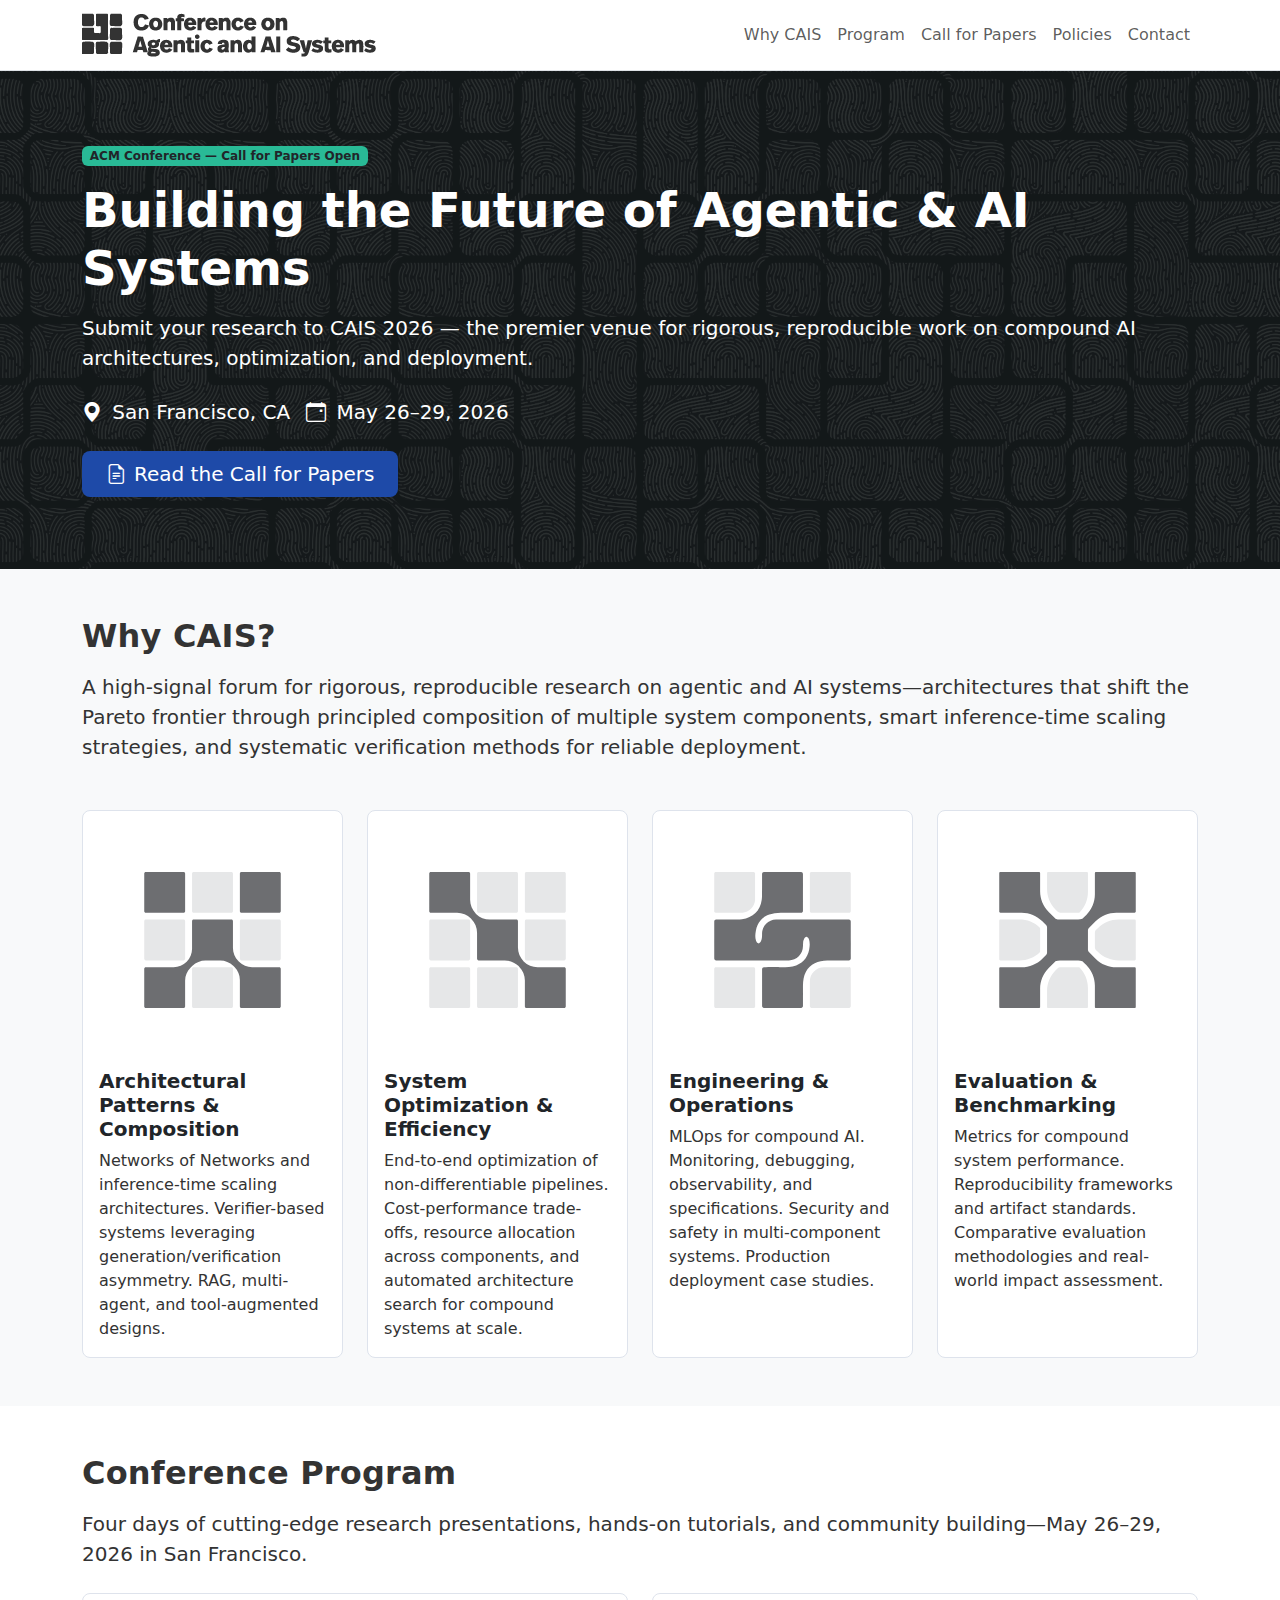
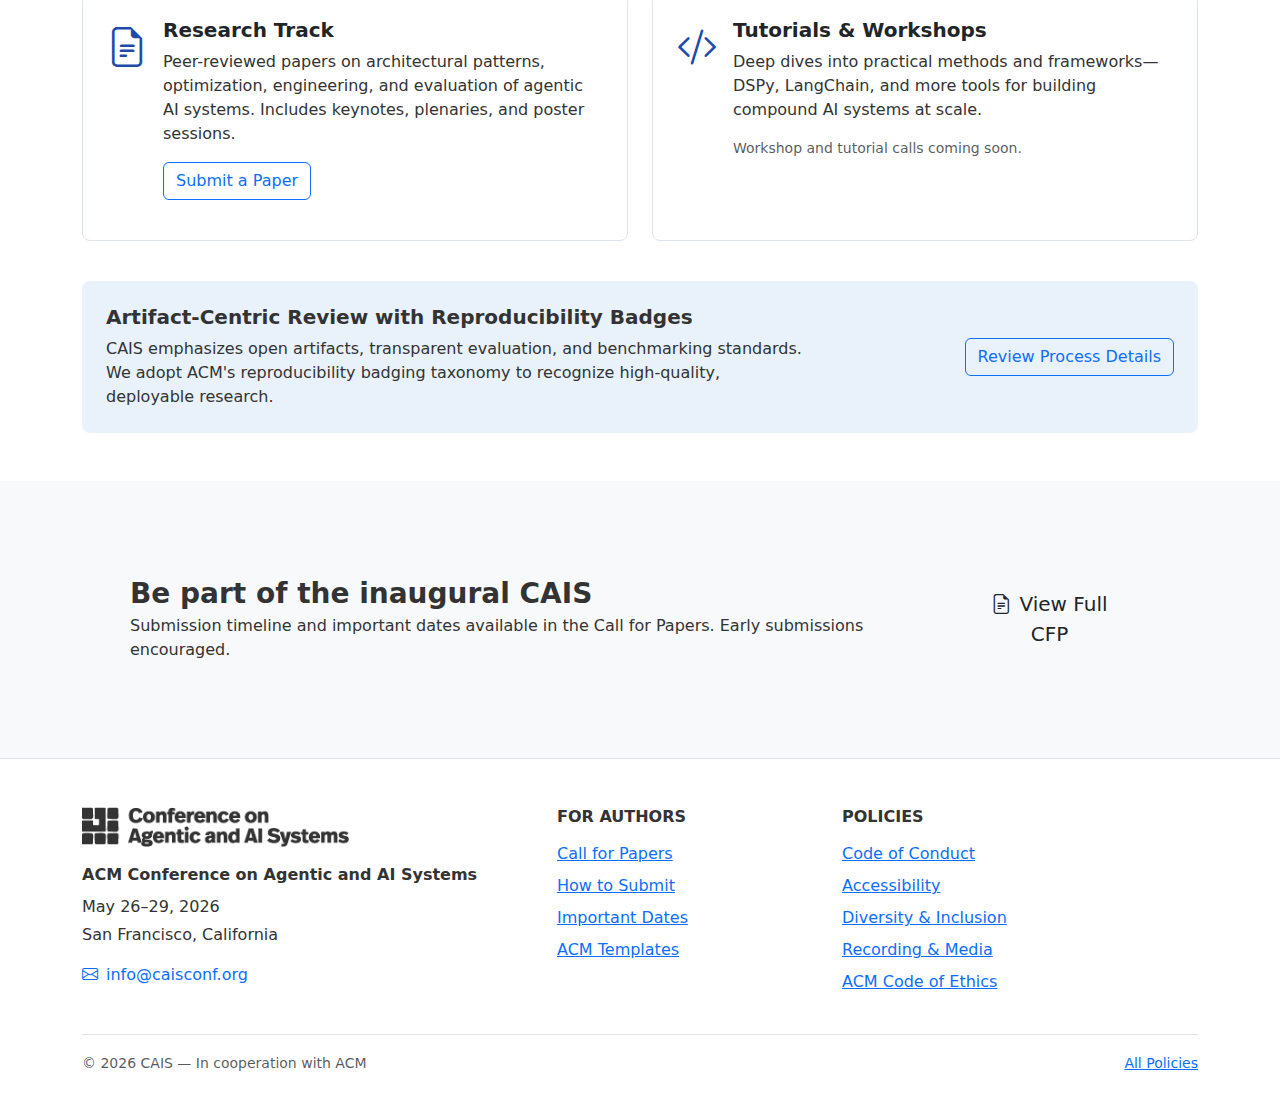
<file: index_OnlyCFP.html>
<!doctype html>
<html lang="en">
<head>
  <meta charset="utf-8" />
  <meta name="viewport" content="width=device-width, initial-scale=1" />
  <title>CAIS 2026 — ACM Conference on Agentic and AI Systems | Call for Papers</title>
  <meta name="description" content="Call for Papers now open for CAIS 2026 — the ACM Conference on Agentic and AI Systems. Submit your research on compound AI architectures, optimization, and deployment. May 26–29, 2026 in San Francisco." />
  
  <!-- Canonical URL -->
  <link rel="canonical" href="https://caisconf.org/" />

  <!-- Open Graph / Twitter -->
  <meta property="og:type" content="website" />
  <meta property="og:title" content="CAIS 2026 — Call for Papers" />
  <meta property="og:description" content="Submit your research on agentic and AI systems. May 26–29, 2026 in San Francisco." />
  <meta property="og:image" content="https://caisconf.org/assets/images/CAIS_hero1.png" />
  <meta property="og:url" content="https://caisconf.org/" />
  <meta name="twitter:card" content="summary_large_image" />

  <!-- Preconnects -->
  <link rel="preconnect" href="https://cdn.jsdelivr.net" crossorigin>

  <!-- Bootstrap 5 CSS -->
  <link href="https://cdn.jsdelivr.net/npm/bootstrap@5.3.3/dist/css/bootstrap.min.css" rel="stylesheet" integrity="sha384-QWTKZyjpPEjISv5WaRU9OFeRpok6YctnYmDr5pNlyT2bRjXh0JMhjY6hW+ALEwIH" crossorigin="anonymous" />

  <!-- Bootstrap Icons -->
  <link href="https://cdn.jsdelivr.net/npm/bootstrap-icons@1.11.3/font/bootstrap-icons.min.css" rel="stylesheet" />

  <!-- Custom Styles -->
  <link href="assets/css/styles.css" rel="stylesheet" />

  <!-- JSON-LD Structured Data -->
  <script type="application/ld+json">
  {
    "@context": "https://schema.org",
    "@type": "Event",
    "name": "CAIS 2026 — ACM Conference on Agentic and AI Systems",
    "description": "The premier venue for rigorous research on compound AI systems, optimization, and deployment.",
    "startDate": "2026-05-26",
    "endDate": "2026-05-29",
    "eventStatus": "https://schema.org/EventScheduled",
    "eventAttendanceMode": "https://schema.org/OfflineEventAttendanceMode",
    "location": {
      "@type": "Place",
      "name": "San Francisco, CA",
      "address": {
        "@type": "PostalAddress",
        "addressLocality": "San Francisco",
        "addressRegion": "CA",
        "addressCountry": "US"
      }
    },
    "organizer": {
      "@type": "Organization",
      "name": "ACM",
      "url": "https://www.acm.org"
    },
    "offers": {
      "@type": "Offer",
      "url": "https://caisconf.org/pages/cais-2026-cfp.html",
      "availability": "https://schema.org/InStock"
    }
  }
  </script>
</head>
<body>

  <!-- Skip to main content (accessibility) -->
  <a href="#main" class="visually-hidden-focusable">Skip to main content</a>

  <!-- ===== NAV ===== -->
  <nav class="navbar navbar-expand-lg bg-white border-bottom sticky-top" aria-label="Primary navigation">
    <div class="container">
      <a class="navbar-brand d-flex align-items-center" href="/" aria-label="CAIS 2026 Home">
        <img src="./assets/images/CAIS Logo Long.png" alt="CAIS 2026" class="brand-logo" loading="eager" decoding="async" style="max-height:6vh; height:auto; width:auto;" />
      </a>
      <button class="navbar-toggler" type="button" data-bs-toggle="collapse" data-bs-target="#navMain" aria-controls="navMain" aria-expanded="false" aria-label="Toggle navigation">
        <span class="navbar-toggler-icon"></span>
      </button>
      <div id="navMain" class="collapse navbar-collapse">
        <ul class="navbar-nav ms-auto mb-2 mb-lg-0 align-items-lg-center">
          <li class="nav-item"><a class="nav-link" href="#why">Why CAIS</a></li>
          <li class="nav-item"><a class="nav-link" href="#program">Program</a></li>
          <li class="nav-item"><a class="nav-link" href="./pages/cais-2026-cfp.html">Call for Papers</a></li>
          <li class="nav-item"><a class="nav-link" href="./pages/policies.html">Policies</a></li>
          <li class="nav-item"><a class="nav-link" href="#contact">Contact</a></li>
        </ul>
      </div>
    </div>
  </nav>

  <!-- ===== MAIN CONTENT ===== -->
  <main id="main">

    <!-- ===== HERO ===== -->
    <header class="hero">
      <div class="container content">
        <div class="row align-items-center">
          <div class="col-12">
            <span class="badge badge-cais text-dark fw-semibold mb-3">ACM Conference — Call for Papers Open</span>
            <h1 class="display-5 fw-bold mb-3">Building the Future of Agentic &amp; AI Systems</h1>
            <p class="lead mb-4">Submit your research to CAIS 2026 — the premier venue for rigorous, reproducible work on compound AI architectures, optimization, and deployment.</p>
            <div class="d-flex flex-wrap align-items-center gap-3 mb-4">
              <span class="fs-5"><i class="bi bi-geo-alt-fill me-1" aria-hidden="true"></i> San Francisco, CA</span>
              <span class="fs-5"><i class="bi bi-calendar-event me-1" aria-hidden="true"></i> May 26–29, 2026</span>
            </div>
            <div class="d-flex flex-wrap gap-2">
              <a href="./pages/cais-2026-cfp.html" class="btn btn-primary btn-lg px-4" style="background:var(--cais-blue); border:none;">
                <i class="bi bi-file-earmark-text me-2"></i>Read the Call for Papers
              </a>
            </div>
          </div>
        </div>
      </div>
    </header>

    <!-- ===== WHY CAIS (Pillars) ===== -->
    <section id="why" class="py-5 bg-light">
      <div class="container">
        <h2 class="section-title mb-3">Why CAIS?</h2>
        <p class="lead mb-5">A high-signal forum for rigorous, reproducible research on agentic and AI systems—architectures that shift the Pareto frontier through principled composition of multiple system components, smart inference-time scaling strategies, and systematic verification methods for reliable deployment.</p>
        <div class="row g-4">
          <div class="col-md-6 col-lg-3">
            <div class="card card-quiet p-3 h-100">
              <img src="./assets/images/Pillars_composition.svg" class="rounded mb-3" alt="Architectural Patterns & Composition" loading="lazy" />
              <h3 class="h5 fw-bold">Architectural Patterns &amp; Composition</h3>
              <p class="mb-0">Networks of Networks and inference-time scaling architectures. Verifier-based systems leveraging generation/verification asymmetry. RAG, multi-agent, and tool-augmented designs.</p>
            </div>
          </div>
          <div class="col-md-6 col-lg-3">
            <div class="card card-quiet p-3 h-100">
              <img src="./assets/images/Pillars_optimization.svg" class="rounded mb-3" alt="System Optimization & Efficiency" loading="lazy" />
              <h3 class="h5 fw-bold">System Optimization &amp; Efficiency</h3>
              <p class="mb-0">End-to-end optimization of non-differentiable pipelines. Cost-performance trade-offs, resource allocation across components, and automated architecture search for compound systems at scale.</p>
            </div>
          </div>
          <div class="col-md-6 col-lg-3">
            <div class="card card-quiet p-3 h-100">
              <img src="./assets/images/Pillars_EngOps.svg" class="rounded mb-3" alt="Engineering & Operations" loading="lazy" />
              <h3 class="h5 fw-bold">Engineering &amp; Operations</h3>
              <p class="mb-0">MLOps for compound AI. Monitoring, debugging, observability, and specifications. Security and safety in multi-component systems. Production deployment case studies.</p>
            </div>
          </div>
          <div class="col-md-6 col-lg-3">
            <div class="card card-quiet p-3 h-100">
              <img src="./assets/images/Pillars_evaluation.svg" class="rounded mb-3" alt="Evaluation & Benchmarking" loading="lazy" />
              <h3 class="h5 fw-bold">Evaluation &amp; Benchmarking</h3>
              <p class="mb-0">Metrics for compound system performance. Reproducibility frameworks and artifact standards. Comparative evaluation methodologies and real-world impact assessment.</p>
            </div>
          </div>
        </div>
      </div>
    </section>

    <!-- ===== PROGRAM PREVIEW ===== -->
    <section id="program" class="py-5">
      <div class="container">
        <h2 class="section-title mb-3">Conference Program</h2>
        <p class="lead mb-4">Four days of cutting-edge research presentations, hands-on tutorials, and community building—May 26–29, 2026 in San Francisco.</p>
        
        <div class="row g-4">
          <div class="col-md-6">
            <div class="card card-quiet p-4 h-100">
              <div class="d-flex align-items-start gap-3 mb-3">
                <div class="flex-shrink-0">
                  <i class="bi bi-file-earmark-text fs-1" style="color:var(--cais-blue);" aria-hidden="true"></i>
                </div>
                <div>
                  <h3 class="h5 fw-bold mb-2">Research Track</h3>
                  <p class="mb-3">Peer-reviewed papers on architectural patterns, optimization, engineering, and evaluation of agentic AI systems. Includes keynotes, plenaries, and poster sessions.</p>
                  <a href="./pages/cais-2026-cfp.html" class="btn btn-outline-primary">Submit a Paper</a>
                </div>
              </div>
            </div>
          </div>
          <div class="col-md-6">
            <div class="card card-quiet p-4 h-100">
              <div class="d-flex align-items-start gap-3 mb-3">
                <div class="flex-shrink-0">
                  <i class="bi bi-code-slash fs-1" style="color:var(--cais-blue);" aria-hidden="true"></i>
                </div>
                <div>
                  <h3 class="h5 fw-bold mb-2">Tutorials &amp; Workshops</h3>
                  <p class="mb-3">Deep dives into practical methods and frameworks—DSPy, LangChain, and more tools for building compound AI systems at scale.</p>
                  <p class="text-muted mb-0 small">Workshop and tutorial calls coming soon.</p>
                </div>
              </div>
            </div>
          </div>
        </div>

        <!-- Rigor & Recognition (simplified) -->
        <div class="row g-4 mt-3">
          <div class="col-12">
            <div class="highlight-box p-4">
              <div class="row align-items-center">
                <div class="col-lg-8">
                  <h3 class="h5 fw-bold mb-2">Artifact-Centric Review with Reproducibility Badges</h3>
                  <p class="mb-0">CAIS emphasizes open artifacts, transparent evaluation, and benchmarking standards. We adopt ACM's reproducibility badging taxonomy to recognize high-quality, deployable research.</p>
                </div>
                <div class="col-lg-4 text-lg-end mt-3 mt-lg-0">
                  <a href="./pages/cais-2026-cfp.html#review" class="btn btn-outline-primary">Review Process Details</a>
                </div>
              </div>
            </div>
          </div>
        </div>
      </div>
    </section>

    <!-- ===== CTA BAND ===== -->
    <section class="py-5 bg-light">
      <div class="container">
        <div class="cta-band p-4 p-lg-5 d-flex flex-column flex-lg-row align-items-lg-center justify-content-between gap-3">
          <div>
            <h2 class="h3 fw-bold mb-1">Be part of the inaugural CAIS</h2>
            <p class="mb-0">Submission timeline and important dates available in the Call for Papers. Early submissions encouraged.</p>
          </div>
          <div>
            <a class="btn btn-light btn-lg text-dark px-4" href="./pages/cais-2026-cfp.html">
              <i class="bi bi-file-earmark-text me-2"></i>View Full CFP
            </a>
          </div>
        </div>
      </div>
    </section>

  </main>

  <!-- ===== FOOTER ===== -->
  <footer id="contact" class="pt-5 pb-4 border-top">
    <div class="container">
      <div class="row g-4">
        <div class="col-md-5">
          <div class="d-flex align-items-center mb-3">
            <img src="assets/images/CAIS Logo Long.png" alt="CAIS 2026" style="max-height:40px; width:auto;" />
          </div>
          <p class="mb-2"><strong>ACM Conference on Agentic and AI Systems</strong></p>
          <p class="mb-1">May 26–29, 2026</p>
          <p class="mb-3">San Francisco, California</p>
          <p class="mb-0">
            <a href="mailto:info@caisconf.org" class="text-decoration-none">
              <i class="bi bi-envelope me-2"></i>info@caisconf.org
            </a>
          </p>
        </div>
        <div class="col-md-3">
          <h6 class="text-uppercase fw-bold mb-3">For Authors</h6>
          <ul class="list-unstyled">
            <li class="mb-2"><a href="./pages/cais-2026-cfp.html">Call for Papers</a></li>
            <li class="mb-2"><a href="./pages/cais-2026-cfp.html#submission">How to Submit</a></li>
            <li class="mb-2"><a href="./pages/cais-2026-cfp.html#dates">Important Dates</a></li>
            <li class="mb-2"><a href="https://www.acm.org/publications/proceedings-template" target="_blank" rel="noopener">ACM Templates</a></li>
          </ul>
        </div>
        <div class="col-md-4">
          <h6 class="text-uppercase fw-bold mb-3">Policies</h6>
          <ul class="list-unstyled">
            <li class="mb-2"><a href="./pages/cais-2026-code-of-conduct.html">Code of Conduct</a></li>
            <li class="mb-2"><a href="./pages/cais-2026-accessibility.html">Accessibility</a></li>
            <li class="mb-2"><a href="./pages/cais-2026-diversity-inclusion.html">Diversity &amp; Inclusion</a></li>
            <li class="mb-2"><a href="./pages/cais-2026-recording-media.html">Recording &amp; Media</a></li>
            <li class="mb-2"><a href="https://www.acm.org/code-of-ethics" target="_blank" rel="noopener">ACM Code of Ethics</a></li>
          </ul>
        </div>
      </div>
      <div class="border-top mt-4 pt-3">
        <div class="row">
          <div class="col-md-6">
            <small class="text-muted">© 2026 CAIS — In cooperation with ACM</small>
          </div>
          <div class="col-md-6 text-md-end">
            <small><a href="./pages/policies.html">All Policies</a></small>
          </div>
        </div>
      </div>
    </div>
  </footer>

  <!-- Bootstrap JS -->
  <script src="https://cdn.jsdelivr.net/npm/bootstrap@5.3.3/dist/js/bootstrap.bundle.min.js" integrity="sha384-YvpcrYf0tY3lHB60NNkmXc5s9fDVZLESaAA55NDzOxhy9GkcIdslK1eN7N6jIeHz" crossorigin="anonymous" defer></script>

  <!-- Navigation helpers -->
  <script>
    // Close mobile nav on link click
    window.addEventListener('DOMContentLoaded', function(){
      const navMain = document.getElementById('navMain');
      navMain.querySelectorAll('a.nav-link').forEach(function(link){
        link.addEventListener('click', function(){
          const bsCollapse = bootstrap.Collapse.getInstance(navMain);
          if (bsCollapse) bsCollapse.hide();
        });
      });
    });

    // Smooth scroll with reduced motion respect
    (function(){
      const links = document.querySelectorAll('a[href^="#"]');
      const prefersReduced = window.matchMedia('(prefers-reduced-motion: reduce)').matches;
      links.forEach(link => link.addEventListener('click', e => {
        const id = link.getAttribute('href');
        if(id.length > 1){
          const target = document.querySelector(id);
          if(target){
            e.preventDefault();
            target.scrollIntoView({ behavior: prefersReduced ? 'auto' : 'smooth', block: 'start' });
          }
        }
      }));
    })();
  </script>
</body>
</html>
</file>
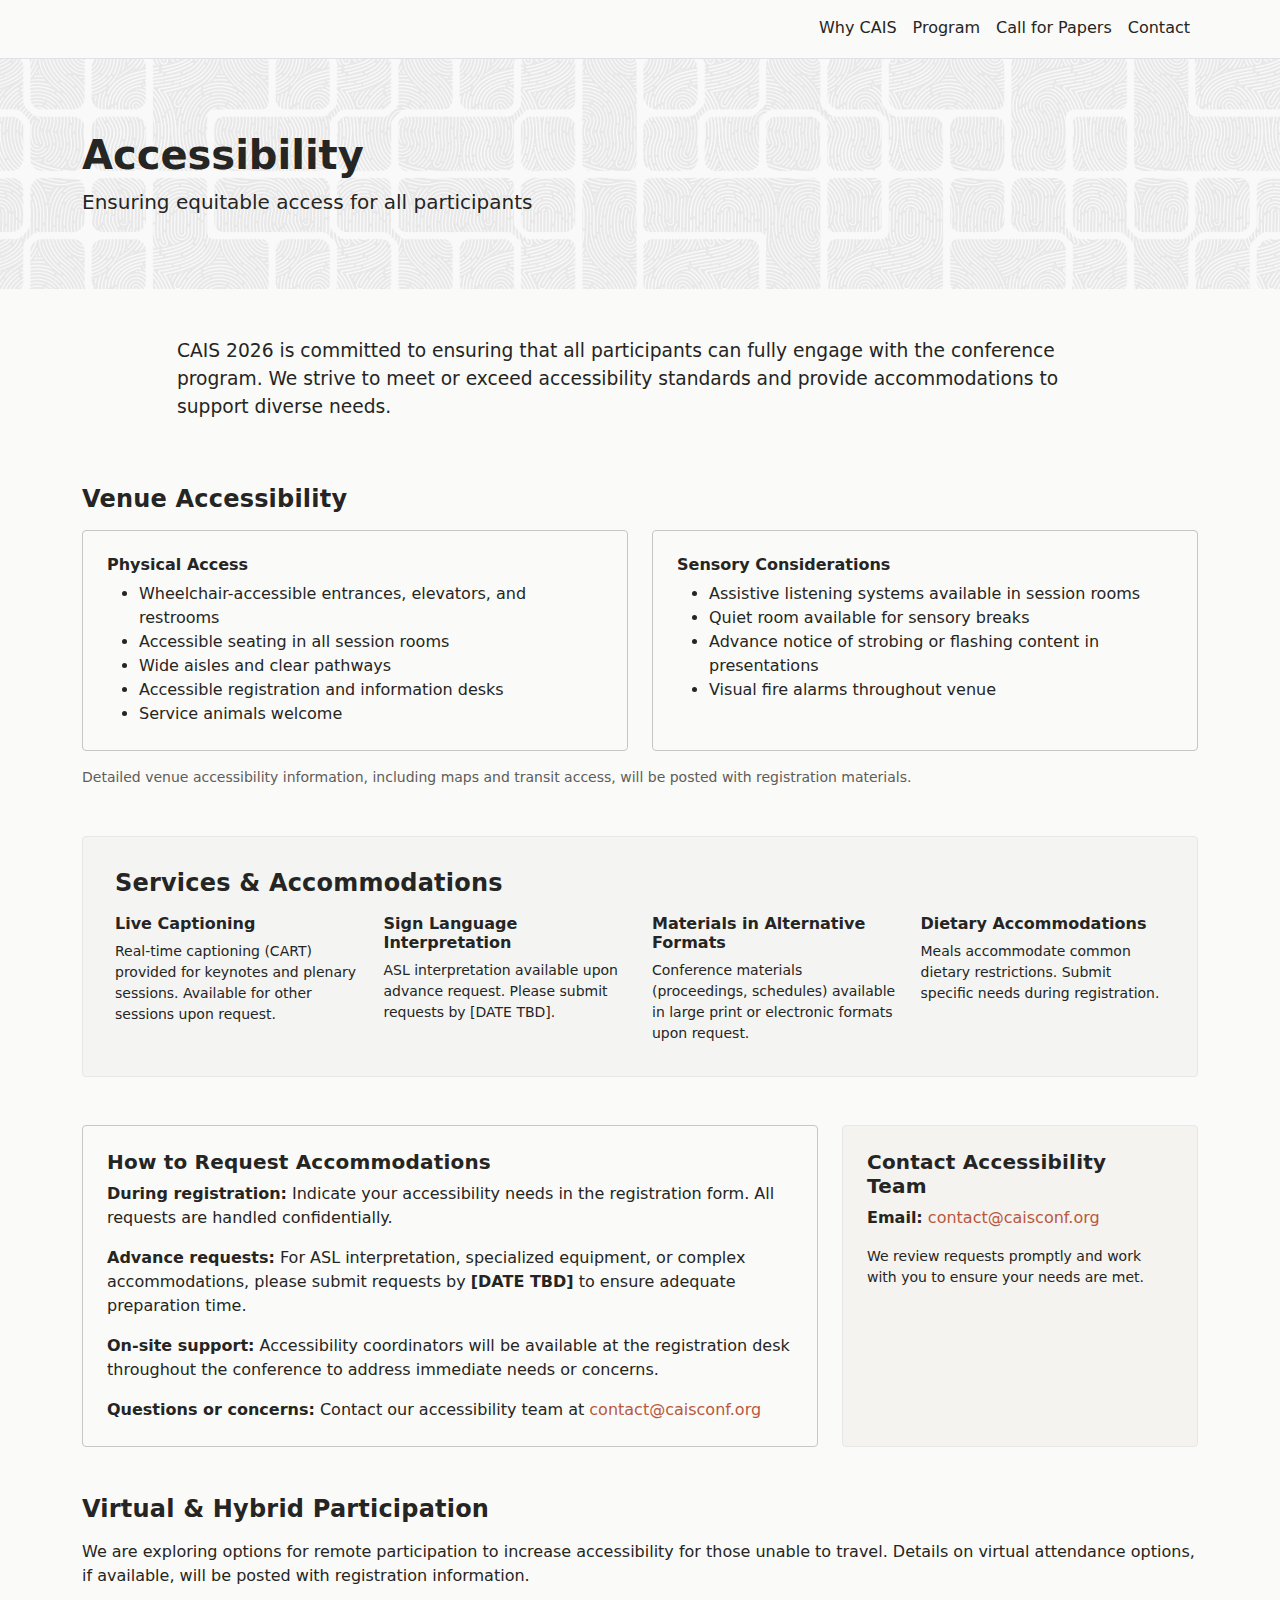
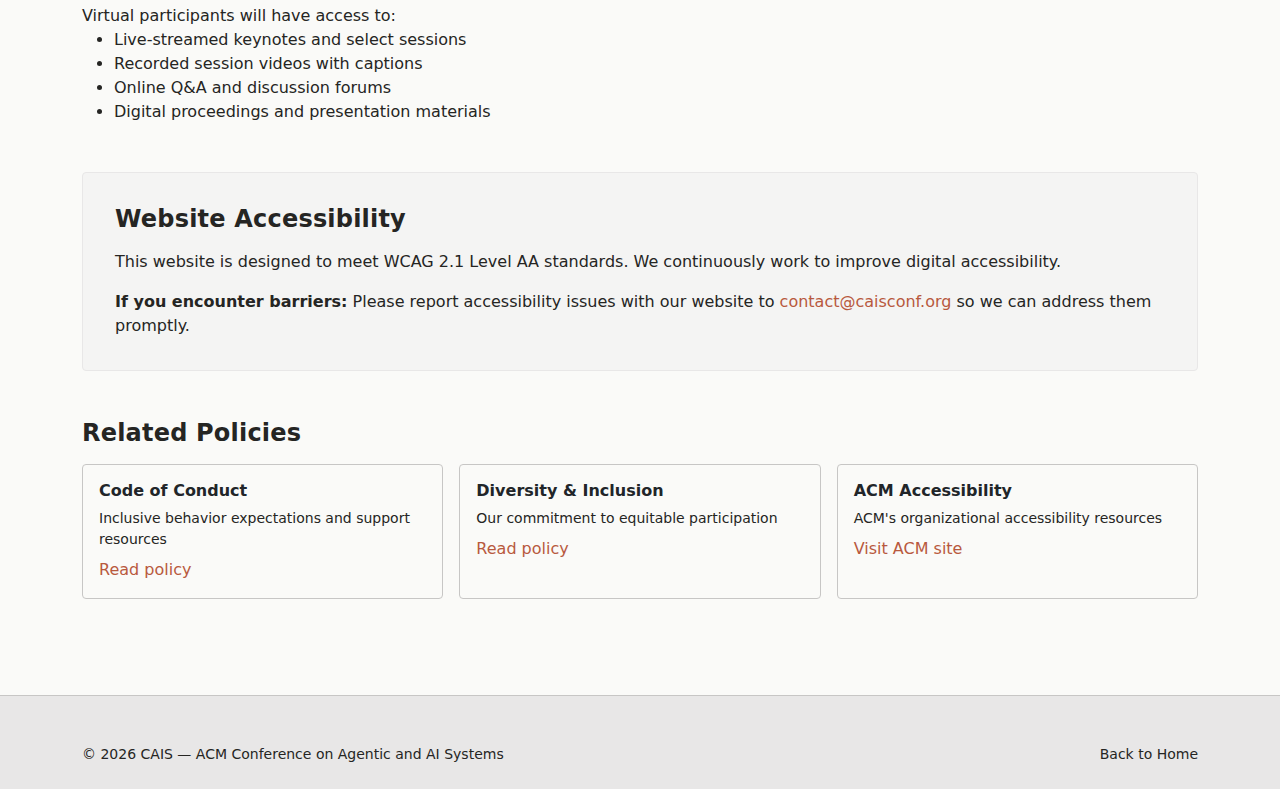
<file: pages/accessibility.html>
<!doctype html>
<html lang="en">
<head>
  <meta charset="utf-8" />
  <meta name="viewport" content="width=device-width, initial-scale=1" />
  <title>Accessibility — CAIS 2026</title>
  
  <!-- Canonical URL -->
  <link rel="canonical" href="https://caisconf.org/pages/accessibility.html" />
  
  <link href="https://cdn.jsdelivr.net/npm/bootstrap@5.3.3/dist/css/bootstrap.min.css" rel="stylesheet" />
  <link href="https://cdn.jsdelivr.net/npm/bootstrap-icons@1.11.3/font/bootstrap-icons.min.css" rel="stylesheet" />
  
  <style>
    /* ============================================
       CAIS 2026 - Design System
       Color Palette: Terracotta + Olive + Warm Monochrome
       ============================================ */

    :root {
      /* Terracotta System (Primary Accent - 20-25% max) */
      --terracotta-deep: #B8593E;
      --terracotta-medium: #C4735A;
      --terracotta-light: #D89380;

      /* Olive System (CMPND Connection - 10-15%) */
      --olive-moss: #6B7F5A;
      --olive-clay: #956C58;
      --olive-sage: #8A9E78;

      /* Warm Monochrome Foundation (60-70%) */
      --seasalt: #FAFAF8;
      --eerie-black: #252523;
      --davys-gray: #5E5D59;
      --silver: #C7C6C5;
      --platinum: #e8e7e7;
    }

    body { 
      color: var(--eerie-black);
      background-color: var(--seasalt);
      font-synthesis-weight: none;
    }

    h1, h2, h3, h4, h5, h6, p { 
      color: var(--eerie-black);
    }

    /* Hero Section */
    .coc-hero {
      position: relative;
      background: url('../assets/images/hero ultralight gradient.png') center/cover no-repeat;
      color: var(--eerie-black);
      padding: 4.5rem 0;
    }

    .coc-hero h1, .coc-hero p {
      color: var(--eerie-black);
    }

    /* Navigation */
    .navbar {
      background-color: var(--seasalt) !important;
      border-bottom: 1px solid var(--platinum);
    }

    .navbar-brand {
      padding-top: 0.5rem;
      padding-bottom: 0.5rem;
    }

    .nav-link {
      color: var(--eerie-black) !important;
      font-weight: 500;
      border-bottom: 2px solid transparent;
      transition: border-color 200ms linear;
    }

    .nav-link:hover {
      color: var(--eerie-black) !important;
      border-bottom: 2px solid var(--terracotta-deep);
    }

    .nav-link.active {
      color: var(--eerie-black) !important;
      border-bottom: 2px solid var(--terracotta-deep);
    }

    /* Component Styles */
    .section-title { 
      font-weight: 700; 
      letter-spacing: .2px; 
      margin-top: 0;
      color: var(--eerie-black);
    }

    .card, .card-quiet, .info-card {
      border: 1px solid var(--silver);
      border-radius: 4px;
      padding: 1.5rem;
      background: var(--seasalt);
      transition: border-color 200ms linear;
      height: 100%;
    }

    .card:hover, .card-quiet:hover, .info-card:hover {
      border-color: var(--olive-moss);
    }

    .highlight-box {
      background: rgba(149, 108, 88, 0.05);
      padding: 1.5rem;
      border-radius: 4px;
      height: 100%;
      border: 1px solid var(--platinum);
    }

    .quick-links-callout {
      background: rgba(149, 108, 88, 0.05);
      border-radius: 4px;
      padding: 1.5rem;
      border: 1px solid var(--platinum);
    }

    .banded {
      background: rgba(232, 231, 231, 0.3);
      padding: 2rem;
      border-radius: 4px;
      border: 1px solid var(--platinum);
    }

    /* Buttons */
    .btn-primary {
      background: transparent;
      border: 2px solid var(--terracotta-deep);
      color: var(--terracotta-deep);
      border-radius: 4px;
      font-weight: 600;
      transition: background-color 200ms linear, color 200ms linear;
    }

    .btn-primary:hover {
      background: var(--terracotta-deep);
      border-color: var(--terracotta-deep);
      color: var(--seasalt);
    }

    .btn-outline-primary {
      background: transparent;
      border: 2px solid var(--terracotta-deep);
      color: var(--terracotta-deep);
      border-radius: 4px;
      font-weight: 600;
      transition: background-color 200ms linear, color 200ms linear;
    }

    .btn-outline-primary:hover {
      background: var(--terracotta-deep);
      border-color: var(--terracotta-deep);
      color: var(--seasalt);
    }

    /* Links */
    a {
      color: var(--terracotta-deep);
      text-decoration: none;
      transition: color 200ms linear;
    }

    a:hover {
      color: var(--terracotta-medium);
      text-decoration: underline;
    }

    a:focus, button:focus, .btn:focus {
      outline: 2px solid var(--terracotta-deep);
      outline-offset: 2px;
    }

    /* Utility Classes */
    .border-primary {
      border-color: var(--terracotta-deep) !important;
    }

    .bg-primary {
      background-color: var(--terracotta-deep) !important;
    }

    .bg-light {
      background-color: var(--platinum) !important;
    }

    .text-primary {
      color: var(--terracotta-deep) !important;
    }

    .text-muted {
      color: var(--davys-gray) !important;
    }

    /* Footer */
    footer {
      background-color: var(--platinum);
      color: var(--eerie-black);
      border-top: 1px solid var(--silver);
    }

    footer a {
      color: var(--eerie-black);
      text-decoration: none;
    }

    footer a:hover {
      color: var(--olive-moss);
      text-decoration: underline;
    }

    /* Additional Styles */
    .intro-text { 
      font-size: 14pt; 
    }

    /* Accessibility */
    .visually-hidden-focusable:not(:focus):not(:focus-within) {
      position: absolute !important;
      width: 1px !important;
      height: 1px !important;
      padding: 0 !important;
      margin: -1px !important;
      overflow: hidden !important;
      clip: rect(0,0,0,0) !important;
      white-space: nowrap !important;
      border: 0 !important;
    }

    .visually-hidden-focusable:focus,
    .visually-hidden-focusable:focus-within {
      position: static !important;
      width: auto !important;
      height: auto !important;
      overflow: visible !important;
      clip: auto !important;
      white-space: normal !important;
    }

    /* Print Styles */
    @media print {
      .navbar, footer, .btn {
        display: none;
      }
      
      body {
        color: #000;
      }
      
      a {
        text-decoration: none;
        color: #000;
      }
      
      a[href^="http"]:after {
        content: " (" attr(href) ")";
        font-size: 90%;
      }
    }
  </style>
</head>
<body>
  <!-- Skip to main content -->
  <a href="#main" class="visually-hidden-focusable">Skip to main content</a>

  <nav class="navbar navbar-expand-lg bg-white border-bottom sticky-top" aria-label="Primary navigation">
    <div class="container">
      <a class="navbar-brand d-flex align-items-center" href="../index.html" aria-label="CAIS 2026 Home">
        <img src="../assets/images/CAIS Logo Long.svg" 
             alt="CAIS 2026" 
             class="brand-logo" 
             loading="eager" 
             decoding="async" 
             style="max-height:6vh; height:auto; width:auto;" />
      </a>
      <button class="navbar-toggler" type="button" data-bs-toggle="collapse" data-bs-target="#navMain" aria-controls="navMain" aria-expanded="false" aria-label="Toggle navigation">
        <span class="navbar-toggler-icon"></span>
      </button>
      <div id="navMain" class="collapse navbar-collapse">
        <ul class="navbar-nav ms-auto">
          <li class="nav-item"><a class="nav-link" href="../index.html#why">Why CAIS</a></li>
          <li class="nav-item"><a class="nav-link" href="../index.html#program">Program</a></li>
          <li class="nav-item"><a class="nav-link" href="./cfp.html">Call for Papers</a></li>
          <li class="nav-item"><a class="nav-link" href="mailto:contact@caisconf.org">Contact</a></li>
        </ul>
      </div>
    </div>
  </nav>

  <header class="coc-hero">
    <div class="container">
      <h1 class="display-6 fw-bold">Accessibility</h1>
      <p class="lead mb-0">Ensuring equitable access for all participants</p>
    </div>
  </header>

  <main id="main" class="container py-5">
    <!-- Intro -->
    <div class="row mb-5">
      <div class="col-lg-10 mx-auto">
        <p class="intro-text">CAIS 2026 is committed to ensuring that all participants can fully engage with the conference program. We strive to meet or exceed accessibility standards and provide accommodations to support diverse needs.</p>
      </div>
    </div>

    <!-- Venue Accessibility -->
    <section class="mb-5">
      <h2 class="section-title h4 mb-3">Venue Accessibility</h2>
      <div class="row g-4">
        <div class="col-md-6">
          <div class="info-card">
            <h3 class="h6 fw-bold">Physical Access</h3>
            <ul class="mb-0">
              <li>Wheelchair-accessible entrances, elevators, and restrooms</li>
              <li>Accessible seating in all session rooms</li>
              <li>Wide aisles and clear pathways</li>
              <li>Accessible registration and information desks</li>
              <li>Service animals welcome</li>
            </ul>
          </div>
        </div>
        <div class="col-md-6">
          <div class="info-card">
            <h3 class="h6 fw-bold">Sensory Considerations</h3>
            <ul class="mb-0">
              <li>Assistive listening systems available in session rooms</li>
              <li>Quiet room available for sensory breaks</li>
              <li>Advance notice of strobing or flashing content in presentations</li>
              <li>Visual fire alarms throughout venue</li>
            </ul>
          </div>
        </div>
      </div>
      <p class="mt-3 text-muted small">Detailed venue accessibility information, including maps and transit access, will be posted with registration materials.</p>
    </section>

    <!-- Services & Accommodations -->
    <section class="banded mb-5">
      <h2 class="section-title h4 mb-3">Services &amp; Accommodations</h2>
      <div class="row g-4">
        <div class="col-md-6 col-lg-3">
          <h3 class="h6 fw-bold">Live Captioning</h3>
          <p class="mb-0 small">Real-time captioning (CART) provided for keynotes and plenary sessions. Available for other sessions upon request.</p>
        </div>
        <div class="col-md-6 col-lg-3">
          <h3 class="h6 fw-bold">Sign Language Interpretation</h3>
          <p class="mb-0 small">ASL interpretation available upon advance request. Please submit requests by [DATE TBD].</p>
        </div>
        <div class="col-md-6 col-lg-3">
          <h3 class="h6 fw-bold">Materials in Alternative Formats</h3>
          <p class="mb-0 small">Conference materials (proceedings, schedules) available in large print or electronic formats upon request.</p>
        </div>
        <div class="col-md-6 col-lg-3">
          <h3 class="h6 fw-bold">Dietary Accommodations</h3>
          <p class="mb-0 small">Meals accommodate common dietary restrictions. Submit specific needs during registration.</p>
        </div>
      </div>
    </section>

    <!-- Requesting Accommodations -->
    <section class="mb-5">
      <div class="row g-4">
        <div class="col-lg-8">
          <div class="info-card">
            <h2 class="section-title h5">How to Request Accommodations</h2>
            <p><strong>During registration:</strong> Indicate your accessibility needs in the registration form. All requests are handled confidentially.</p>
            <p><strong>Advance requests:</strong> For ASL interpretation, specialized equipment, or complex accommodations, please submit requests by <strong>[DATE TBD]</strong> to ensure adequate preparation time.</p>
            <p><strong>On-site support:</strong> Accessibility coordinators will be available at the registration desk throughout the conference to address immediate needs or concerns.</p>
            <p class="mb-0"><strong>Questions or concerns:</strong> Contact our accessibility team at <a href="mailto:contact@caisconf.org">contact@caisconf.org</a></p>
          </div>
        </div>
        <div class="col-lg-4">
          <div class="highlight-box">
            <h2 class="section-title h5">Contact Accessibility Team</h2>
            <p><strong>Email:</strong> <a href="mailto:contact@caisconf.org">contact@caisconf.org</a></p>
            <p class="mb-0 small">We review requests promptly and work with you to ensure your needs are met.</p>
          </div>
        </div>
      </div>
    </section>

    <!-- Virtual/Hybrid Participation -->
    <section class="mb-5">
      <h2 class="section-title h4 mb-3">Virtual &amp; Hybrid Participation</h2>
      <p>We are exploring options for remote participation to increase accessibility for those unable to travel. Details on virtual attendance options, if available, will be posted with registration information.</p>
      <p class="mb-0">Virtual participants will have access to:</p>
      <ul>
        <li>Live-streamed keynotes and select sessions</li>
        <li>Recorded session videos with captions</li>
        <li>Online Q&A and discussion forums</li>
        <li>Digital proceedings and presentation materials</li>
      </ul>
    </section>

    <!-- Website Accessibility -->
    <section class="banded mb-5">
      <h2 class="section-title h4 mb-3">Website Accessibility</h2>
      <p>This website is designed to meet WCAG 2.1 Level AA standards. We continuously work to improve digital accessibility.</p>
      <p class="mb-0"><strong>If you encounter barriers:</strong> Please report accessibility issues with our website to <a href="mailto:contact@caisconf.org">contact@caisconf.org</a> so we can address them promptly.</p>
    </section>

    <!-- Related Policies -->
    <section class="mb-5">
      <h2 class="section-title h4 mb-3">Related Policies</h2>
      <div class="row g-3">
        <div class="col-md-4">
          <div class="card card-quiet p-3">
            <h3 class="h6 fw-bold mb-2">Code of Conduct</h3>
            <p class="mb-2 small">Inclusive behavior expectations and support resources</p>
            <a href="./codeofconduct.html" class="stretched-link">Read policy</a>
          </div>
        </div>
        <div class="col-md-4">
          <div class="card card-quiet p-3">
            <h3 class="h6 fw-bold mb-2">Diversity & Inclusion</h3>
            <p class="mb-2 small">Our commitment to equitable participation</p>
            <a href="./inclusion.html" class="stretched-link">Read policy</a>
          </div>
        </div>
        <div class="col-md-4">
          <div class="card card-quiet p-3">
            <h3 class="h6 fw-bold mb-2">ACM Accessibility</h3>
            <p class="mb-2 small">ACM's organizational accessibility resources</p>
            <a href="https://www.acm.org/accessibility" class="stretched-link" target="_blank" rel="noopener">Visit ACM site</a>
          </div>
        </div>
      </div>
    </section>
  </main>

  <footer class="pt-5 pb-4">
    <div class="container d-flex justify-content-between align-items-center">
      <small>© 2026 CAIS — ACM Conference on Agentic and AI Systems</small>
      <a class="small" href="../index.html">Back to Home</a>
    </div>
  </footer>

  <script src="https://cdn.jsdelivr.net/npm/bootstrap@5.3.3/dist/js/bootstrap.bundle.min.js" defer></script>
</body>
</html>
</file>
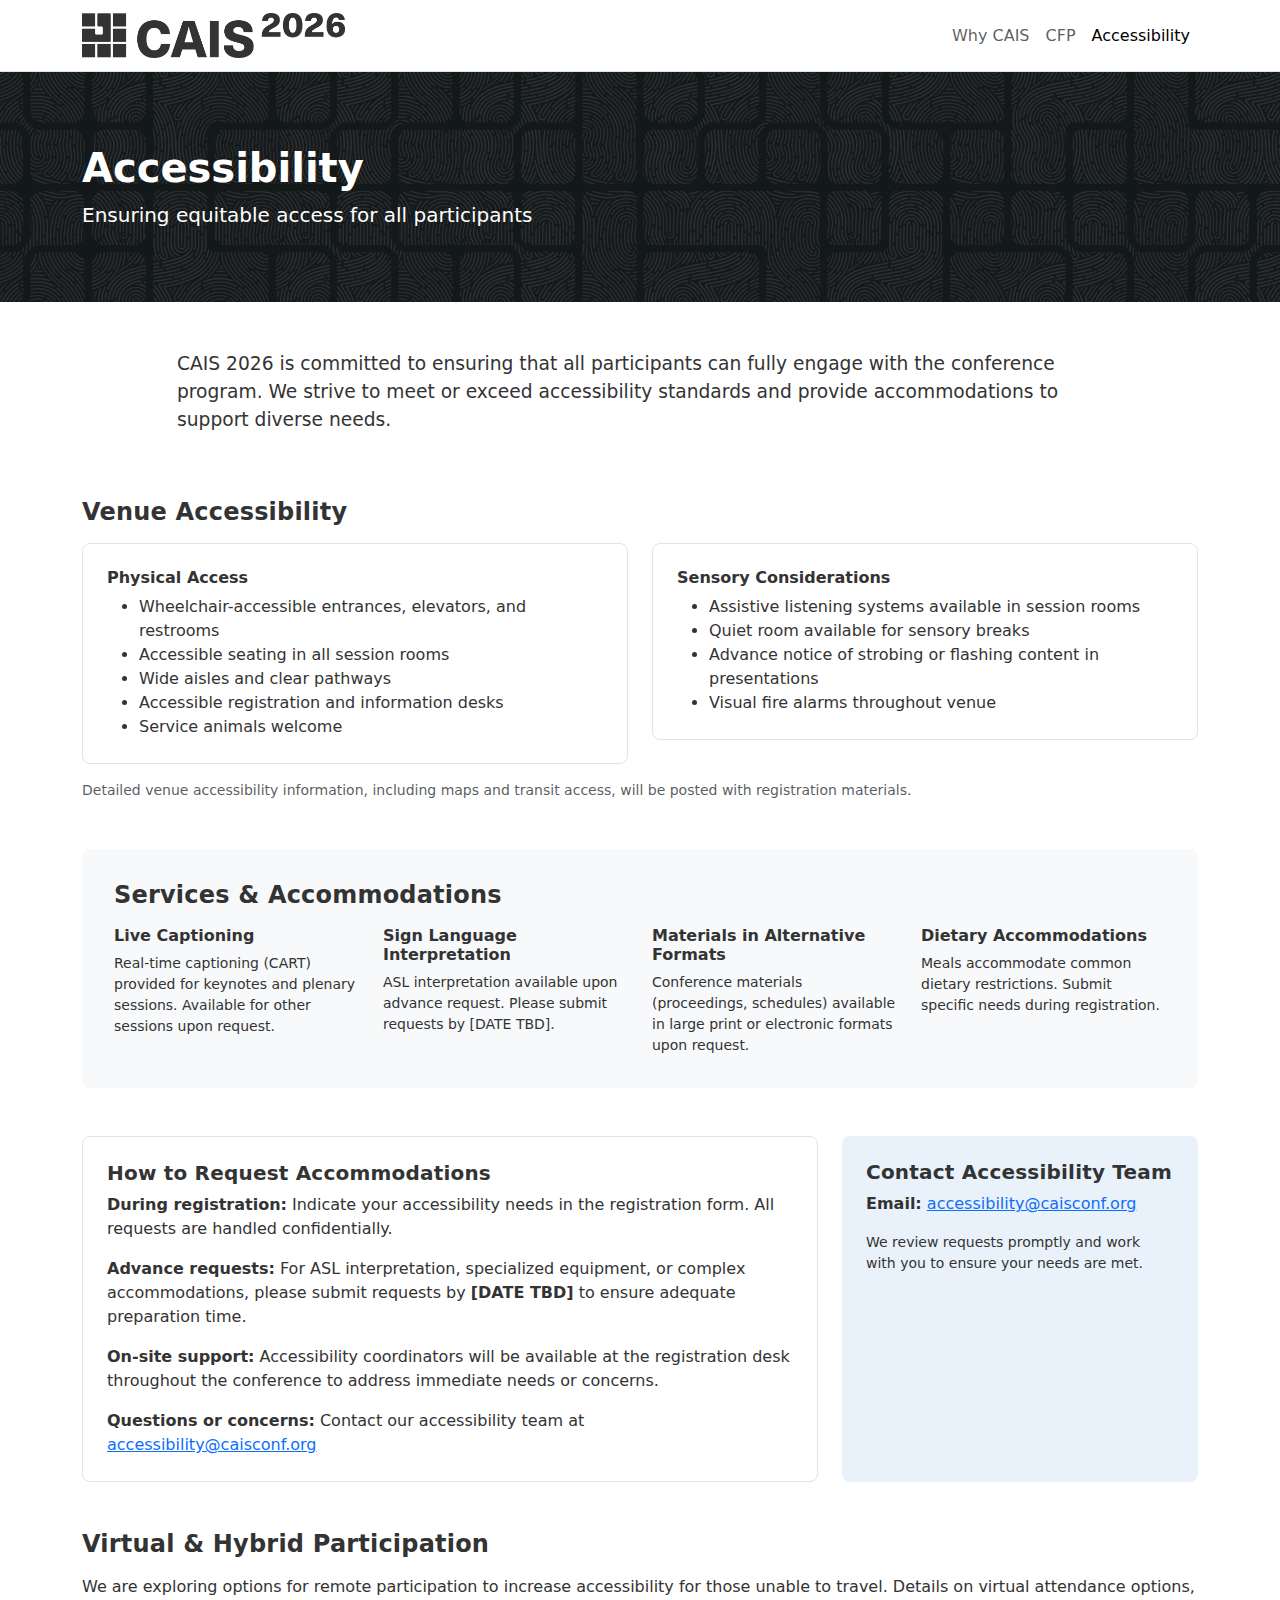
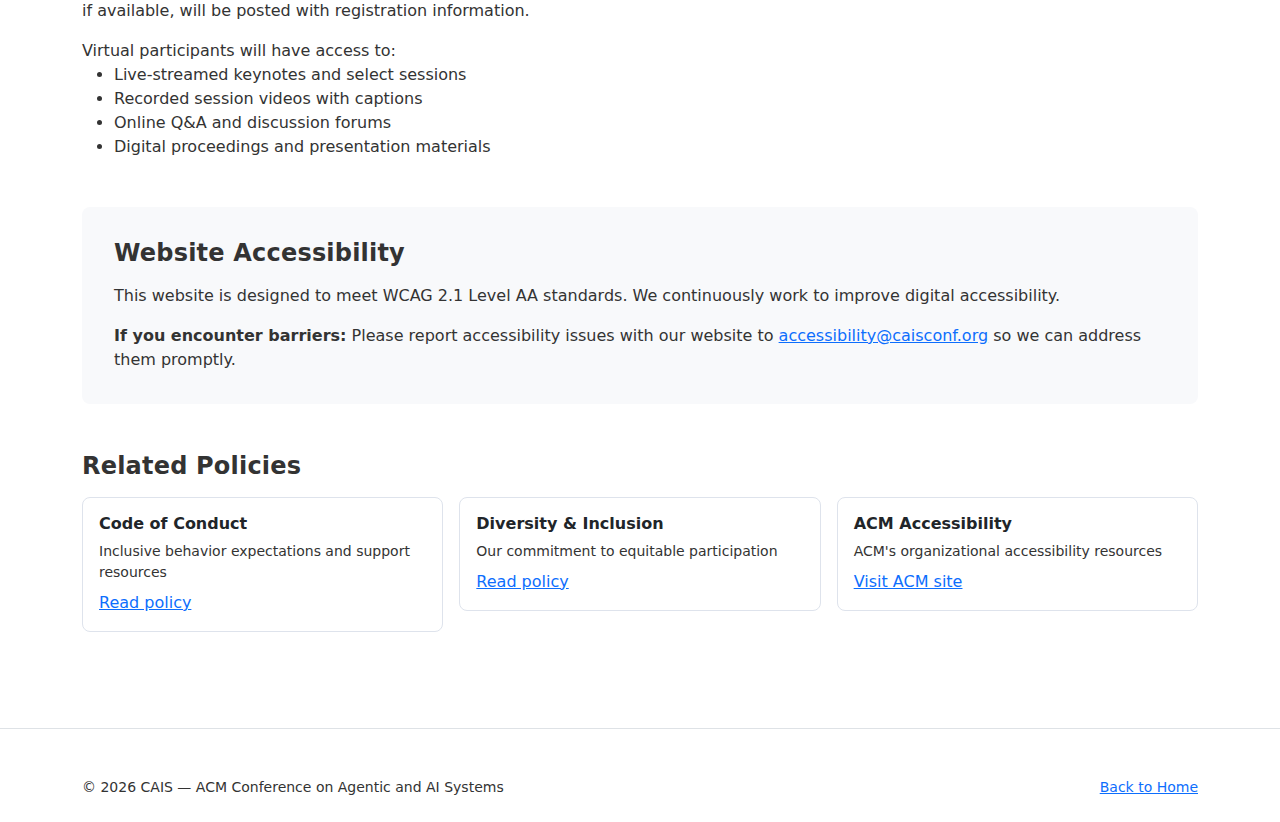
<file: pages/cais-2026-accessibility.html>
<!doctype html>
<html lang="en">
<head>
  <meta charset="utf-8" />
  <meta name="viewport" content="width=device-width, initial-scale=1" />
  <title>Accessibility — CAIS 2026</title>
  <link href="https://cdn.jsdelivr.net/npm/bootstrap@5.3.3/dist/css/bootstrap.min.css" rel="stylesheet" />
  <link href="https://cdn.jsdelivr.net/npm/bootstrap-icons@1.11.3/font/bootstrap-icons.min.css" rel="stylesheet" />
  <!-- Custom Styles -->
  <link href="../assets/css/styles.css" rel="stylesheet" />
  <style>
    .intro-text { font-size: 14pt; }
  </style>
</head>
<body>
  <nav class="navbar navbar-expand-lg bg-white border-bottom sticky-top" aria-label="Primary">
    <div class="container">
      <a class="navbar-brand" href="../index.html">
        <img src="../assets/images/cais LOGO wordmark lockup _ short w 2026.png" alt="CAIS 2026 Wordmark" style="max-height:45px; height:auto; width:auto;" />
      </a>
      <button class="navbar-toggler" type="button" data-bs-toggle="collapse" data-bs-target="#navMain"><span class="navbar-toggler-icon"></span></button>
      <div id="navMain" class="collapse navbar-collapse">
        <ul class="navbar-nav ms-auto">
          <li class="nav-item"><a class="nav-link" href="../index.html#why">Why CAIS</a></li>
          <li class="nav-item"><a class="nav-link" href="./cfp.html">CFP</a></li>
          <li class="nav-item"><a class="nav-link active" aria-current="page" href="#">Accessibility</a></li>
        </ul>
      </div>
    </div>
  </nav>

  <header class="coc-hero">
    <div class="container">
      <h1 class="display-6 fw-bold">Accessibility</h1>
      <p class="lead mb-0">Ensuring equitable access for all participants</p>
    </div>
  </header>

  <main class="container py-5">
    <!-- Intro -->
    <div class="row mb-5">
      <div class="col-lg-10 mx-auto">
        <p class="intro-text">CAIS 2026 is committed to ensuring that all participants can fully engage with the conference program. We strive to meet or exceed accessibility standards and provide accommodations to support diverse needs.</p>
      </div>
    </div>

    <!-- Venue Accessibility -->
    <section class="mb-5">
      <h2 class="section-title h4 mb-3">Venue Accessibility</h2>
      <div class="row g-4">
        <div class="col-md-6">
          <div class="info-card">
            <h3 class="h6 fw-bold">Physical Access</h3>
            <ul class="mb-0">
              <li>Wheelchair-accessible entrances, elevators, and restrooms</li>
              <li>Accessible seating in all session rooms</li>
              <li>Wide aisles and clear pathways</li>
              <li>Accessible registration and information desks</li>
              <li>Service animals welcome</li>
            </ul>
          </div>
        </div>
        <div class="col-md-6">
          <div class="info-card">
            <h3 class="h6 fw-bold">Sensory Considerations</h3>
            <ul class="mb-0">
              <li>Assistive listening systems available in session rooms</li>
              <li>Quiet room available for sensory breaks</li>
              <li>Advance notice of strobing or flashing content in presentations</li>
              <li>Visual fire alarms throughout venue</li>
            </ul>
          </div>
        </div>
      </div>
      <p class="mt-3 text-muted small">Detailed venue accessibility information, including maps and transit access, will be posted with registration materials.</p>
    </section>

    <!-- Services & Accommodations -->
    <section class="banded mb-5">
      <h2 class="section-title h4 mb-3">Services &amp; Accommodations</h2>
      <div class="row g-4">
        <div class="col-md-6 col-lg-3">
          <h3 class="h6 fw-bold">Live Captioning</h3>
          <p class="mb-0 small">Real-time captioning (CART) provided for keynotes and plenary sessions. Available for other sessions upon request.</p>
        </div>
        <div class="col-md-6 col-lg-3">
          <h3 class="h6 fw-bold">Sign Language Interpretation</h3>
          <p class="mb-0 small">ASL interpretation available upon advance request. Please submit requests by [DATE TBD].</p>
        </div>
        <div class="col-md-6 col-lg-3">
          <h3 class="h6 fw-bold">Materials in Alternative Formats</h3>
          <p class="mb-0 small">Conference materials (proceedings, schedules) available in large print or electronic formats upon request.</p>
        </div>
        <div class="col-md-6 col-lg-3">
          <h3 class="h6 fw-bold">Dietary Accommodations</h3>
          <p class="mb-0 small">Meals accommodate common dietary restrictions. Submit specific needs during registration.</p>
        </div>
      </div>
    </section>

    <!-- Requesting Accommodations -->
    <section class="mb-5">
      <div class="row g-4">
        <div class="col-lg-8">
          <div class="info-card">
            <h2 class="section-title h5">How to Request Accommodations</h2>
            <p><strong>During registration:</strong> Indicate your accessibility needs in the registration form. All requests are handled confidentially.</p>
            <p><strong>Advance requests:</strong> For ASL interpretation, specialized equipment, or complex accommodations, please submit requests by <strong>[DATE TBD]</strong> to ensure adequate preparation time.</p>
            <p><strong>On-site support:</strong> Accessibility coordinators will be available at the registration desk throughout the conference to address immediate needs or concerns.</p>
            <p class="mb-0"><strong>Questions or concerns:</strong> Contact our accessibility team at <a href="mailto:accessibility@caisconf.org">accessibility@caisconf.org</a></p>
          </div>
        </div>
        <div class="col-lg-4">
          <div class="highlight-box">
            <h2 class="section-title h5">Contact Accessibility Team</h2>
            <p><strong>Email:</strong> <a href="mailto:accessibility@caisconf.org">accessibility@caisconf.org</a></p>
            <p class="mb-0 small">We review requests promptly and work with you to ensure your needs are met.</p>
          </div>
        </div>
      </div>
    </section>

    <!-- Virtual/Hybrid Participation -->
    <section class="mb-5">
      <h2 class="section-title h4 mb-3">Virtual &amp; Hybrid Participation</h2>
      <p>We are exploring options for remote participation to increase accessibility for those unable to travel. Details on virtual attendance options, if available, will be posted with registration information.</p>
      <p class="mb-0">Virtual participants will have access to:</p>
      <ul>
        <li>Live-streamed keynotes and select sessions</li>
        <li>Recorded session videos with captions</li>
        <li>Online Q&A and discussion forums</li>
        <li>Digital proceedings and presentation materials</li>
      </ul>
    </section>

    <!-- Website Accessibility -->
    <section class="banded mb-5">
      <h2 class="section-title h4 mb-3">Website Accessibility</h2>
      <p>This website is designed to meet WCAG 2.1 Level AA standards. We continuously work to improve digital accessibility.</p>
      <p class="mb-0"><strong>If you encounter barriers:</strong> Please report accessibility issues with our website to <a href="mailto:accessibility@caisconf.org">accessibility@caisconf.org</a> so we can address them promptly.</p>
    </section>

    <!-- Related Policies -->
    <section class="mb-5">
      <h2 class="section-title h4 mb-3">Related Policies</h2>
      <div class="row g-3">
        <div class="col-md-4">
          <div class="card card-quiet p-3">
            <h3 class="h6 fw-bold mb-2">Code of Conduct</h3>
            <p class="mb-2 small">Inclusive behavior expectations and support resources</p>
            <a href="./code-of-conduct.html" class="stretched-link">Read policy</a>
          </div>
        </div>
        <div class="col-md-4">
          <div class="card card-quiet p-3">
            <h3 class="h6 fw-bold mb-2">Diversity & Inclusion</h3>
            <p class="mb-2 small">Our commitment to equitable participation</p>
            <a href="./diversity-inclusion.html" class="stretched-link">Read policy</a>
          </div>
        </div>
        <div class="col-md-4">
          <div class="card card-quiet p-3">
            <h3 class="h6 fw-bold mb-2">ACM Accessibility</h3>
            <p class="mb-2 small">ACM's organizational accessibility resources</p>
            <a href="https://www.acm.org/accessibility" class="stretched-link">Visit ACM site</a>
          </div>
        </div>
      </div>
    </section>
  </main>

  <footer class="pt-5 pb-4 border-top">
    <div class="container d-flex justify-content-between align-items-center">
      <small>© 2026 CAIS — ACM Conference on Agentic and AI Systems</small>
      <a class="small" href="../index.html">Back to Home</a>
    </div>
  </footer>

  <script src="https://cdn.jsdelivr.net/npm/bootstrap@5.3.3/dist/js/bootstrap.bundle.min.js" defer></script>
</body>
</html>
</file>
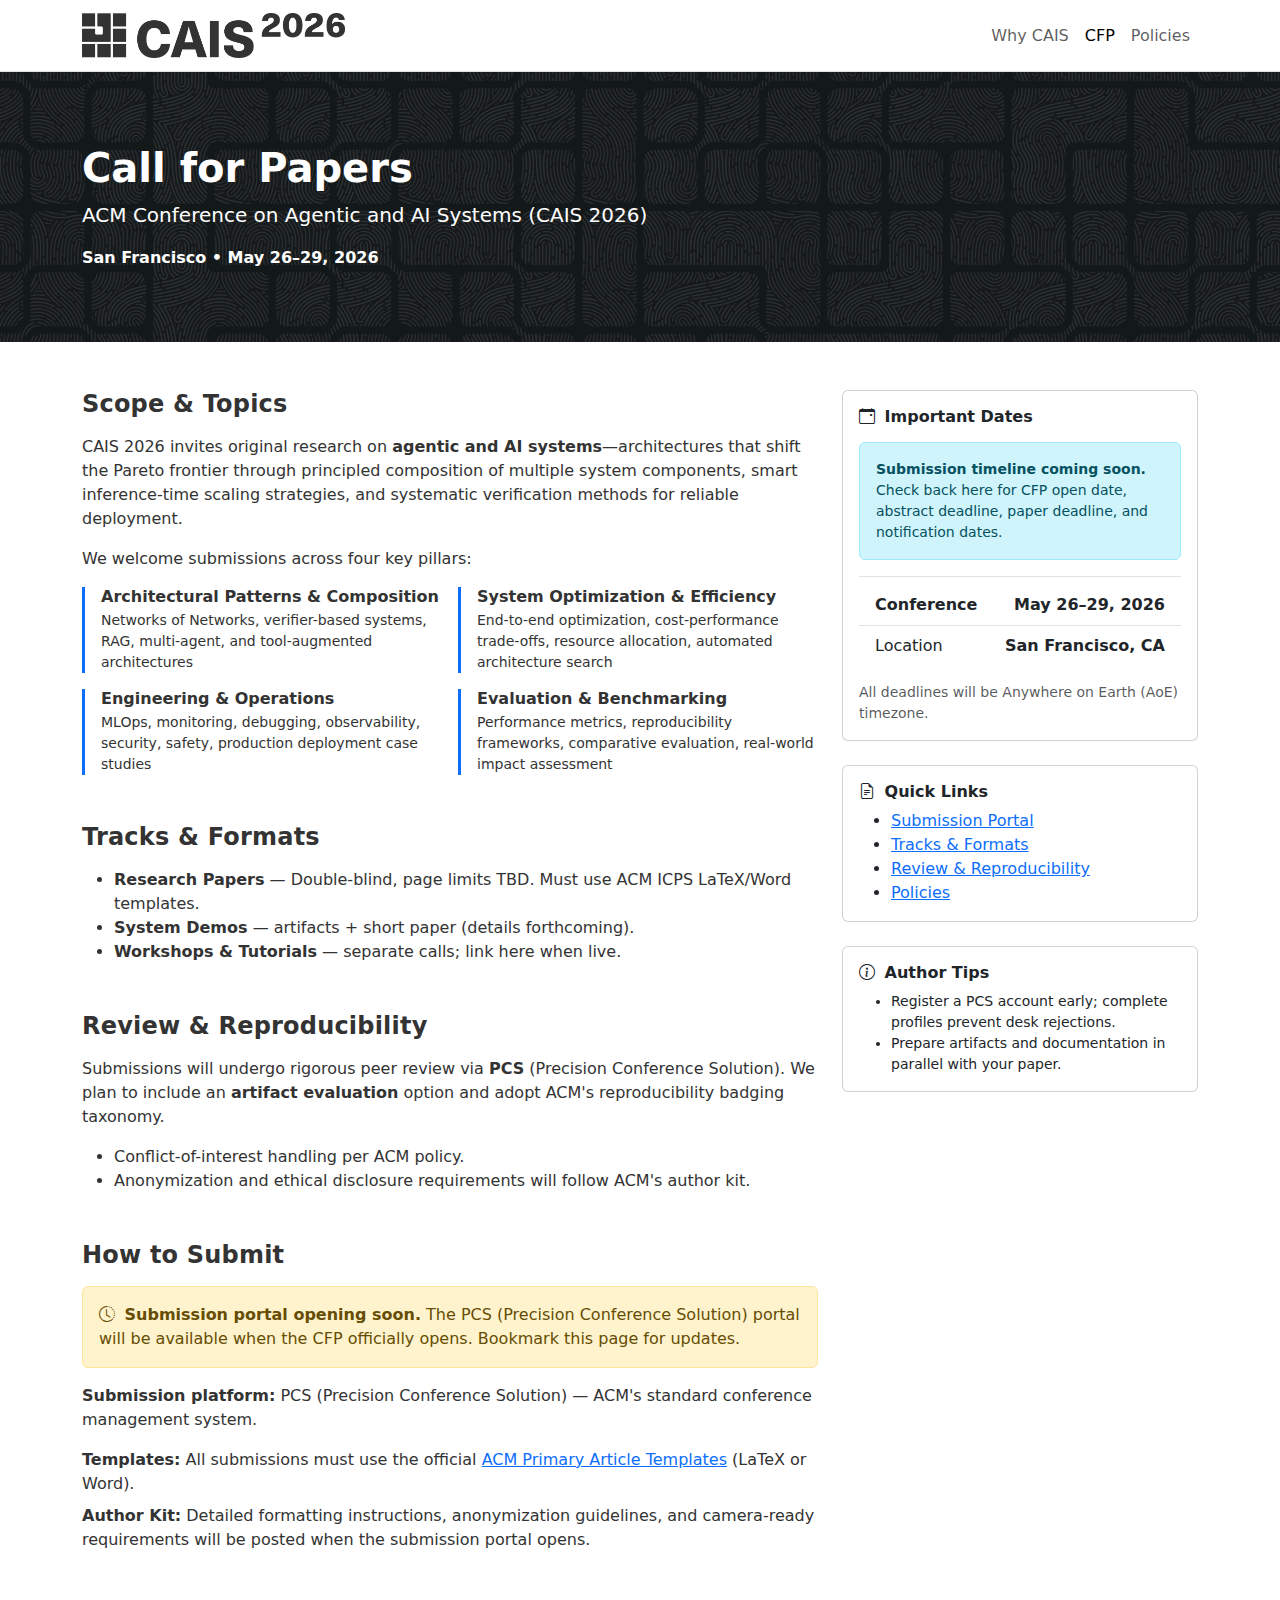
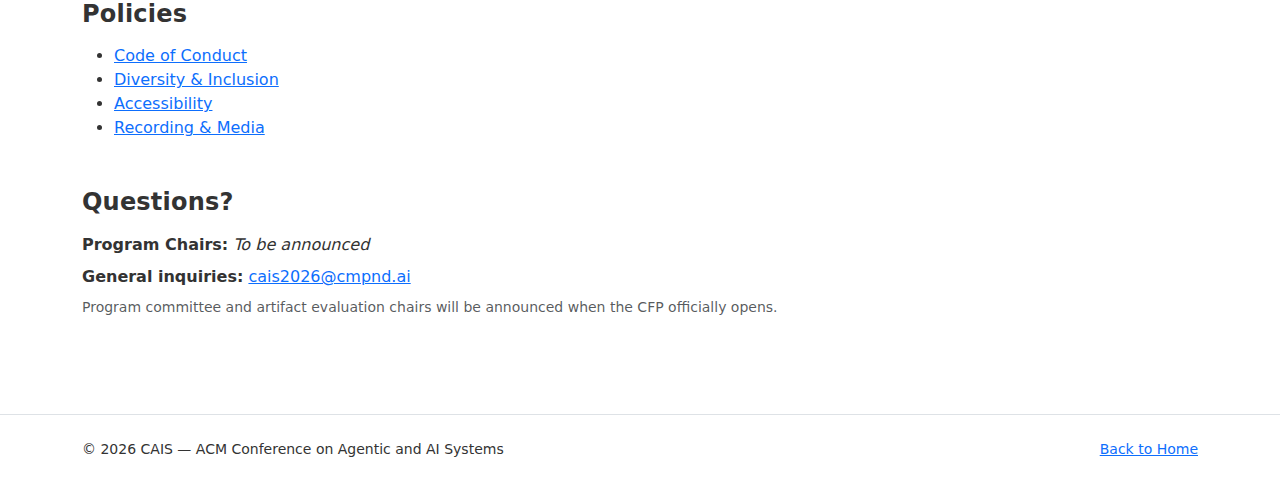
<file: pages/cais-2026-cfp.html>
<!doctype html>
<html lang="en">
<head>
  <meta charset="utf-8" />
  <meta name="viewport" content="width=device-width, initial-scale=1" />
  <title>Call for Papers — CAIS 2026</title>
  <meta name="description" content="Call for Papers for CAIS 2026 — ACM Conference on Agentic and AI Systems." />
  
  <!-- Canonical URL -->
  <link rel="canonical" href="https://caisconf.org/pages/cais-2026-cfp.html" />
  
  <link href="https://cdn.jsdelivr.net/npm/bootstrap@5.3.3/dist/css/bootstrap.min.css" rel="stylesheet" />
  <link href="https://cdn.jsdelivr.net/npm/bootstrap-icons@1.11.3/font/bootstrap-icons.min.css" rel="stylesheet" />
  <!-- Custom Styles -->
  <link href="../assets/css/styles.css" rel="stylesheet" />
</head>
<body>
  <nav class="navbar navbar-expand-lg bg-white border-bottom sticky-top" aria-label="Primary">
    <div class="container">
      <a class="navbar-brand" href="../index.html">
        <img src="../assets/images/cais LOGO wordmark lockup _ short w 2026.png" alt="CAIS 2026 Wordmark" style="max-height:45px; height:auto; width:auto;" />
      </a>
      <button class="navbar-toggler" type="button" data-bs-toggle="collapse" data-bs-target="#navMain"><span class="navbar-toggler-icon"></span></button>
      <div id="navMain" class="collapse navbar-collapse">
        <ul class="navbar-nav ms-auto">
          <li class="nav-item"><a class="nav-link" href="../index.html#why">Why CAIS</a></li>
          <li class="nav-item"><a class="nav-link active" aria-current="page" href="#">CFP</a></li>
          <li class="nav-item"><a class="nav-link" href="./cais-2026-code-of-conduct.html">Policies</a></li>
        </ul>
      </div>
    </div>
  </nav>

  <header class="cfp-hero">
    <div class="container">
      <h1 class="display-6 fw-bold">Call for Papers</h1>
      <p class="lead mb-3">ACM Conference on Agentic and AI Systems (CAIS 2026)</p>
      <p class="mb-0"><strong>San Francisco • May 26–29, 2026</strong></p>
    </div>
  </header>

  <main class="py-5">
    <div class="container">
      <div class="row g-4">
        <div class="col-lg-8">
          <section id="scope" class="anchor mb-5">
            <h2 class="section-title h4 mb-3">Scope &amp; Topics</h2>
            <p class="mb-3">CAIS 2026 invites original research on <strong>agentic and AI systems</strong>—architectures that shift the Pareto frontier through principled composition of multiple system components, smart inference-time scaling strategies, and systematic verification methods for reliable deployment.</p>
            <p class="mb-3">We welcome submissions across four key pillars:</p>
            <div class="row g-3 mb-3">
              <div class="col-md-6">
                <div class="border-start border-3 border-primary ps-3">
                  <h3 class="h6 fw-bold mb-1">Architectural Patterns &amp; Composition</h3>
                  <p class="small mb-0">Networks of Networks, verifier-based systems, RAG, multi-agent, and tool-augmented architectures</p>
                </div>
              </div>
              <div class="col-md-6">
                <div class="border-start border-3 border-primary ps-3">
                  <h3 class="h6 fw-bold mb-1">System Optimization &amp; Efficiency</h3>
                  <p class="small mb-0">End-to-end optimization, cost-performance trade-offs, resource allocation, automated architecture search</p>
                </div>
              </div>
              <div class="col-md-6">
                <div class="border-start border-3 border-primary ps-3">
                  <h3 class="h6 fw-bold mb-1">Engineering &amp; Operations</h3>
                  <p class="small mb-0">MLOps, monitoring, debugging, observability, security, safety, production deployment case studies</p>
                </div>
              </div>
              <div class="col-md-6">
                <div class="border-start border-3 border-primary ps-3">
                  <h3 class="h6 fw-bold mb-1">Evaluation &amp; Benchmarking</h3>
                  <p class="small mb-0">Performance metrics, reproducibility frameworks, comparative evaluation, real-world impact assessment</p>
                </div>
              </div>
            </div>
          </section>

          <section id="tracks" class="anchor mb-5">
            <h2 class="section-title h4 mb-3">Tracks &amp; Formats</h2>
            <ul>
              <li><strong>Research Papers</strong> — Double-blind, page limits TBD. Must use ACM ICPS LaTeX/Word templates.</li>
              <li><strong>System Demos</strong> — artifacts + short paper (details forthcoming).</li>
              <li><strong>Workshops &amp; Tutorials</strong> — separate calls; link here when live.</li>
            </ul>
          </section>

          <section id="review" class="anchor mb-5">
            <h2 class="section-title h4 mb-3">Review &amp; Reproducibility</h2>
            <p>Submissions will undergo rigorous peer review via <strong>PCS</strong> (Precision Conference Solution). We plan to include an <strong>artifact evaluation</strong> option and adopt ACM's reproducibility badging taxonomy.</p>
            <ul>
              <li>Conflict-of-interest handling per ACM policy.</li>
              <li>Anonymization and ethical disclosure requirements will follow ACM's author kit.</li>
            </ul>
          </section>

          <section id="submission" class="anchor mb-5">
            <h2 class="section-title h4 mb-3">How to Submit</h2>
            <div class="alert alert-warning mb-3">
              <strong><i class="bi bi-clock-history me-1"></i> Submission portal opening soon.</strong> The PCS (Precision Conference Solution) portal will be available when the CFP officially opens. Bookmark this page for updates.
            </div>
            <p><strong>Submission platform:</strong> PCS (Precision Conference Solution) — ACM's standard conference management system.</p>
            <div class="mt-3">
              <p class="mb-2"><strong>Templates:</strong> All submissions must use the official <a href="https://www.acm.org/publications/proceedings-template" target="_blank">ACM Primary Article Templates</a> (LaTeX or Word).</p>
              <p class="mb-0"><strong>Author Kit:</strong> Detailed formatting instructions, anonymization guidelines, and camera-ready requirements will be posted when the submission portal opens.</p>
            </div>
          </section>

          <section id="policies" class="anchor mb-5">
            <h2 class="section-title h4 mb-3">Policies</h2>
            <ul>
              <li><a href="./cais-2026-code-of-conduct.html">Code of Conduct</a></li>
              <li><a href="./cais-2026-diversity-inclusion.html">Diversity &amp; Inclusion</a></li>
              <li><a href="./cais-2026-accessibility.html">Accessibility</a></li>
              <li><a href="./cais-2026-recording-media.html">Recording &amp; Media</a></li>
            </ul>
          </section>

          <section id="contact" class="anchor mb-5">
            <h2 class="section-title h4 mb-3">Questions?</h2>
            <p class="mb-2"><strong>Program Chairs:</strong> <em>To be announced</em></p>
            <p class="mb-2"><strong>General inquiries:</strong> <a href="mailto:cais2026@cmpnd.ai">cais2026@cmpnd.ai</a></p>
            <p class="mb-0 small text-muted">Program committee and artifact evaluation chairs will be announced when the CFP officially opens.</p>
          </section>
        </div>

        <div class="col-lg-4">
          <aside>
            <div class="card dates-card mb-4">
              <div class="card-body">
                <h3 class="h6 fw-bold mb-3"><i class="bi bi-calendar-event me-1"></i> Important Dates</h3>
                <div class="alert alert-info mb-3 small">
                  <strong>Submission timeline coming soon.</strong> Check back here for CFP open date, abstract deadline, paper deadline, and notification dates.
                </div>
                <ul class="list-group list-group-flush">
                  <li class="list-group-item d-flex justify-content-between align-items-center border-top pt-3">
                    <span><strong>Conference</strong></span>
                    <span class="fw-bold">May 26–29, 2026</span>
                  </li>
                  <li class="list-group-item d-flex justify-content-between align-items-center">
                    <span>Location</span>
                    <span class="fw-semibold">San Francisco, CA</span>
                  </li>
                </ul>
                <p class="mt-3 mb-0 text-muted small">All deadlines will be Anywhere on Earth (AoE) timezone.</p>
              </div>
            </div>

            <div class="card mb-4">
              <div class="card-body">
                <h3 class="h6 fw-bold mb-2"><i class="bi bi-file-earmark-text me-1"></i> Quick Links</h3>
                <ul class="mb-0">
                  <li><a href="#submission">Submission Portal</a></li>
                  <li><a href="#tracks">Tracks &amp; Formats</a></li>
                  <li><a href="#review">Review &amp; Reproducibility</a></li>
                  <li><a href="#policies">Policies</a></li>
                </ul>
              </div>
            </div>

            <div class="card">
              <div class="card-body">
                <h3 class="h6 fw-bold mb-2"><i class="bi bi-info-circle me-1"></i> Author Tips</h3>
                <ul class="small mb-0">
                  <li>Register a PCS account early; complete profiles prevent desk rejections.</li>
                  <li>Prepare artifacts and documentation in parallel with your paper.</li>
                </ul>
              </div>
            </div>
          </aside>
        </div>
      </div>
    </div>
  </main>

  <footer class="py-4 border-top">
    <div class="container d-flex justify-content-between align-items-center">
      <small>© 2026 CAIS — ACM Conference on Agentic and AI Systems</small>
      <a class="small" href="../index.html">Back to Home</a>
    </div>
  </footer>

  <script src="https://cdn.jsdelivr.net/npm/bootstrap@5.3.3/dist/js/bootstrap.bundle.min.js" defer></script>
</body>
</html>
</file>
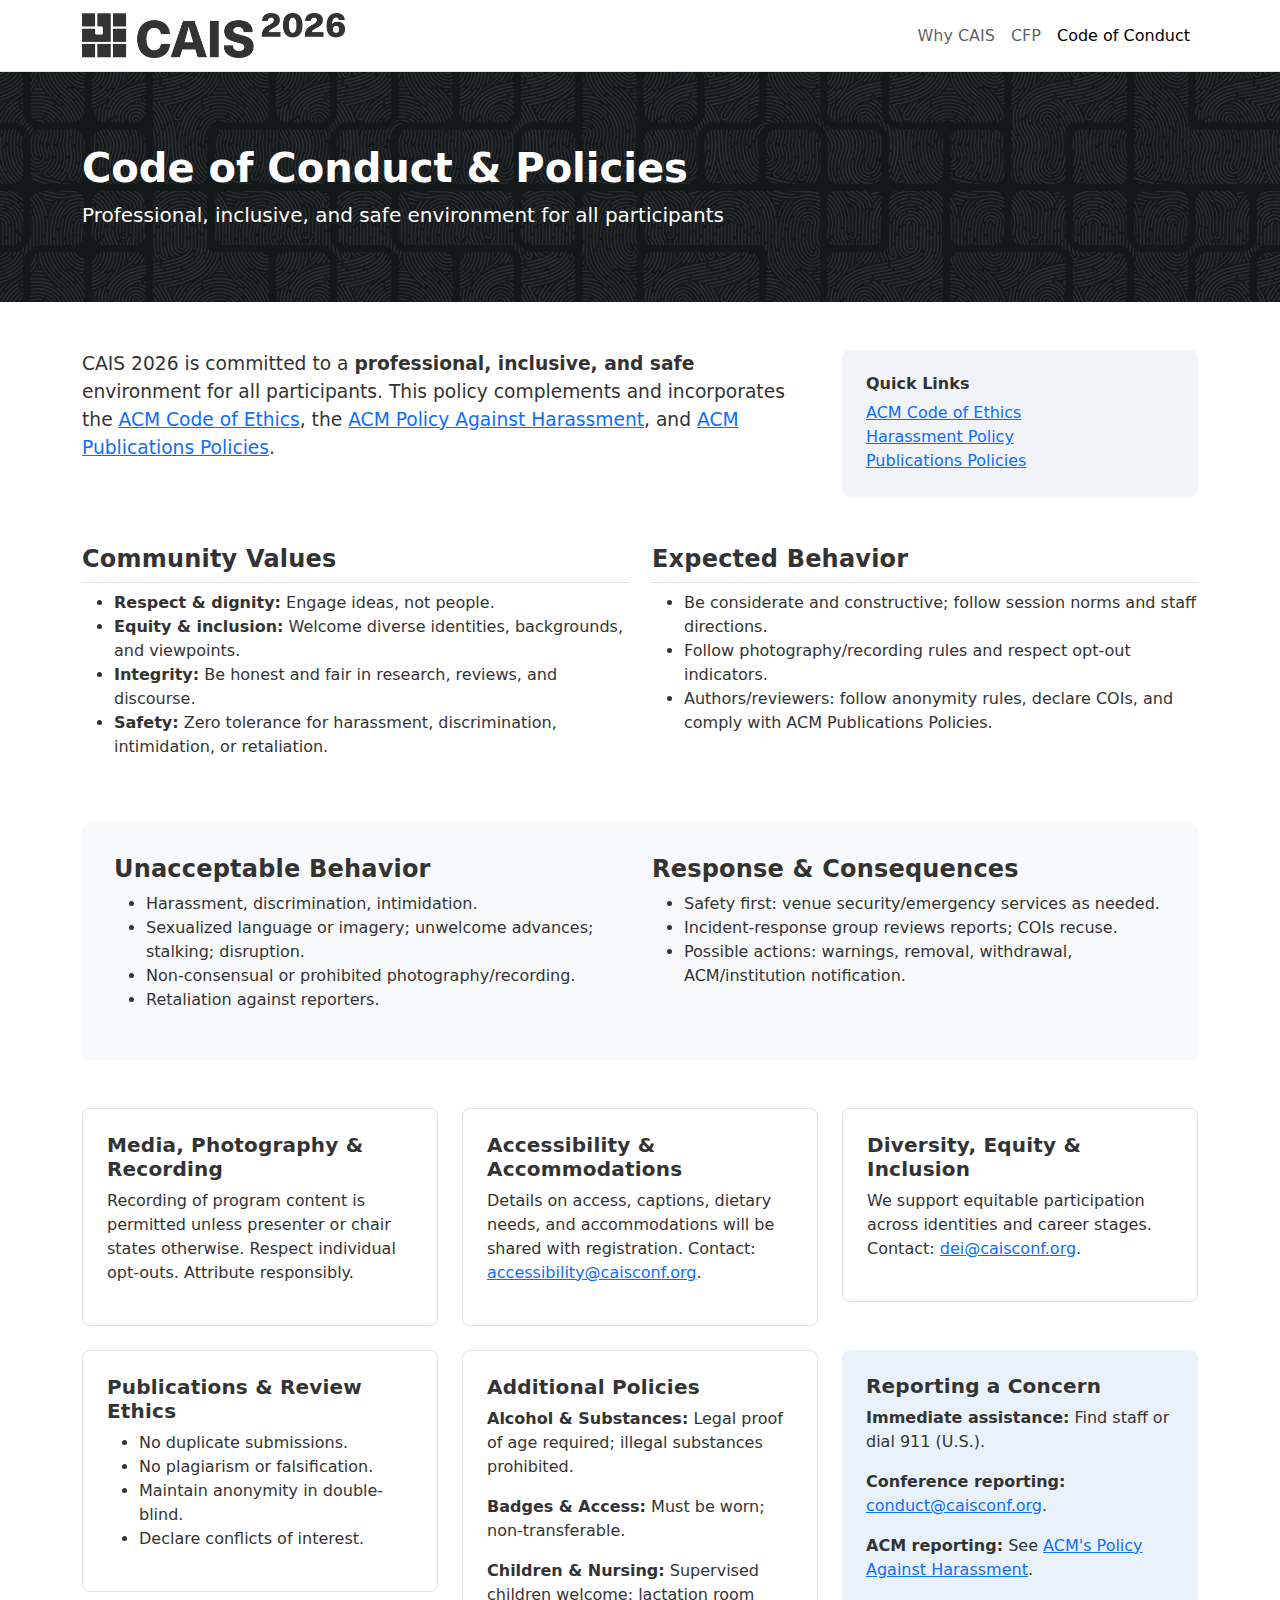
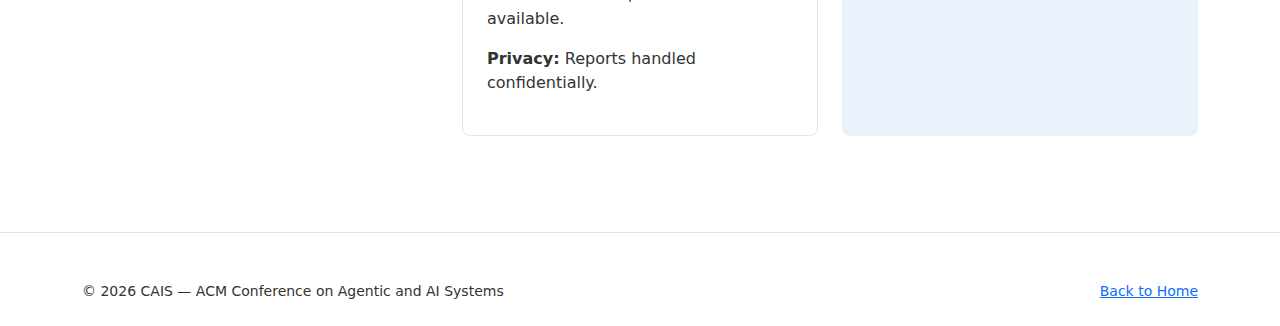
<file: pages/cais-2026-code-of-conduct.html>
<!doctype html>
<html lang="en">
<head>
  <meta charset="utf-8" />
  <meta name="viewport" content="width=device-width, initial-scale=1" />
  <title>Code of Conduct — CAIS 2026</title>
  <link href="https://cdn.jsdelivr.net/npm/bootstrap@5.3.3/dist/css/bootstrap.min.css" rel="stylesheet" />
  <link href="https://cdn.jsdelivr.net/npm/bootstrap-icons@1.11.3/font/bootstrap-icons.min.css" rel="stylesheet" />
  <!-- Custom Styles -->
  <link href="../assets/css/styles.css" rel="stylesheet" />
  <style>
    .intro-text { font-size: 14pt; }
  </style>
</head>
<body>
  <nav class="navbar navbar-expand-lg bg-white border-bottom sticky-top" aria-label="Primary">
    <div class="container">
      <a class="navbar-brand" href="../index.html">
        <img src="../assets/images/cais LOGO wordmark lockup _ short w 2026.png" alt="CAIS 2026 Wordmark" style="max-height:45px; height:auto; width:auto;" />
      </a>
      <button class="navbar-toggler" type="button" data-bs-toggle="collapse" data-bs-target="#navMain"><span class="navbar-toggler-icon"></span></button>
      <div id="navMain" class="collapse navbar-collapse">
        <ul class="navbar-nav ms-auto">
          <li class="nav-item"><a class="nav-link" href="../index.html#why">Why CAIS</a></li>
          <li class="nav-item"><a class="nav-link" href="./cfp.html">CFP</a></li>
          <li class="nav-item"><a class="nav-link active" aria-current="page" href="#">Code of Conduct</a></li>
        </ul>
      </div>
    </div>
  </nav>

  <header class="coc-hero">
    <div class="container">
      <h1 class="display-6 fw-bold">Code of Conduct &amp; Policies</h1>
      <p class="lead mb-0">Professional, inclusive, and safe environment for all participants</p>
    </div>
  </header>

  <main class="container py-5">
    <!-- Intro with Quick Links callout -->
    <div class="row mb-5 g-4 align-items-start">
      <div class="col-lg-8">
        <p class="intro-text">CAIS 2026 is committed to a <strong>professional, inclusive, and safe</strong> environment for all participants. This policy complements and incorporates the <a href="https://www.acm.org/code-of-ethics">ACM Code of Ethics</a>, the <a href="https://www.acm.org/about-acm/policy-against-harassment">ACM Policy Against Harassment</a>, and <a href="https://www.acm.org/publications/policies">ACM Publications Policies</a>.</p>
      </div>
      <div class="col-lg-4">
        <div class="quick-links-callout">
          <h2 class="h6 fw-bold">Quick Links</h2>
          <ul class="list-unstyled mb-0">
            <li><a href="https://www.acm.org/code-of-ethics">ACM Code of Ethics</a></li>
            <li><a href="https://www.acm.org/about-acm/policy-against-harassment">Harassment Policy</a></li>
            <li><a href="https://www.acm.org/publications/policies">Publications Policies</a></li>
          </ul>
        </div>
      </div>
    </div>

    <!-- Core Principles -->
    <section class="mb-5">
      <div class="row g-4">
        <div class="col-md-6">
          <div>
            <h2 class="section-title h4 border-bottom pb-2">Community Values</h2>
            <ul>
              <li><strong>Respect &amp; dignity:</strong> Engage ideas, not people.</li>
              <li><strong>Equity &amp; inclusion:</strong> Welcome diverse identities, backgrounds, and viewpoints.</li>
              <li><strong>Integrity:</strong> Be honest and fair in research, reviews, and discourse.</li>
              <li><strong>Safety:</strong> Zero tolerance for harassment, discrimination, intimidation, or retaliation.</li>
            </ul>
          </div>
        </div>
        <div class="col-md-6">
          <div>
            <h2 class="section-title h4 border-bottom pb-2">Expected Behavior</h2>
            <ul>
              <li>Be considerate and constructive; follow session norms and staff directions.</li>
              <li>Follow photography/recording rules and respect opt-out indicators.</li>
              <li>Authors/reviewers: follow anonymity rules, declare COIs, and comply with ACM Publications Policies.</li>
            </ul>
          </div>
        </div>
      </div>
    </section>

    <!-- Unacceptable Behavior + Consequences -->
    <section class="banded mb-5">
      <div class="row g-4">
        <div class="col-md-6">
          <h2 class="section-title h4">Unacceptable Behavior</h2>
          <ul>
            <li>Harassment, discrimination, intimidation.</li>
            <li>Sexualized language or imagery; unwelcome advances; stalking; disruption.</li>
            <li>Non-consensual or prohibited photography/recording.</li>
            <li>Retaliation against reporters.</li>
          </ul>
        </div>
        <div class="col-md-6">
          <h2 class="section-title h4">Response &amp; Consequences</h2>
          <ul>
            <li>Safety first: venue security/emergency services as needed.</li>
            <li>Incident-response group reviews reports; COIs recuse.</li>
            <li>Possible actions: warnings, removal, withdrawal, ACM/institution notification.</li>
          </ul>
        </div>
      </div>
    </section>

    <!-- Supporting Policies + Reporting -->
    <section class="mb-5">
      <div class="row g-4">
        <div class="col-md-6 col-lg-4">
          <div class="info-card">
            <h2 class="section-title h5">Media, Photography &amp; Recording</h2>
            <p>Recording of program content is permitted unless presenter or chair states otherwise. Respect individual opt-outs. Attribute responsibly.</p>
          </div>
        </div>
        <div class="col-md-6 col-lg-4">
          <div class="info-card">
            <h2 class="section-title h5">Accessibility &amp; Accommodations</h2>
            <p>Details on access, captions, dietary needs, and accommodations will be shared with registration. Contact: <a href="mailto:accessibility@caisconf.org">accessibility@caisconf.org</a>.</p>
          </div>
        </div>
        <div class="col-md-6 col-lg-4">
          <div class="info-card">
            <h2 class="section-title h5">Diversity, Equity &amp; Inclusion</h2>
            <p>We support equitable participation across identities and career stages. Contact: <a href="mailto:dei@caisconf.org">dei@caisconf.org</a>.</p>
          </div>
        </div>
        <div class="col-md-6 col-lg-4">
          <div class="info-card">
            <h2 class="section-title h5">Publications &amp; Review Ethics</h2>
            <ul>
              <li>No duplicate submissions.</li>
              <li>No plagiarism or falsification.</li>
              <li>Maintain anonymity in double-blind.</li>
              <li>Declare conflicts of interest.</li>
            </ul>
          </div>
        </div>
        <div class="col-md-6 col-lg-4">
          <div class="info-card">
            <h2 class="section-title h5">Additional Policies</h2>
            <p><strong>Alcohol &amp; Substances:</strong> Legal proof of age required; illegal substances prohibited.</p>
            <p><strong>Badges &amp; Access:</strong> Must be worn; non-transferable.</p>
            <p><strong>Children &amp; Nursing:</strong> Supervised children welcome; lactation room available.</p>
            <p><strong>Privacy:</strong> Reports handled confidentially.</p>
          </div>
        </div>
        <div class="col-md-6 col-lg-4">
          <div class="highlight-box">
            <h2 class="section-title h5">Reporting a Concern</h2>
            <p><strong>Immediate assistance:</strong> Find staff or dial 911 (U.S.).</p>
            <p><strong>Conference reporting:</strong> <a href="mailto:conduct@caisconf.org">conduct@caisconf.org</a>.</p>
            <p><strong>ACM reporting:</strong> See <a href="https://www.acm.org/about-acm/policy-against-harassment">ACM's Policy Against Harassment</a>.</p>
          </div>
        </div>
      </div>
    </section>
  </main>

  <footer class="pt-5 pb-4 border-top">
    <div class="container d-flex justify-content-between align-items-center">
      <small>© 2026 CAIS — ACM Conference on Agentic and AI Systems</small>
      <a class="small" href="../index.html">Back to Home</a>
    </div>
  </footer>

  <script src="https://cdn.jsdelivr.net/npm/bootstrap@5.3.3/dist/js/bootstrap.bundle.min.js" defer></script>
</body>
</html>
</file>
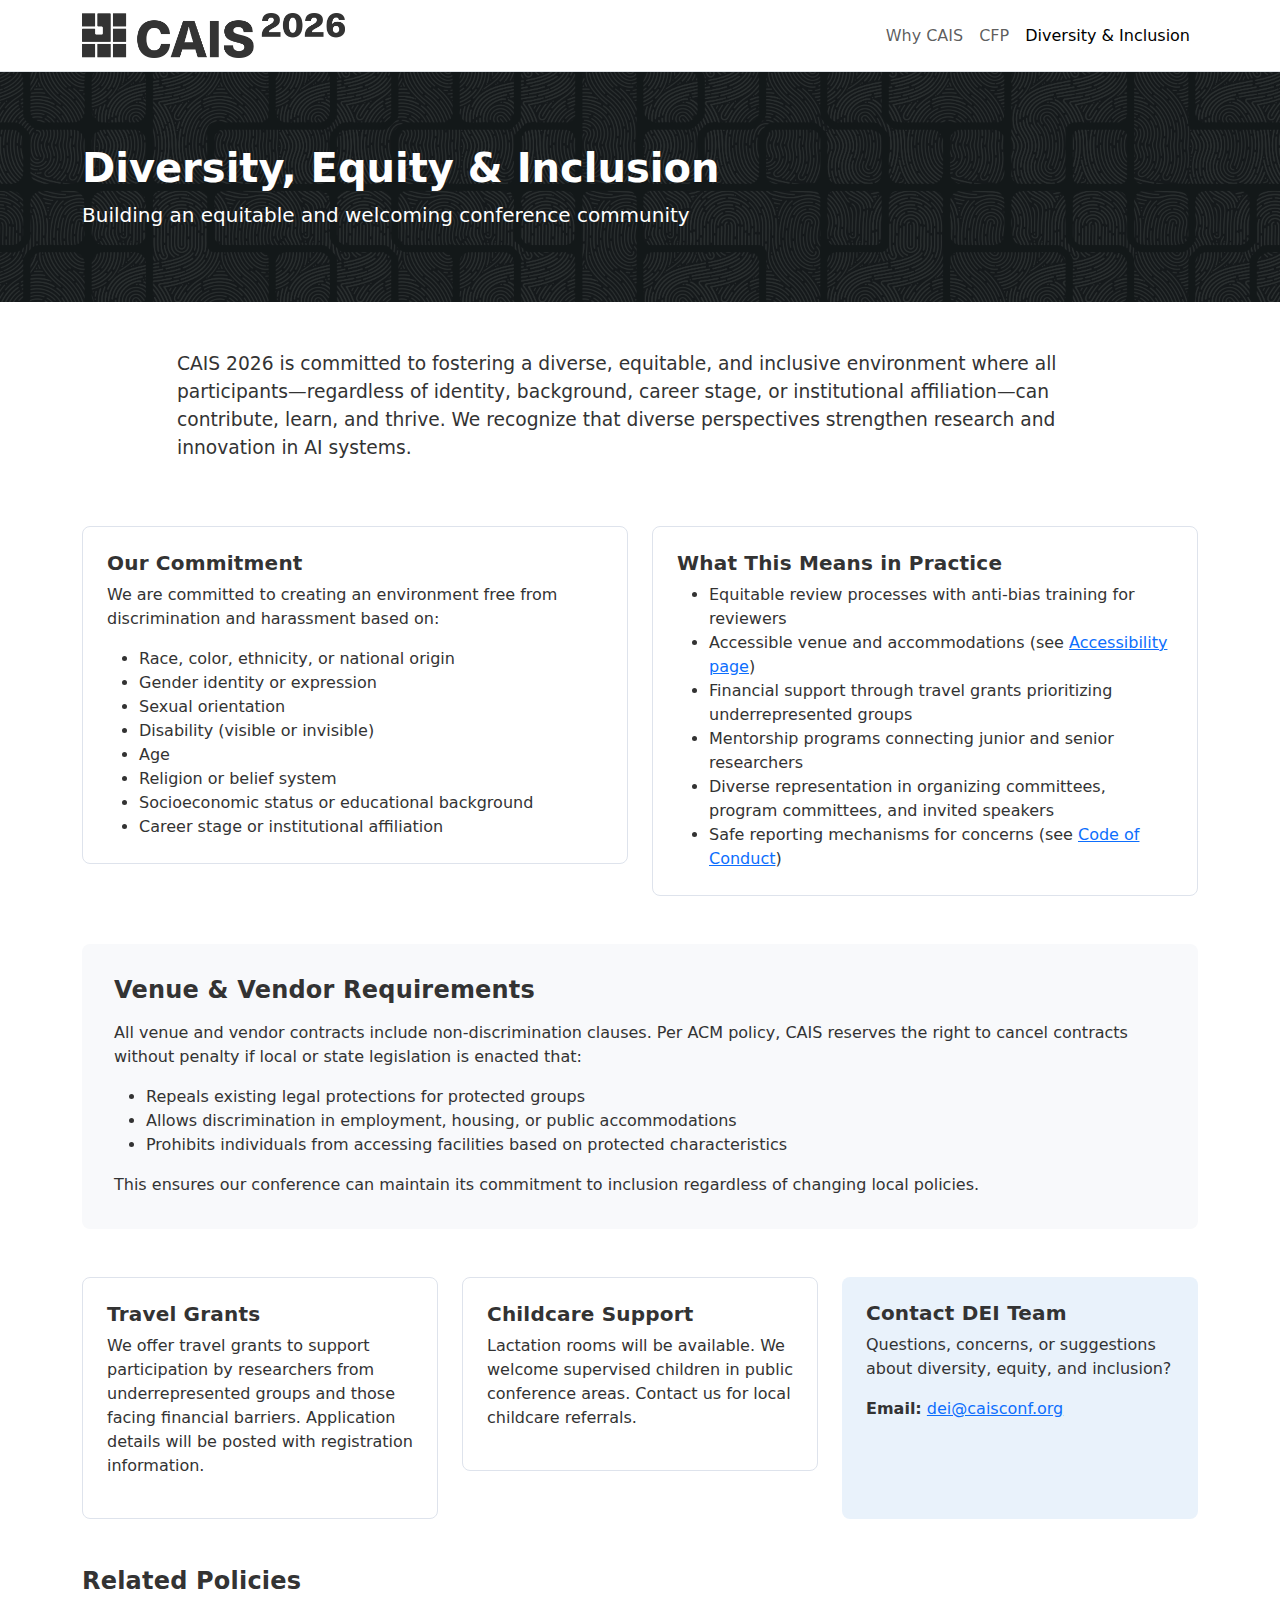
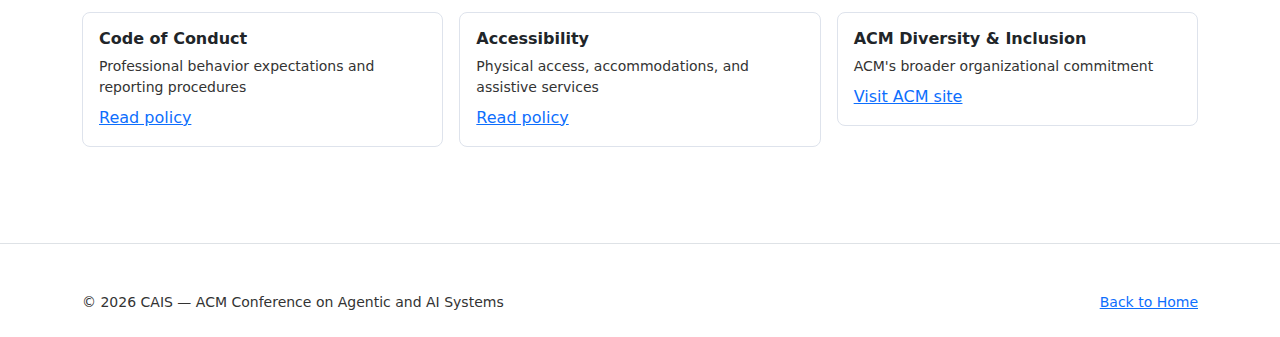
<file: pages/cais-2026-diversity-inclusion.html>
<!doctype html>
<html lang="en">
<head>
  <meta charset="utf-8" />
  <meta name="viewport" content="width=device-width, initial-scale=1" />
  <title>Diversity & Inclusion — CAIS 2026</title>
  <link href="https://cdn.jsdelivr.net/npm/bootstrap@5.3.3/dist/css/bootstrap.min.css" rel="stylesheet" />
  <link href="https://cdn.jsdelivr.net/npm/bootstrap-icons@1.11.3/font/bootstrap-icons.min.css" rel="stylesheet" />
  <!-- Custom Styles -->
  <link href="../assets/css/styles.css" rel="stylesheet" />
  <style>
    .intro-text { font-size: 14pt; }
  </style>
</head>
<body>
  <nav class="navbar navbar-expand-lg bg-white border-bottom sticky-top" aria-label="Primary">
    <div class="container">
      <a class="navbar-brand" href="../index.html">
        <img src="../assets/images/cais LOGO wordmark lockup _ short w 2026.png" alt="CAIS 2026 Wordmark" style="max-height:45px; height:auto; width:auto;" />
      </a>
      <button class="navbar-toggler" type="button" data-bs-toggle="collapse" data-bs-target="#navMain"><span class="navbar-toggler-icon"></span></button>
      <div id="navMain" class="collapse navbar-collapse">
        <ul class="navbar-nav ms-auto">
          <li class="nav-item"><a class="nav-link" href="../index.html#why">Why CAIS</a></li>
          <li class="nav-item"><a class="nav-link" href="./cfp.html">CFP</a></li>
          <li class="nav-item"><a class="nav-link active" aria-current="page" href="#">Diversity & Inclusion</a></li>
        </ul>
      </div>
    </div>
  </nav>

  <header class="coc-hero">
    <div class="container">
      <h1 class="display-6 fw-bold">Diversity, Equity &amp; Inclusion</h1>
      <p class="lead mb-0">Building an equitable and welcoming conference community</p>
    </div>
  </header>

  <main class="container py-5">
    <!-- Intro -->
    <div class="row mb-5">
      <div class="col-lg-10 mx-auto">
        <p class="intro-text">CAIS 2026 is committed to fostering a diverse, equitable, and inclusive environment where all participants—regardless of identity, background, career stage, or institutional affiliation—can contribute, learn, and thrive. We recognize that diverse perspectives strengthen research and innovation in AI systems.</p>
      </div>
    </div>

    <!-- Core Commitments -->
    <section class="mb-5">
      <div class="row g-4">
        <div class="col-md-6">
          <div class="info-card">
            <h2 class="section-title h5">Our Commitment</h2>
            <p>We are committed to creating an environment free from discrimination and harassment based on:</p>
            <ul class="mb-0">
              <li>Race, color, ethnicity, or national origin</li>
              <li>Gender identity or expression</li>
              <li>Sexual orientation</li>
              <li>Disability (visible or invisible)</li>
              <li>Age</li>
              <li>Religion or belief system</li>
              <li>Socioeconomic status or educational background</li>
              <li>Career stage or institutional affiliation</li>
            </ul>
          </div>
        </div>
        <div class="col-md-6">
          <div class="info-card">
            <h2 class="section-title h5">What This Means in Practice</h2>
            <ul class="mb-0">
              <li>Equitable review processes with anti-bias training for reviewers</li>
              <li>Accessible venue and accommodations (see <a href="./accessibility.html">Accessibility page</a>)</li>
              <li>Financial support through travel grants prioritizing underrepresented groups</li>
              <li>Mentorship programs connecting junior and senior researchers</li>
              <li>Diverse representation in organizing committees, program committees, and invited speakers</li>
              <li>Safe reporting mechanisms for concerns (see <a href="./code-of-conduct.html">Code of Conduct</a>)</li>
            </ul>
          </div>
        </div>
      </div>
    </section>

    <!-- Venue & Vendor Requirements -->
    <section class="banded mb-5">
      <h2 class="section-title h4 mb-3">Venue &amp; Vendor Requirements</h2>
      <p>All venue and vendor contracts include non-discrimination clauses. Per ACM policy, CAIS reserves the right to cancel contracts without penalty if local or state legislation is enacted that:</p>
      <ul>
        <li>Repeals existing legal protections for protected groups</li>
        <li>Allows discrimination in employment, housing, or public accommodations</li>
        <li>Prohibits individuals from accessing facilities based on protected characteristics</li>
      </ul>
      <p class="mb-0">This ensures our conference can maintain its commitment to inclusion regardless of changing local policies.</p>
    </section>

    <!-- Support & Resources -->
    <section class="mb-5">
      <div class="row g-4">
        <div class="col-md-6 col-lg-4">
          <div class="info-card">
            <h2 class="section-title h5">Travel Grants</h2>
            <p>We offer travel grants to support participation by researchers from underrepresented groups and those facing financial barriers. Application details will be posted with registration information.</p>
          </div>
        </div>
        <div class="col-md-6 col-lg-4">
          <div class="info-card">
            <h2 class="section-title h5">Childcare Support</h2>
            <p>Lactation rooms will be available. We welcome supervised children in public conference areas. Contact us for local childcare referrals.</p>
          </div>
        </div>
        <div class="col-md-6 col-lg-4">
          <div class="highlight-box">
            <h2 class="section-title h5">Contact DEI Team</h2>
            <p>Questions, concerns, or suggestions about diversity, equity, and inclusion?</p>
            <p class="mb-0"><strong>Email:</strong> <a href="mailto:dei@caisconf.org">dei@caisconf.org</a></p>
          </div>
        </div>
      </div>
    </section>

    <!-- Related Policies -->
    <section class="mb-5">
      <h2 class="section-title h4 mb-3">Related Policies</h2>
      <div class="row g-3">
        <div class="col-md-4">
          <div class="card card-quiet p-3">
            <h3 class="h6 fw-bold mb-2">Code of Conduct</h3>
            <p class="mb-2 small">Professional behavior expectations and reporting procedures</p>
            <a href="./code-of-conduct.html" class="stretched-link">Read policy</a>
          </div>
        </div>
        <div class="col-md-4">
          <div class="card card-quiet p-3">
            <h3 class="h6 fw-bold mb-2">Accessibility</h3>
            <p class="mb-2 small">Physical access, accommodations, and assistive services</p>
            <a href="./accessibility.html" class="stretched-link">Read policy</a>
          </div>
        </div>
        <div class="col-md-4">
          <div class="card card-quiet p-3">
            <h3 class="h6 fw-bold mb-2">ACM Diversity & Inclusion</h3>
            <p class="mb-2 small">ACM's broader organizational commitment</p>
            <a href="https://www.acm.org/diversity-inclusion" class="stretched-link">Visit ACM site</a>
          </div>
        </div>
      </div>
    </section>
  </main>

  <footer class="pt-5 pb-4 border-top">
    <div class="container d-flex justify-content-between align-items-center">
      <small>© 2026 CAIS — ACM Conference on Agentic and AI Systems</small>
      <a class="small" href="../index.html">Back to Home</a>
    </div>
  </footer>

  <script src="https://cdn.jsdelivr.net/npm/bootstrap@5.3.3/dist/js/bootstrap.bundle.min.js" defer></script>
</body>
</html>
</file>
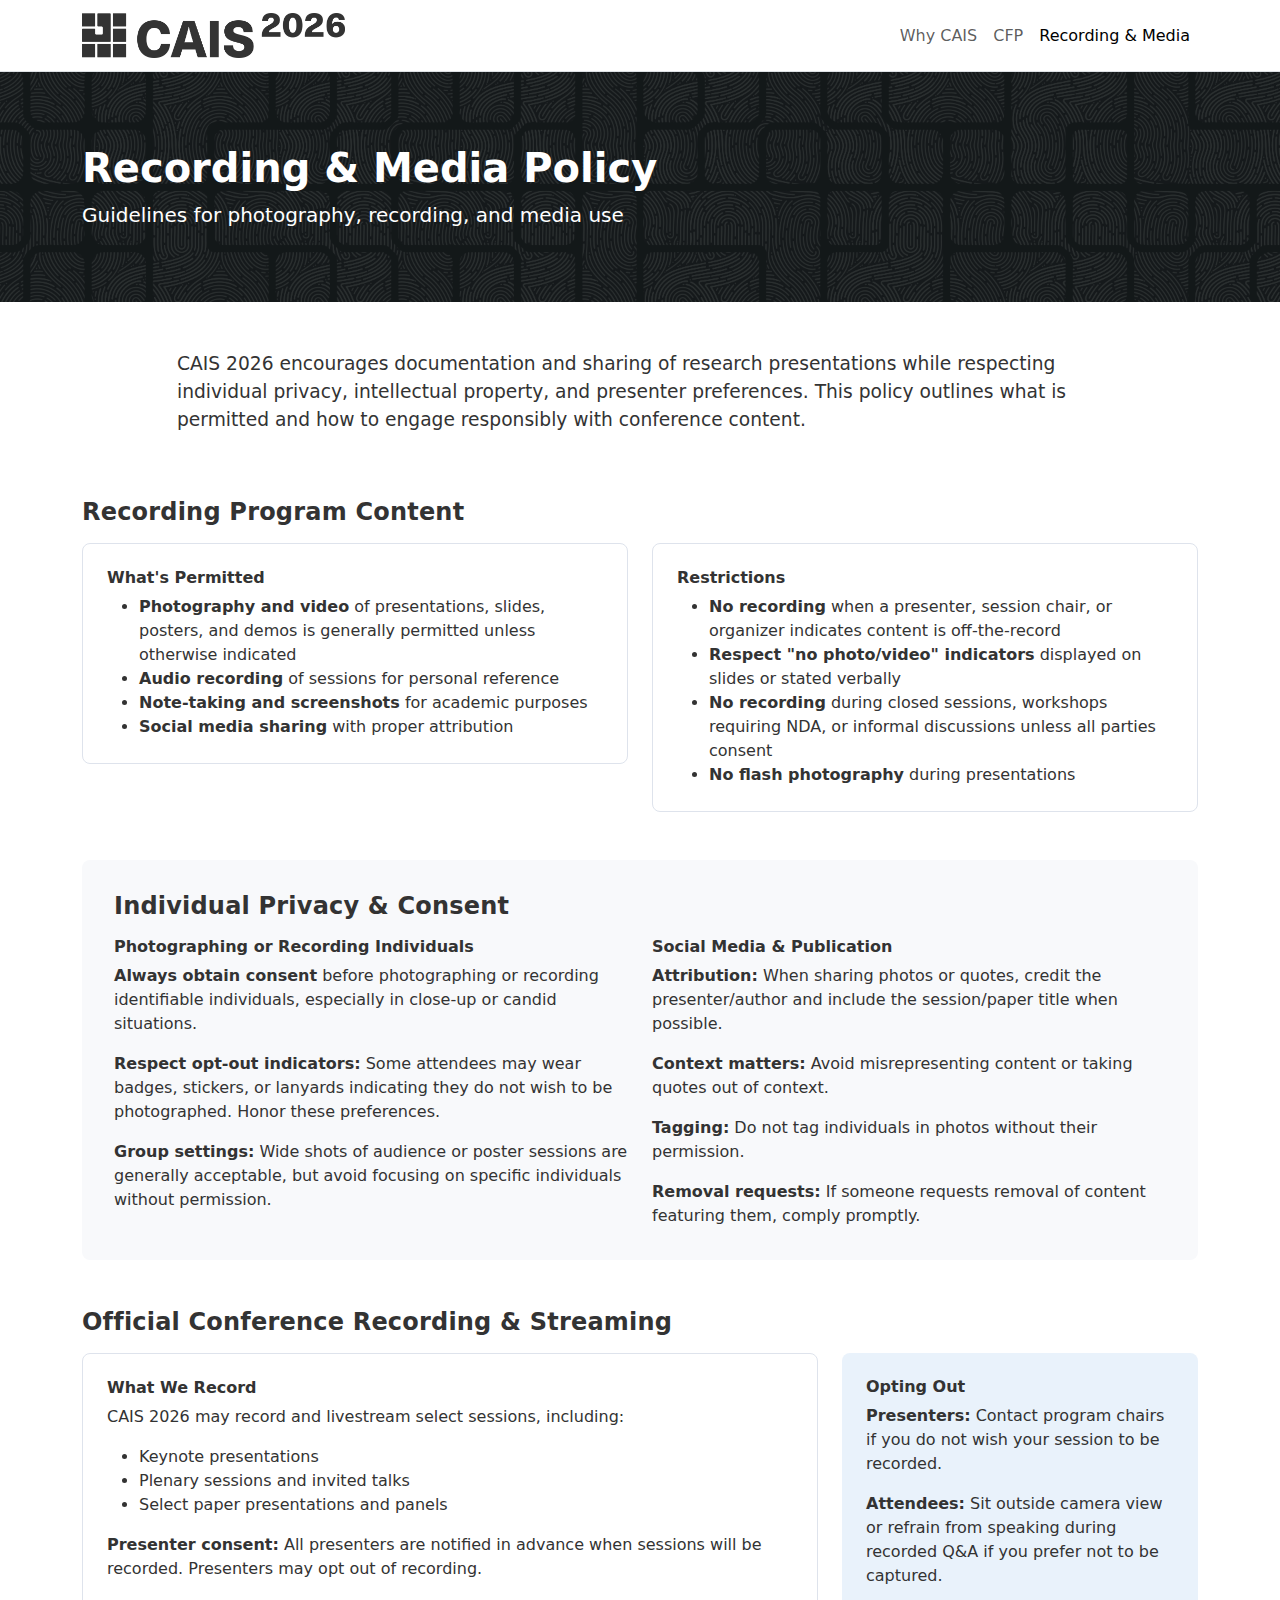
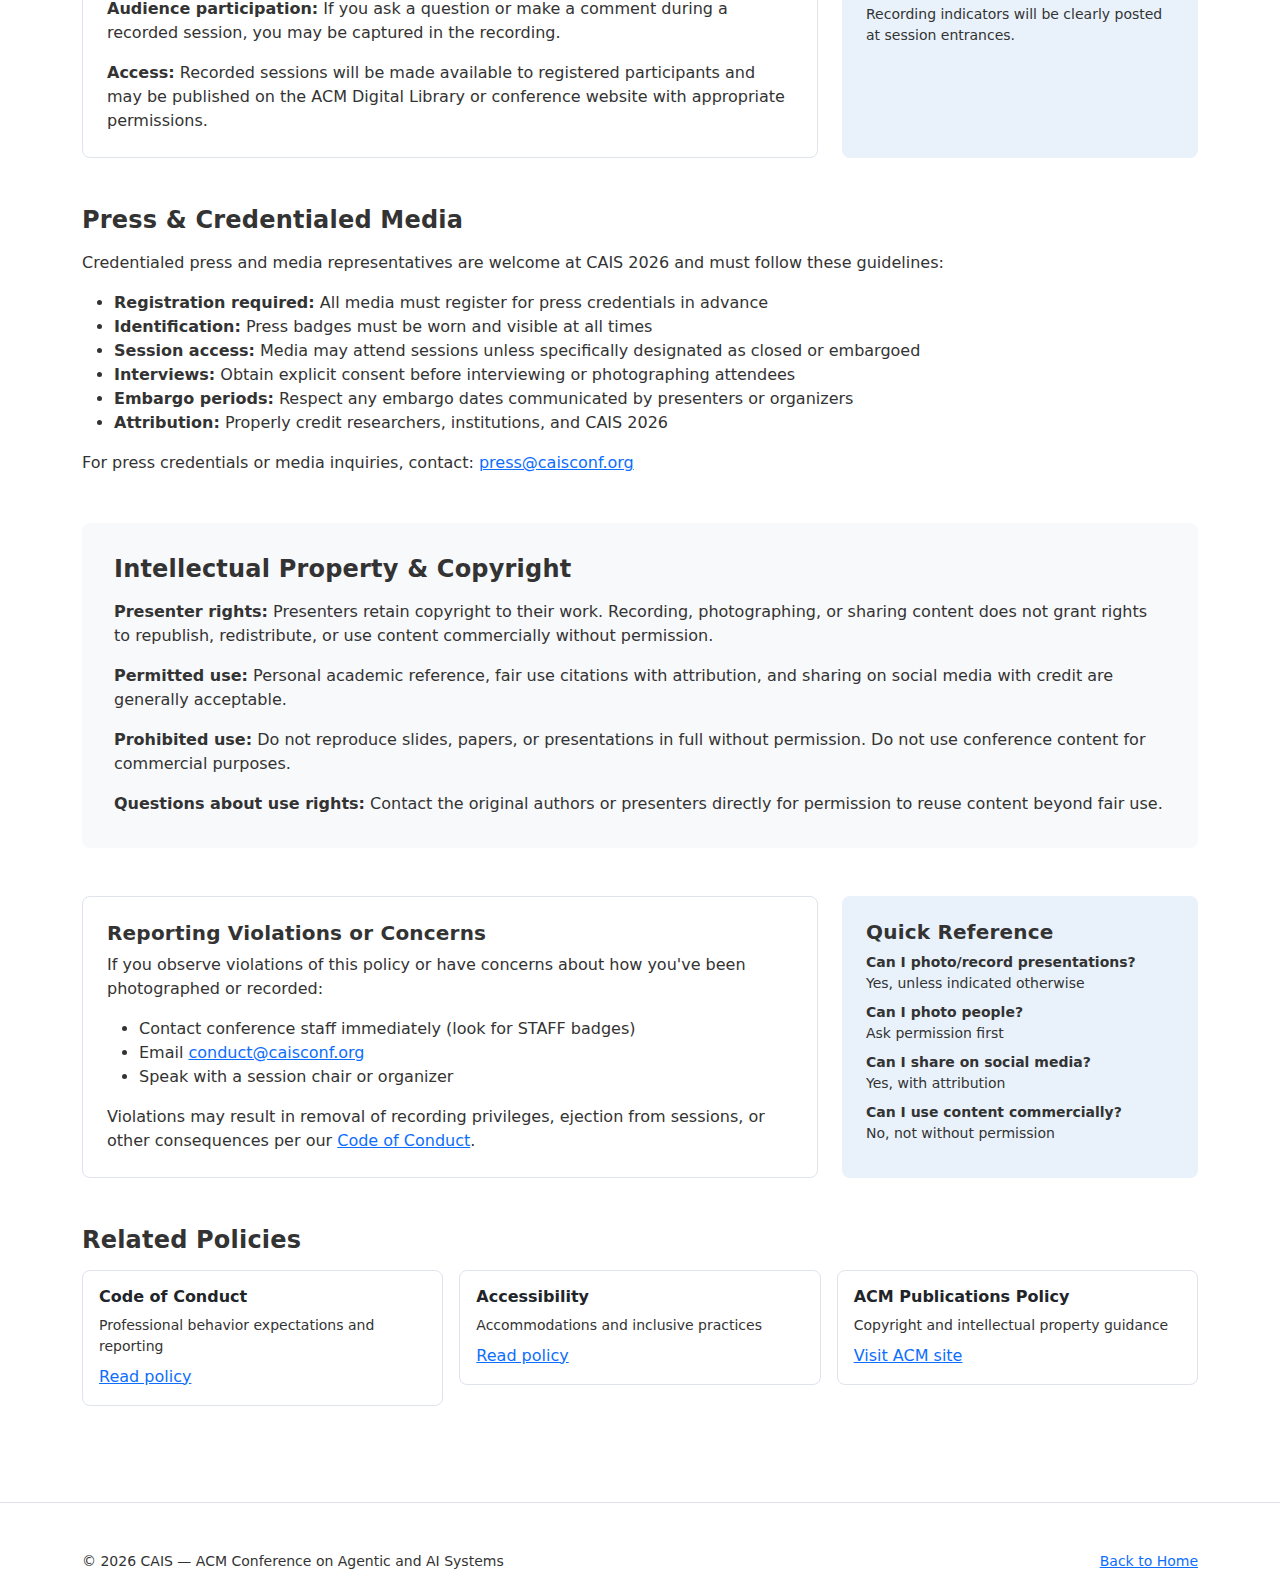
<file: pages/cais-2026-recording-media.html>
<!doctype html>
<html lang="en">
<head>
  <meta charset="utf-8" />
  <meta name="viewport" content="width=device-width, initial-scale=1" />
  <title>Recording & Media Policy — CAIS 2026</title>
  <link href="https://cdn.jsdelivr.net/npm/bootstrap@5.3.3/dist/css/bootstrap.min.css" rel="stylesheet" />
  <link href="https://cdn.jsdelivr.net/npm/bootstrap-icons@1.11.3/font/bootstrap-icons.min.css" rel="stylesheet" />
  <!-- Custom Styles -->
  <link href="../assets/css/styles.css" rel="stylesheet" />
  <style>
    .intro-text { font-size: 14pt; }
  </style>
</head>
<body>
  <nav class="navbar navbar-expand-lg bg-white border-bottom sticky-top" aria-label="Primary">
    <div class="container">
      <a class="navbar-brand" href="../index.html">
        <img src="../assets/images/cais LOGO wordmark lockup _ short w 2026.png" alt="CAIS 2026 Wordmark" style="max-height:45px; height:auto; width:auto;" />
      </a>
      <button class="navbar-toggler" type="button" data-bs-toggle="collapse" data-bs-target="#navMain"><span class="navbar-toggler-icon"></span></button>
      <div id="navMain" class="collapse navbar-collapse">
        <ul class="navbar-nav ms-auto">
          <li class="nav-item"><a class="nav-link" href="../index.html#why">Why CAIS</a></li>
          <li class="nav-item"><a class="nav-link" href="./cais-2026-cfp.html">CFP</a></li>
          <li class="nav-item"><a class="nav-link active" aria-current="page" href="#">Recording & Media</a></li>
        </ul>
      </div>
    </div>
  </nav>

  <header class="coc-hero">
    <div class="container">
      <h1 class="display-6 fw-bold">Recording &amp; Media Policy</h1>
      <p class="lead mb-0">Guidelines for photography, recording, and media use</p>
    </div>
  </header>

  <main class="container py-5">
    <!-- Intro -->
    <div class="row mb-5">
      <div class="col-lg-10 mx-auto">
        <p class="intro-text">CAIS 2026 encourages documentation and sharing of research presentations while respecting individual privacy, intellectual property, and presenter preferences. This policy outlines what is permitted and how to engage responsibly with conference content.</p>
      </div>
    </div>

    <!-- Program Content Recording -->
    <section class="mb-5">
      <h2 class="section-title h4 mb-3">Recording Program Content</h2>
      <div class="row g-4">
        <div class="col-md-6">
          <div class="info-card">
            <h3 class="h6 fw-bold">What's Permitted</h3>
            <ul class="mb-0">
              <li><strong>Photography and video</strong> of presentations, slides, posters, and demos is generally permitted unless otherwise indicated</li>
              <li><strong>Audio recording</strong> of sessions for personal reference</li>
              <li><strong>Note-taking and screenshots</strong> for academic purposes</li>
              <li><strong>Social media sharing</strong> with proper attribution</li>
            </ul>
          </div>
        </div>
        <div class="col-md-6">
          <div class="info-card">
            <h3 class="h6 fw-bold">Restrictions</h3>
            <ul class="mb-0">
              <li><strong>No recording</strong> when a presenter, session chair, or organizer indicates content is off-the-record</li>
              <li><strong>Respect "no photo/video" indicators</strong> displayed on slides or stated verbally</li>
              <li><strong>No recording</strong> during closed sessions, workshops requiring NDA, or informal discussions unless all parties consent</li>
              <li><strong>No flash photography</strong> during presentations</li>
            </ul>
          </div>
        </div>
      </div>
    </section>

    <!-- Individual Privacy -->
    <section class="banded mb-5">
      <h2 class="section-title h4 mb-3">Individual Privacy &amp; Consent</h2>
      <div class="row g-4">
        <div class="col-md-6">
          <h3 class="h6 fw-bold">Photographing or Recording Individuals</h3>
          <p><strong>Always obtain consent</strong> before photographing or recording identifiable individuals, especially in close-up or candid situations.</p>
          <p><strong>Respect opt-out indicators:</strong> Some attendees may wear badges, stickers, or lanyards indicating they do not wish to be photographed. Honor these preferences.</p>
          <p class="mb-0"><strong>Group settings:</strong> Wide shots of audience or poster sessions are generally acceptable, but avoid focusing on specific individuals without permission.</p>
        </div>
        <div class="col-md-6">
          <h3 class="h6 fw-bold">Social Media &amp; Publication</h3>
          <p><strong>Attribution:</strong> When sharing photos or quotes, credit the presenter/author and include the session/paper title when possible.</p>
          <p><strong>Context matters:</strong> Avoid misrepresenting content or taking quotes out of context.</p>
          <p><strong>Tagging:</strong> Do not tag individuals in photos without their permission.</p>
          <p class="mb-0"><strong>Removal requests:</strong> If someone requests removal of content featuring them, comply promptly.</p>
        </div>
      </div>
    </section>

    <!-- Official Conference Recording -->
    <section class="mb-5">
      <h2 class="section-title h4 mb-3">Official Conference Recording &amp; Streaming</h2>
      <div class="row g-4">
        <div class="col-lg-8">
          <div class="info-card">
            <h3 class="h6 fw-bold">What We Record</h3>
            <p>CAIS 2026 may record and livestream select sessions, including:</p>
            <ul>
              <li>Keynote presentations</li>
              <li>Plenary sessions and invited talks</li>
              <li>Select paper presentations and panels</li>
            </ul>
            <p><strong>Presenter consent:</strong> All presenters are notified in advance when sessions will be recorded. Presenters may opt out of recording.</p>
            <p><strong>Audience participation:</strong> If you ask a question or make a comment during a recorded session, you may be captured in the recording.</p>
            <p class="mb-0"><strong>Access:</strong> Recorded sessions will be made available to registered participants and may be published on the ACM Digital Library or conference website with appropriate permissions.</p>
          </div>
        </div>
        <div class="col-lg-4">
          <div class="highlight-box">
            <h3 class="h6 fw-bold">Opting Out</h3>
            <p><strong>Presenters:</strong> Contact program chairs if you do not wish your session to be recorded.</p>
            <p><strong>Attendees:</strong> Sit outside camera view or refrain from speaking during recorded Q&A if you prefer not to be captured.</p>
            <p class="mb-0 small">Recording indicators will be clearly posted at session entrances.</p>
          </div>
        </div>
      </div>
    </section>

    <!-- Press & Media -->
    <section class="mb-5">
      <h2 class="section-title h4 mb-3">Press &amp; Credentialed Media</h2>
      <p>Credentialed press and media representatives are welcome at CAIS 2026 and must follow these guidelines:</p>
      <ul>
        <li><strong>Registration required:</strong> All media must register for press credentials in advance</li>
        <li><strong>Identification:</strong> Press badges must be worn and visible at all times</li>
        <li><strong>Session access:</strong> Media may attend sessions unless specifically designated as closed or embargoed</li>
        <li><strong>Interviews:</strong> Obtain explicit consent before interviewing or photographing attendees</li>
        <li><strong>Embargo periods:</strong> Respect any embargo dates communicated by presenters or organizers</li>
        <li><strong>Attribution:</strong> Properly credit researchers, institutions, and CAIS 2026</li>
      </ul>
      <p class="mb-0">For press credentials or media inquiries, contact: <a href="mailto:press@caisconf.org">press@caisconf.org</a></p>
    </section>

    <!-- Intellectual Property -->
    <section class="banded mb-5">
      <h2 class="section-title h4 mb-3">Intellectual Property &amp; Copyright</h2>
      <p><strong>Presenter rights:</strong> Presenters retain copyright to their work. Recording, photographing, or sharing content does not grant rights to republish, redistribute, or use content commercially without permission.</p>
      <p><strong>Permitted use:</strong> Personal academic reference, fair use citations with attribution, and sharing on social media with credit are generally acceptable.</p>
      <p><strong>Prohibited use:</strong> Do not reproduce slides, papers, or presentations in full without permission. Do not use conference content for commercial purposes.</p>
      <p class="mb-0"><strong>Questions about use rights:</strong> Contact the original authors or presenters directly for permission to reuse content beyond fair use.</p>
    </section>

    <!-- Reporting Issues -->
    <section class="mb-5">
      <div class="row g-4">
        <div class="col-lg-8">
          <div class="info-card">
            <h2 class="section-title h5">Reporting Violations or Concerns</h2>
            <p>If you observe violations of this policy or have concerns about how you've been photographed or recorded:</p>
            <ul>
              <li>Contact conference staff immediately (look for STAFF badges)</li>
              <li>Email <a href="mailto:conduct@caisconf.org">conduct@caisconf.org</a></li>
              <li>Speak with a session chair or organizer</li>
            </ul>
            <p class="mb-0">Violations may result in removal of recording privileges, ejection from sessions, or other consequences per our <a href="./cais-2026-code-of-conduct.html">Code of Conduct</a>.</p>
          </div>
        </div>
        <div class="col-lg-4">
          <div class="highlight-box">
            <h2 class="section-title h5">Quick Reference</h2>
            <p class="small mb-2"><strong>Can I photo/record presentations?</strong><br>Yes, unless indicated otherwise</p>
            <p class="small mb-2"><strong>Can I photo people?</strong><br>Ask permission first</p>
            <p class="small mb-2"><strong>Can I share on social media?</strong><br>Yes, with attribution</p>
            <p class="small mb-0"><strong>Can I use content commercially?</strong><br>No, not without permission</p>
          </div>
        </div>
      </div>
    </section>

    <!-- Related Policies -->
    <section class="mb-5">
      <h2 class="section-title h4 mb-3">Related Policies</h2>
      <div class="row g-3">
        <div class="col-md-4">
          <div class="card card-quiet p-3">
            <h3 class="h6 fw-bold mb-2">Code of Conduct</h3>
            <p class="mb-2 small">Professional behavior expectations and reporting</p>
            <a href="./cais-2026-code-of-conduct.html" class="stretched-link">Read policy</a>
          </div>
        </div>
        <div class="col-md-4">
          <div class="card card-quiet p-3">
            <h3 class="h6 fw-bold mb-2">Accessibility</h3>
            <p class="mb-2 small">Accommodations and inclusive practices</p>
            <a href="./cais-2026-accessibility.html" class="stretched-link">Read policy</a>
          </div>
        </div>
        <div class="col-md-4">
          <div class="card card-quiet p-3">
            <h3 class="h6 fw-bold mb-2">ACM Publications Policy</h3>
            <p class="mb-2 small">Copyright and intellectual property guidance</p>
            <a href="https://www.acm.org/publications/policies" class="stretched-link">Visit ACM site</a>
          </div>
        </div>
      </div>
    </section>
  </main>

  <footer class="pt-5 pb-4 border-top">
    <div class="container d-flex justify-content-between align-items-center">
      <small>© 2026 CAIS — ACM Conference on Agentic and AI Systems</small>
      <a class="small" href="../index.html">Back to Home</a>
    </div>
  </footer>

  <script src="https://cdn.jsdelivr.net/npm/bootstrap@5.3.3/dist/js/bootstrap.bundle.min.js" defer></script>
</body>
</html>
</file>
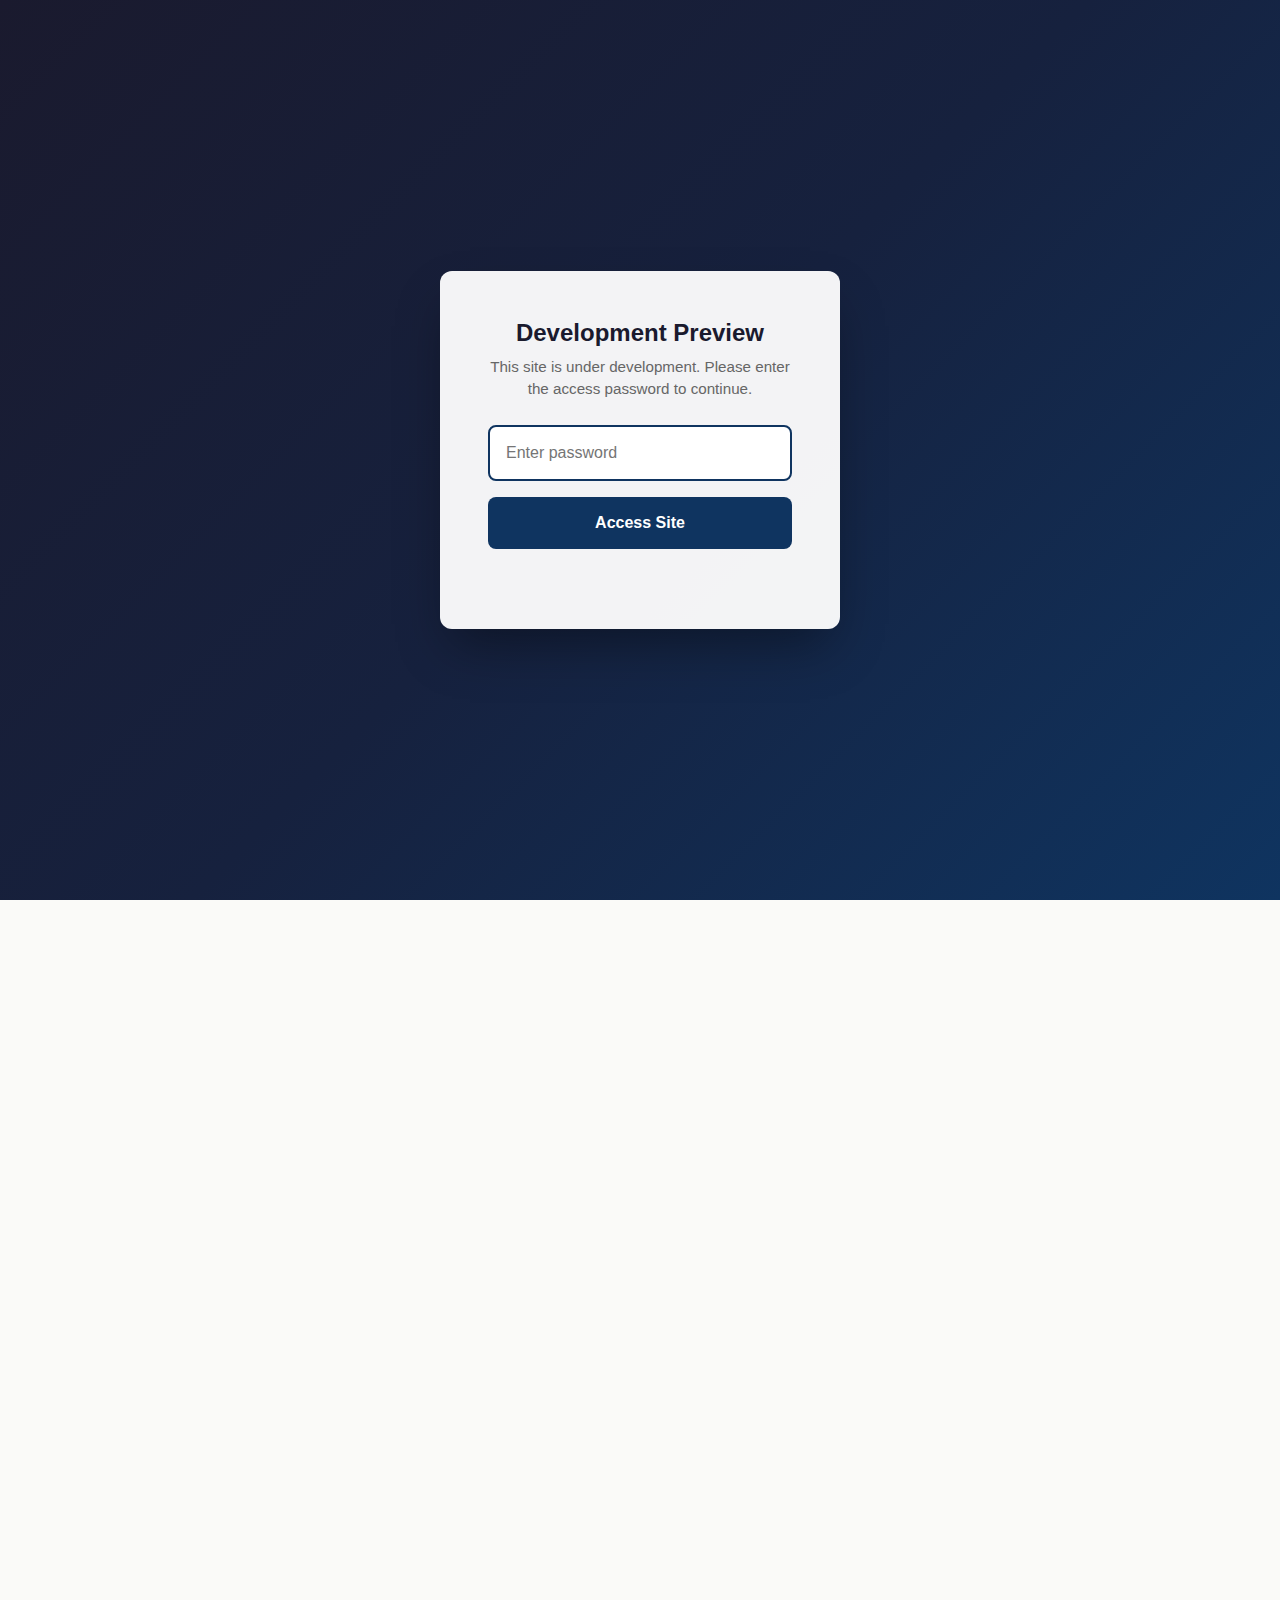
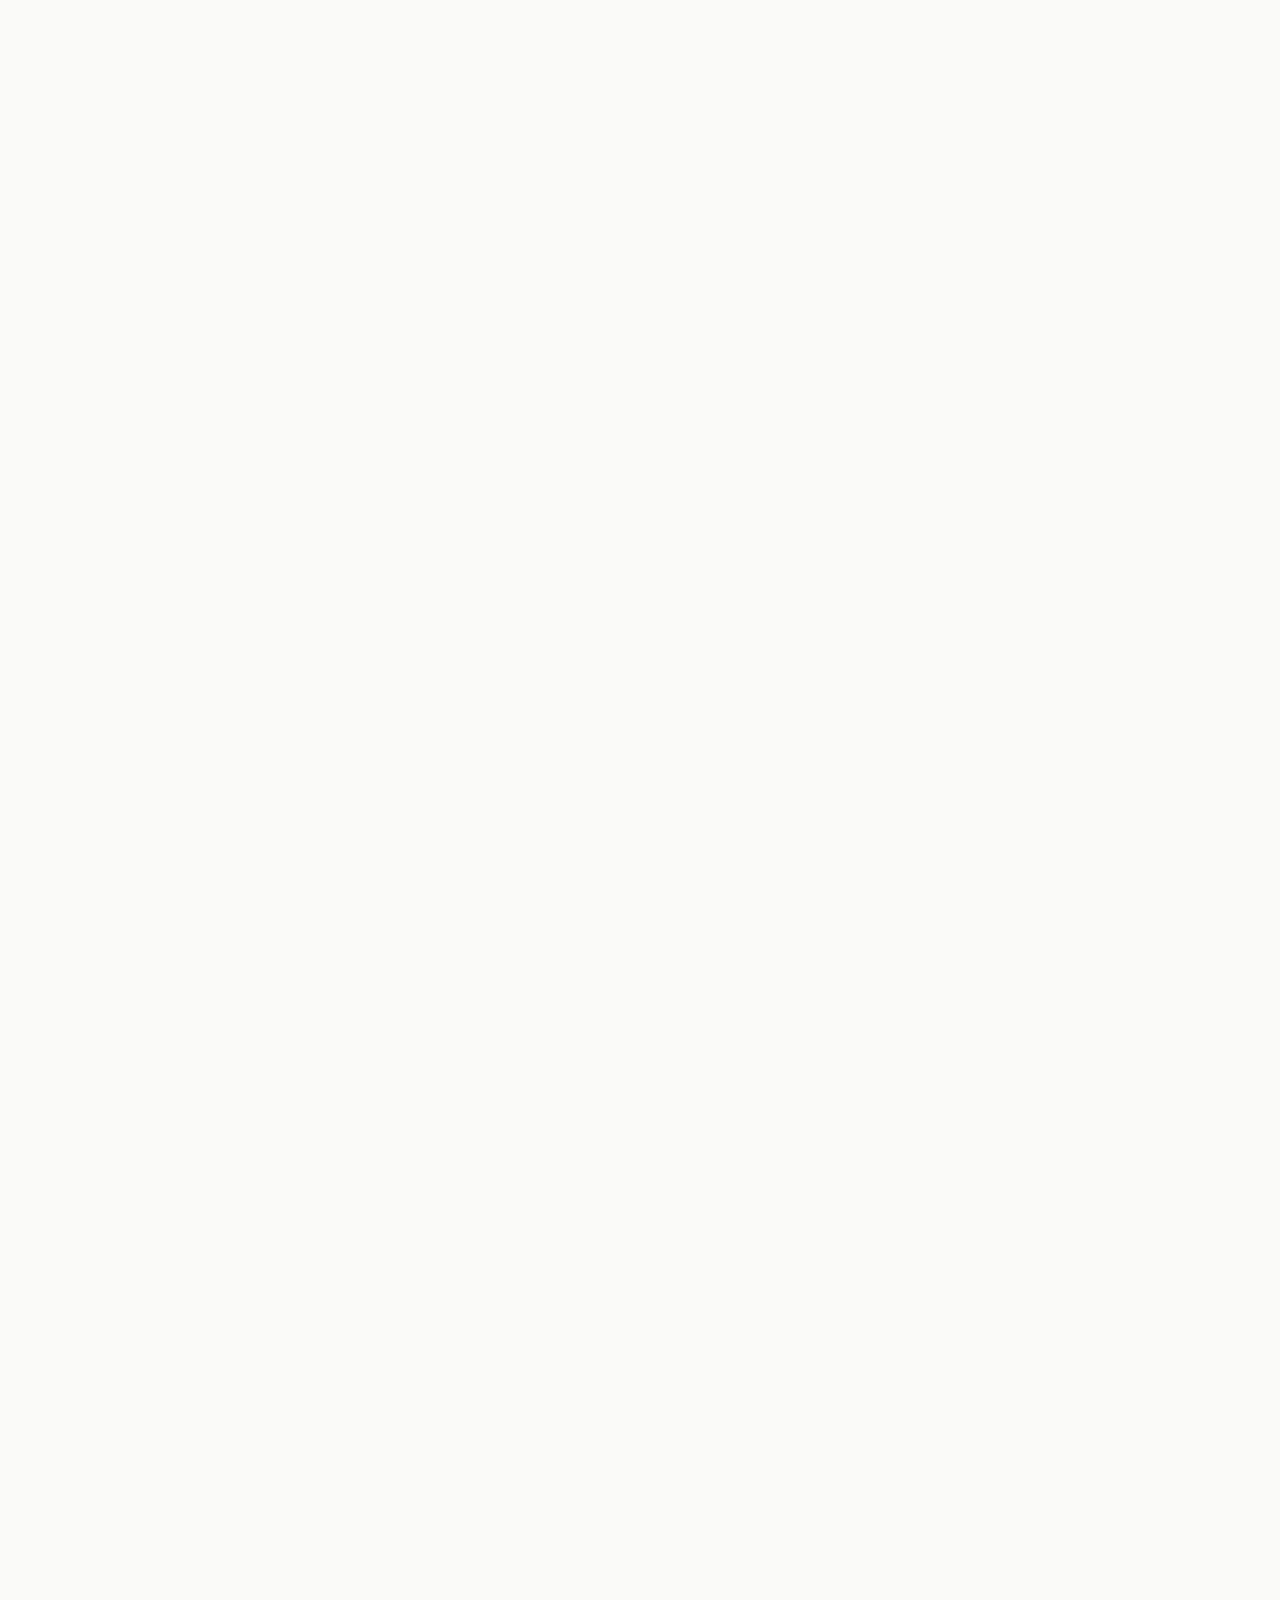
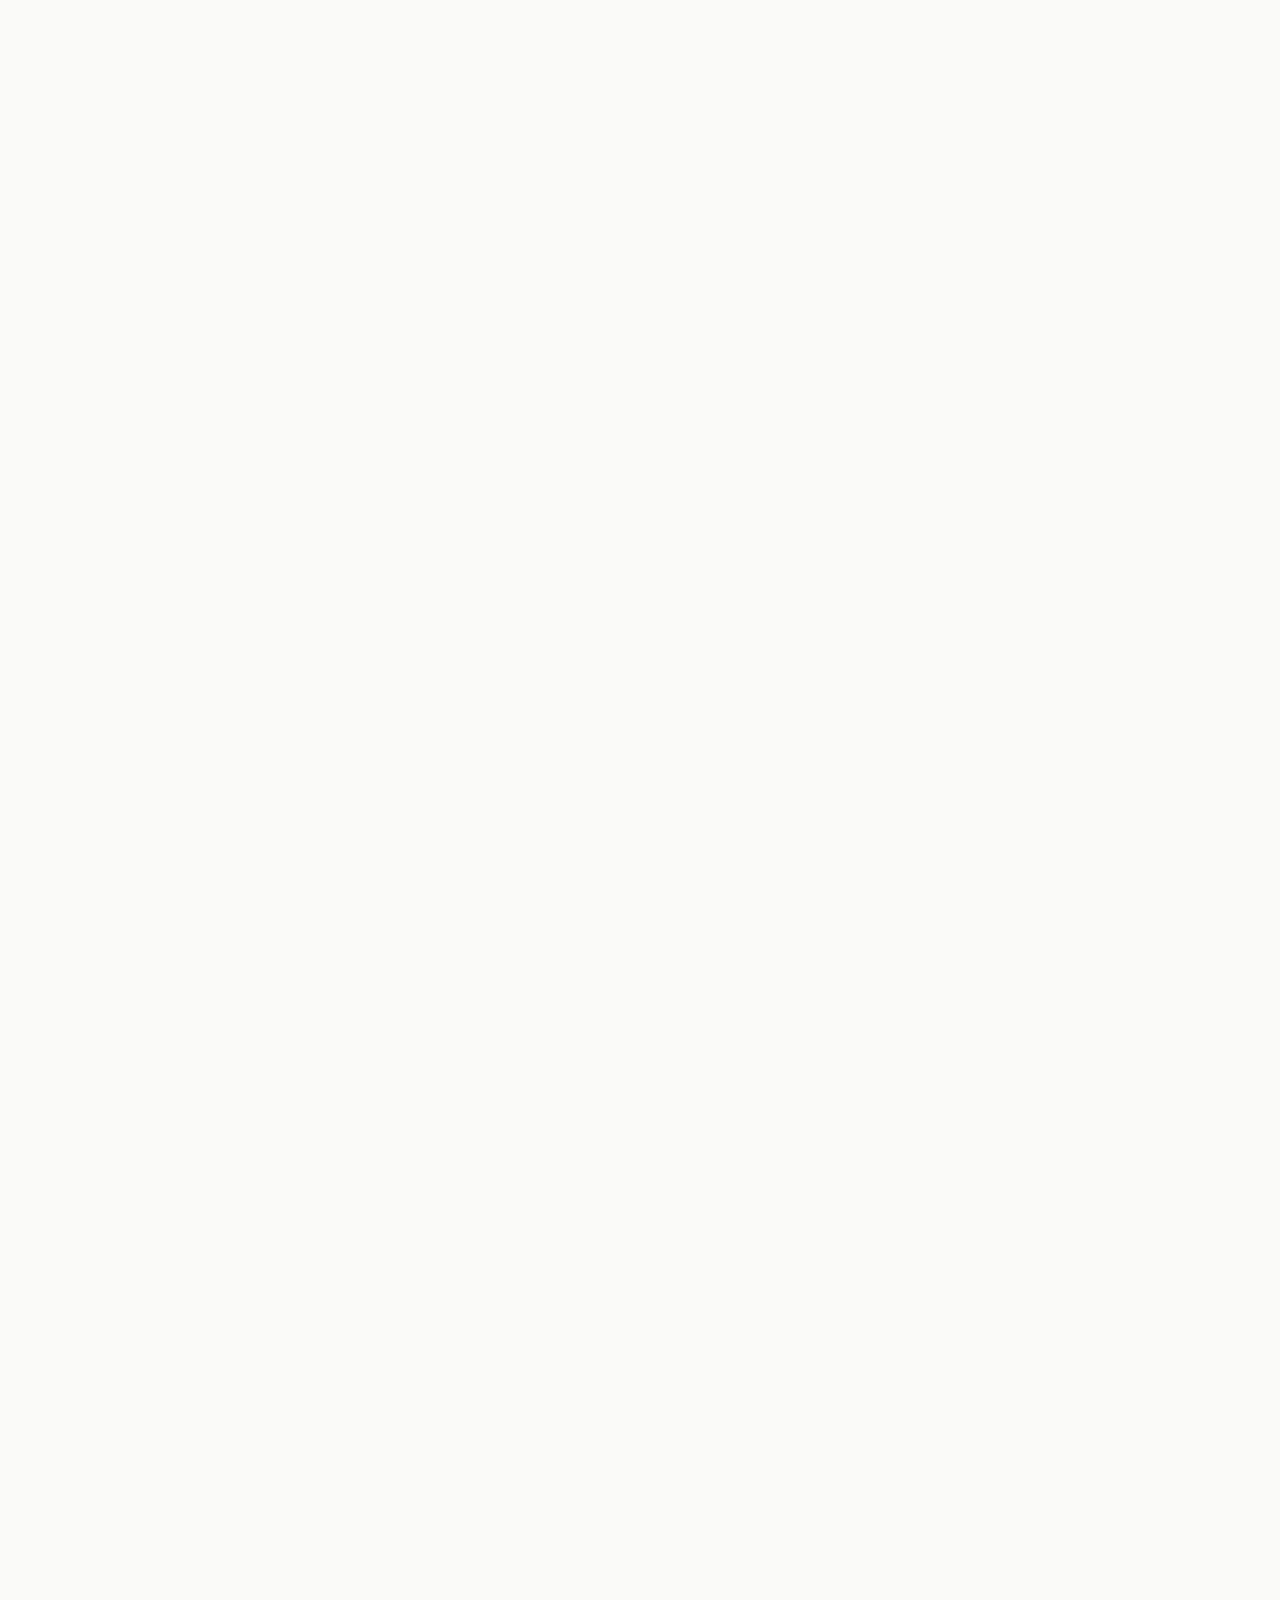
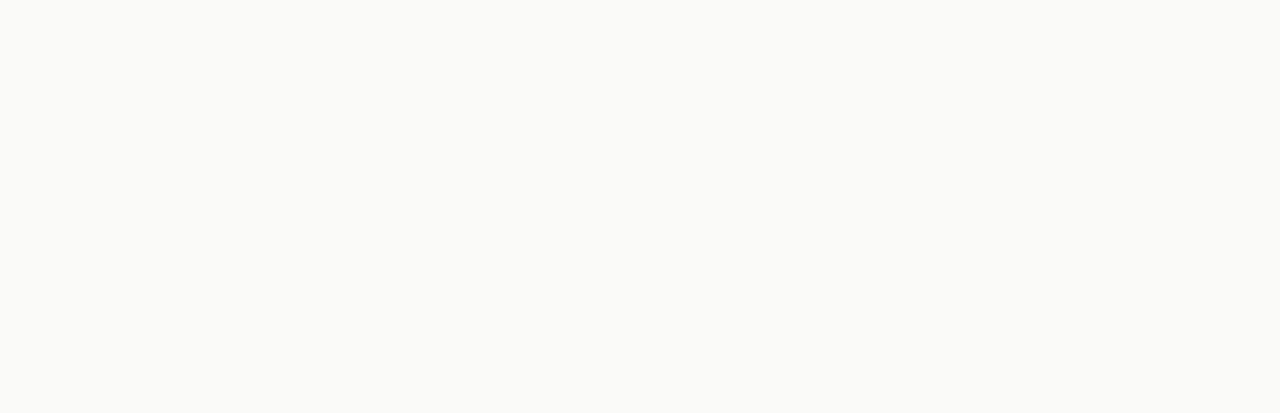
<file: pages/cfp.html>
<!doctype html>
<html lang="en">
<head>
  <!-- DEV GATE - Remove this line at launch -->
  <script src="../assets/js/dev-gate.js"></script>
  <meta charset="utf-8" />
  <meta name="viewport" content="width=device-width, initial-scale=1" />
  <title>Call for Papers — CAIS 2026</title>
  <meta name="description" content="Submit your research to CAIS 2026. We welcome papers on architectural patterns, optimization, engineering, and evaluation of agentic and AI systems." />
  
  <link rel="canonical" href="https://caisconf.org/pages/cais-2026-cfp.html" />
  
  <link href="https://cdn.jsdelivr.net/npm/bootstrap@5.3.3/dist/css/bootstrap.min.css" rel="stylesheet" />
  <link href="https://cdn.jsdelivr.net/npm/bootstrap-icons@1.11.3/font/bootstrap-icons.min.css" rel="stylesheet" />
  
  <style>
    /* ============================================
       CAIS 2026 CFP - Design System
       Color Palette: Terracotta + Olive + Warm Monochrome
       ============================================ */

    :root {
      /* Terracotta System (Primary Accent - 20-25% max) */
      --terracotta-deep: #B8593E;
      --terracotta-medium: #C4735A;
      --terracotta-light: #D89380;

      /* Olive System (CMPND Connection - 10-15%) */
      --olive-moss: #6B7F5A;
      --olive-clay: #956C58;
      --olive-sage: #8A9E78;

      /* Warm Monochrome Foundation (60-70%) */
      --seasalt: #FAFAF8;
      --eerie-black: #252523;
      --davys-gray: #5E5D59;
      --silver: #C7C6C5;
      --platinum: #e8e7e7;

      /* Legacy aliases */
      --cais-accent: var(--terracotta-deep);
      --cais-text: var(--eerie-black);
      --cais-bg-white: var(--seasalt);
      --cais-bg-light: var(--platinum);
      --cais-border: var(--silver);
      --cais-border-light: var(--platinum);
    }

    body { 
      color: var(--eerie-black);
      background-color: var(--seasalt);
      font-synthesis-weight: none; 
    }

    h1, h2, h3, h4, h5, h6, p { 
      color: var(--eerie-black);
    }

    .visually-hidden-focusable:not(:focus):not(:focus-within) {
      position: absolute !important;
      width: 1px !important;
      height: 1px !important;
      padding: 0 !important;
      margin: -1px !important;
      overflow: hidden !important;
      clip: rect(0,0,0,0) !important;
      white-space: nowrap !important;
      border: 0 !important;
    }

    .visually-hidden-focusable:focus,
    .visually-hidden-focusable:focus-within {
      position: static !important;
      width: auto !important;
      height: auto !important;
      overflow: visible !important;
      clip: auto !important;
      white-space: normal !important;
    }

    /* Hero */
    .cfp-hero {
      position: relative;
      background: url('../assets/images/hero ultralight gradient.png') center/cover no-repeat;
      color: var(--eerie-black);
      padding: 4.5rem 0;
    }

    .cfp-hero h1, .cfp-hero p {
      color: var(--eerie-black);
    }

    .badge-cais {
      background: var(--terracotta-deep);
      color: var(--seasalt);
      border-radius: 4px;
    }

    .section-title { 
      font-weight: 700; 
      letter-spacing: .2px; 
      margin-top: 0;
      color: var(--eerie-black);
    }

    .anchor { 
      scroll-margin-top: 84px; 
    }

    /* Cards - silver borders, olive hover, subtle rounded corners */
    .card, .card-quiet {
      border: 1px solid var(--silver);
      border-radius: 4px;
      padding: 1.5rem;
      background: var(--seasalt);
      transition: border-color 200ms linear;
    }

    .card:hover, .card-quiet:hover {
      border-color: var(--olive-moss);
    }

    .highlight-box {
      background: rgba(149, 108, 88, 0.05); /* clay at 5% */
      padding: 1.5rem;
      border-radius: 4px;
      height: 100%;
      border: 1px solid var(--platinum);
    }

    /* Alerts */
    .alert-warning {
      background: rgba(216, 147, 128, 0.08); /* terracotta-light at 8% */
      border: 1px solid var(--terracotta-deep);
      border-radius: 4px;
      color: var(--eerie-black);
    }

    .alert-info {
      background: rgba(138, 158, 120, 0.08); /* sage at 8% */
      border: 1px solid var(--silver);
      border-radius: 4px;
      color: var(--eerie-black);
    }

    /* Dates card - terracotta emphasis border */
    .dates-card {
      border: 2px solid var(--terracotta-deep);
      border-radius: 4px;
    }

    /* Topic borders */
    .border-start {
      border-left-width: 3px !important;
    }

    .border-primary {
      border-color: var(--terracotta-deep) !important;
    }

    /* Footer */
    footer {
      background-color: var(--platinum);
      border-top: 1px solid var(--silver);
    }

    footer a {
      color: var(--eerie-black);
      text-decoration: none;
    }

    footer a:hover {
      color: var(--olive-moss);
      text-decoration: underline;
    }

    /* Focus states */
    a:focus, button:focus, .btn:focus {
      outline: 2px solid var(--terracotta-deep);
      outline-offset: 2px;
    }

    /* Buttons - outlined by default, filled on hover */
    .btn-primary {
      background: transparent;
      border: 2px solid var(--terracotta-deep);
      color: var(--terracotta-deep);
      border-radius: 4px;
      font-weight: 600;
      transition: background-color 200ms linear, color 200ms linear;
    }

    .btn-primary:hover {
      background: var(--terracotta-deep);
      border-color: var(--terracotta-deep);
      color: var(--seasalt);
    }

    .btn-outline-primary {
      background: transparent;
      border: 2px solid var(--terracotta-deep);
      color: var(--terracotta-deep);
      border-radius: 4px;
      font-weight: 600;
      transition: background-color 200ms linear, color 200ms linear;
    }

    .btn-outline-primary:hover {
      background: var(--terracotta-deep);
      border-color: var(--terracotta-deep);
      color: var(--seasalt);
    }

    /* Links */
    a {
      color: var(--terracotta-deep);
      text-decoration: none;
      transition: color 200ms linear;
    }

    a:hover {
      color: var(--terracotta-medium);
      text-decoration: underline;
    }

    /* Navigation */
    .nav-link {
      color: var(--eerie-black) !important;
      font-weight: 500;
      border-bottom: 2px solid transparent;
      transition: border-color 200ms linear;
    }

    .nav-link:hover {
      color: var(--eerie-black) !important;
      border-bottom: 2px solid var(--terracotta-deep);
    }

    .nav-link.active {
      color: var(--eerie-black) !important;
      border-bottom: 2px solid var(--terracotta-deep);
    }

    .nav-link.disabled {
      color: var(--silver) !important;
      border-bottom: 2px solid transparent;
    }

    /* Badges */
    .badge {
      background-color: var(--davys-gray);
      color: var(--seasalt);
      border-radius: 4px;
    }

    .bg-primary {
      background-color: var(--terracotta-deep) !important;
    }

    .text-muted {
      color: var(--davys-gray) !important;
    }

    /* Quick Links */
    .card-body .list-unstyled li a {
      color: var(--eerie-black);
    }

    .card-body .list-unstyled li a:hover {
      color: var(--olive-moss);
      text-decoration: underline;
    }

    /* Navbar */
    .navbar {
      background-color: var(--seasalt) !important;
      border-bottom: 1px solid var(--platinum);
    }

    .navbar-brand {
      padding: 0;
      padding-top: 2px; /* Offset nav-link border-bottom */
    }

    /* Remove all rounded corners */
    .rounded, .rounded-pill {
      border-radius: 4px !important;
    }

    .list-group-item {
      border-radius: 4px;
    }

    /* Consistent spacing */
    section {
      margin-bottom: 3rem;
    }

    @media (max-width: 768px) {
      .cfp-hero {
        padding: 3rem 0;
      }
    }
  </style>
</head>
<body>

  <a href="#main" class="visually-hidden-focusable">Skip to main content</a>

  <nav class="navbar navbar-expand-lg bg-white border-bottom sticky-top" aria-label="Primary navigation">
    <div class="container">
      <a class="navbar-brand d-flex align-items-center" href="../index.html" aria-label="CAIS 2026 Home">
        <img src="../assets/images/CAIS Logo Long.svg" alt="CAIS 2026" class="brand-logo" loading="eager" decoding="async" style="max-height:6vh; height:auto; width:auto;" />
      </a>
      <button class="navbar-toggler" type="button" data-bs-toggle="collapse" data-bs-target="#navMain" aria-controls="navMain" aria-expanded="false" aria-label="Toggle navigation">
        <span class="navbar-toggler-icon"></span>
      </button>
      <div id="navMain" class="collapse navbar-collapse">
        <ul class="navbar-nav ms-auto">
          <li class="nav-item"><a class="nav-link" href="../index.html#why">Why CAIS</a></li>
          <li class="nav-item"><a class="nav-link" href="../index.html#program">Program</a></li>
          <li class="nav-item"><a class="nav-link disabled" href="#" aria-disabled="true">Call for Papers</a></li>
          <li class="nav-item"><a class="nav-link" href="../index.html#contact">Contact</a></li>
        </ul>
      </div>
    </div>
  </nav>

  <header class="cfp-hero">
    <div class="container">
      <h1 class="display-6 fw-bold">Call for Papers</h1>
      <p class="lead mb-3">ACM Conference on Agentic and AI Systems (CAIS 2026)</p>
      <p class="mb-0"><strong>San Jose, CA • May 26–29, 2026</strong></p>
    </div>
  </header>

  <main id="main" class="py-5">
    <div class="container">
      <div class="row g-4">
        <!-- Main Content Column -->
        <div class="col-lg-8">

          <!-- Overview -->
          <section id="overview" class="anchor mb-5">
            <h2 class="section-title h4 mb-3">Overview</h2>
            <p>CAIS 2026 invites original research contributions on <strong>agentic and AI systems</strong>—architectures that advance the state of the art through:</p>
            <ul>
              <li>Principled composition of multiple system components</li>
              <li>Smart inference-time scaling strategies</li>
              <li>Systematic verification methods for reliable deployment</li>
              <li>Novel evaluation frameworks for compound systems</li>
            </ul>
            <p class="mb-0">We welcome submissions from researchers and practitioners across academia and industry who are pushing the boundaries of what's possible with compound AI systems.</p>
          </section>

          <!-- Scope & Topics -->
          <section id="scope" class="anchor mb-5">
            <h2 class="section-title h4 mb-3">Topics of Interest</h2>
            <p class="mb-3">We welcome submissions across four key pillars:</p>
            <div class="row g-3 mb-3">
              <div class="col-md-6">
                <div class="border-start border-3 border-primary ps-3">
                  <h3 class="h6 fw-bold mb-1">Architectural Patterns & Composition</h3>
                  <ul class="small mb-0">
                    <li>Networks of Networks (NoNs) and inference-time scaling</li>
                    <li>Verifier-based systems and generation/verification asymmetry</li>
                    <li>Retrieval-augmented generation (RAG) architectures</li>
                    <li>Multi-agent systems and coordination mechanisms</li>
                    <li>Tool-augmented AI and API integration patterns</li>
                    <li>Modular system design and composability</li>
                  </ul>
                </div>
              </div>
              <div class="col-md-6">
                <div class="border-start border-3 border-primary ps-3">
                  <h3 class="h6 fw-bold mb-1">System Optimization & Efficiency</h3>
                  <ul class="small mb-0">
                    <li>End-to-end optimization of non-differentiable pipelines</li>
                    <li>Cost-performance trade-offs in compound systems</li>
                    <li>Resource allocation across system components</li>
                    <li>Automated architecture search and hyperparameter tuning</li>
                    <li>Latency reduction and throughput optimization</li>
                    <li>Model selection and routing strategies</li>
                  </ul>
                </div>
              </div>
              <div class="col-md-6">
                <div class="border-start border-3 border-primary ps-3">
                  <h3 class="h6 fw-bold mb-1">Engineering & Operations</h3>
                  <ul class="small mb-0">
                    <li>MLOps for compound AI systems</li>
                    <li>Monitoring, debugging, and observability tools</li>
                    <li>Specification languages and verification frameworks</li>
                    <li>Security and safety in multi-component systems</li>
                    <li>Testing and quality assurance methodologies</li>
                    <li>Production deployment case studies</li>
                  </ul>
                </div>
              </div>
              <div class="col-md-6">
                <div class="border-start border-3 border-primary ps-3">
                  <h3 class="h6 fw-bold mb-1">Evaluation & Benchmarking</h3>
                  <ul class="small mb-0">
                    <li>Performance metrics for compound systems</li>
                    <li>Reproducibility frameworks and artifact standards</li>
                    <li>Comparative evaluation methodologies</li>
                    <li>Real-world impact assessment</li>
                    <li>Benchmark design for agentic systems</li>
                    <li>Human evaluation and user studies</li>
                  </ul>
                </div>
              </div>
            </div>
          </section>

          <!-- Tracks & Formats -->
          <section id="tracks" class="anchor mb-5">
            <h2 class="section-title h4 mb-3">Submission Tracks</h2>
            
            <div class="mb-4">
              <h3 class="h6 fw-bold">Research Papers</h3>
              <p>Original research contributions presenting novel architectures, algorithms, systems, or empirical studies.</p>
              <ul>
                <li><strong>Format:</strong> Double-blind review</li>
                <li><strong>Page limit:</strong> <em class="text-muted">(to be announced)</em></li>
                <li><strong>Template:</strong> ACM Primary Article Template (LaTeX or Word) — <a href="https://www.acm.org/publications/proceedings-template" target="_blank" rel="noopener">Download templates</a></li>
              </ul>
            </div>

            <div class="mb-4">
              <h3 class="h6 fw-bold">System Demonstrations</h3>
              <p>Working implementations of compound AI systems with accompanying technical description.</p>
              <ul>
                <li><strong>Format:</strong> Short paper (4 pages) + demonstration artifact</li>
                <li><strong>Review:</strong> Evaluated on both technical contribution and demonstration quality</li>
              </ul>
              <p class="small text-muted mb-0">Detailed demo submission instructions coming soon.</p>
            </div>

            <div class="alert alert-info">
              <strong><i class="bi bi-info-circle me-2"></i>Workshops & Tutorials:</strong> Separate calls for workshops and tutorials will be announced. Proposals welcome for hands-on sessions on tools, frameworks, and methodologies.
            </div>
          </section>

          <!-- Review Process -->
          <section id="review" class="anchor mb-5">
            <h2 class="section-title h4 mb-3">Review Process & Reproducibility</h2>
            
            <h3 class="h6 fw-bold">Double-Blind Peer Review</h3>
            <p>All research paper submissions undergo rigorous double-blind peer review. Authors must:</p>
            <ul>
              <li>Anonymize submissions (remove author names, affiliations, acknowledgments)</li>
              <li>Avoid self-identifying citations (use "Previous work [X] showed..." not "Our prior work [X]...")</li>
              <li>Declare conflicts of interest during submission</li>
            </ul>

            <h3 class="h6 fw-bold mt-4">Artifact Evaluation</h3>
            <p>CAIS encourages (and may require) artifact submission to support reproducibility. We adopt ACM's artifact badging taxonomy:</p>
            <ul>
              <li><strong>Artifacts Available:</strong> Supporting materials publicly available</li>
              <li><strong>Artifacts Evaluated - Functional:</strong> Artifacts documented, consistent, complete, and exercisable</li>
              <li><strong>Results Reproduced:</strong> Main results independently obtained using author-provided artifacts</li>
            </ul>
            <p class="small text-muted mb-0">Artifact evaluation timeline and requirements will be announced with paper acceptance notifications.</p>

            <h3 class="h6 fw-bold mt-4">Publication Ethics</h3>
            <p class="mb-0">All submissions must follow <a href="https://www.acm.org/publications/policies" target="_blank" rel="noopener">ACM Publication Policies</a>, including:</p>
            <ul>
              <li>No concurrent submissions to other venues</li>
              <li>No plagiarism or self-plagiarism</li>
              <li>Proper attribution of prior work</li>
              <li>Disclosure of potential conflicts of interest</li>
            </ul>
          </section>

          <!-- Submission Instructions -->
          <section id="submission" class="anchor mb-5">
            <h2 class="section-title h4 mb-3">How to Submit</h2>
            
            <div class="alert alert-warning mb-4">
              <strong><i class="bi bi-clock-history me-2"></i>Submission portal opening soon</strong>
              <p class="mb-0">The submission system will be available when the CFP officially opens. Check this page for updates or join our mailing list for notifications.</p>
            </div>

            <h3 class="h6 fw-bold">Submission Platform</h3>
            <p>Papers will be submitted through <strong>PCS (Precision Conference Solution)</strong>, ACM's standard conference management system.</p>
            <p><em class="text-muted">Portal URL will be posted here when available.</em></p>

            <h3 class="h6 fw-bold mt-4">Formatting Requirements</h3>
            <ul>
              <li>Use the official <a href="https://www.acm.org/publications/proceedings-template" target="_blank" rel="noopener">ACM Primary Article Templates</a> (LaTeX or Word)</li>
              <li>Page limits: <em class="text-muted">(to be announced)</em></li>
              <li>References do not count toward page limit</li>
              <li>Appendices permitted but may not be reviewed</li>
            </ul>

            <h3 class="h6 fw-bold mt-4">Before You Submit</h3>
            <ul>
              <li>Create your PCS account early to avoid last-minute issues</li>
              <li>Complete your author profile (required for submission)</li>
              <li>Prepare anonymized PDF (check for metadata)</li>
              <li>Prepare artifact documentation if submitting early</li>
              <li>Review ACM publication policies</li>
            </ul>
          </section>

          <!-- ===== ACM OPEN ACCESS REQUIREMENTS ===== -->
          <section id="open-access" class="anchor mb-5">
              <h2 class="section-title h4 mb-3">
                  <i class="bi bi-unlock me-2" style="color:var(--terracotta-deep);"></i>
                  Open Access Publishing Model
              </h2>
              
              <div class="alert alert-warning mb-4" role="alert">
                  <h3 class="h5 fw-bold mb-2">
                      <i class="bi bi-exclamation-triangle me-2"></i>
                      Important Update on ACM's Open Access Model for 2026
                  </h3>
                  <p class="mb-0">
                      Starting January 1, 2026, ACM will fully transition to Open Access. 
                      All papers published at CAIS 2026 will be 100% Open Access.
                  </p>
              </div>

              <h3 class="h6 fw-bold mb-3">Publishing Options</h3>
              <p class="mb-3">
                  Authors will have two primary options for publishing Open Access articles with ACM: 
                  the <strong>ACM Open institutional model</strong> or by paying 
                  <strong>Article Processing Charges (APCs)</strong>.
              </p>

              <div class="card card-quiet mb-4">
                  <h4 class="h6 fw-bold mb-2">
                      <i class="bi bi-check-circle me-2" style="color:var(--olive-moss);"></i>
                      Most Authors Won't Pay APCs
                  </h4>
                  <p class="mb-2">
                      With over <strong>2,800 institutions</strong> already part of ACM Open, 
                      approximately <strong>76% of ACM-sponsored conference papers</strong> will not 
                      require APCs from authors or conferences.
                  </p>
                  <p class="mb-0">
                      <a href="https://libraries.acm.org/acmopen/open-participants" target="_blank" rel="noopener">
                          Check if your institution participates <i class="bi bi-box-arrow-up-right ms-1"></i>
                      </a>
                  </p>
              </div>

              <h4 class="h6 fw-bold mb-3">For Authors at Non-Participating Institutions</h4>
              <p class="mb-3">
                  Authors from institutions not participating in ACM Open will need to pay an APC 
                  to publish their papers, unless they qualify for a 
                  <a href="https://www.acm.org/publications/policies/policy-on-discretionary-open-access-apc-waivers" target="_blank" rel="noopener">
                      financial waiver
                  </a>. 
                  Keep in mind that waivers are rare and are granted based on specific criteria set by ACM.
              </p>

              <div class="highlight-box mb-4">
                  <h4 class="h6 fw-bold mb-3">2026 Temporary Subsidized Pricing</h4>
                  <p class="mb-2">
                      ACM has approved a temporary subsidy for 2026 to ease the transition and 
                      allow more time for institutions to join ACM Open:
                  </p>
                  <ul class="mb-2">
                      <li><strong>$250 APC</strong> for ACM/SIG members</li>
                      <li><strong>$350 APC</strong> for non-members</li>
                  </ul>
                  <p class="mb-0">
                      This represents a 
                      <a href="https://www.acm.org/publications/openaccess" target="_blank" rel="noopener">
                          65% discount
                      </a>, funded directly by ACM. Authors are encouraged to help advocate for 
                      their institutions to join ACM Open during this transition period.
                  </p>
              </div>

              <p class="text-muted small mb-3">
                  <strong>Note:</strong> To be included in ACM Open, the <em>corresponding author</em> 
                  must be affiliated with a participating institution.
              </p>

              <div class="card card-quiet">
                  <h4 class="h6 fw-bold mb-3">Quick Links</h4>
                  <ul class="list-unstyled mb-0">
                      <li class="mb-2">
                          <a href="https://libraries.acm.org/acmopen/open-participants" target="_blank" rel="noopener">
                              <i class="bi bi-list-check me-2"></i>Participating Institutions
                          </a>
                      </li>
                      <li class="mb-2">
                          <a href="https://www.acm.org/publications/policies/policy-on-discretionary-open-access-apc-waivers" target="_blank" rel="noopener">
                              <i class="bi bi-question-circle me-2"></i>Waiver Policy
                          </a>
                      </li>
                      <li class="mb-2">
                          <a href="https://www.acm.org/publications/openaccess" target="_blank" rel="noopener">
                              <i class="bi bi-info-circle me-2"></i>ACM Open Access FAQ
                          </a>
                      </li>
                      <li>
                          <a href="https://libraries.acm.org/subscriptions-access/acmopen" target="_blank" rel="noopener">
                              <i class="bi bi-unlock me-2"></i>About ACM Open
                          </a>
                      </li>
                  </ul>
              </div>
          </section>

            <!-- POLICIES SECTION - CORRECTED LINKS -->
            <section id="policies" class="anchor mb-5">
                <h2 class="section-title h4 mb-3">Conference Policies</h2>
                <p>All participants must adhere to conference policies:</p>
                <div class="row g-3">
                    <div class="col-md-6">
                        <div class="card card-quiet p-3 h-100">
                            <h3 class="h6 fw-bold mb-2"><i class="bi bi-shield-check me-2"></i>Code of Conduct</h3>
                            <p class="small mb-2">Professional, inclusive behavior expectations</p>
                            <a href="./codeofconduct.html" class="stretched-link">Read policy</a>
                        </div>
                    </div>
                    <div class="col-md-6">
                        <div class="card card-quiet p-3 h-100">
                            <h3 class="h6 fw-bold mb-2"><i class="bi bi-universal-access me-2"></i>Accessibility</h3>
                            <p class="small mb-2">Accommodations and inclusive practices</p>
                            <a href="./accessibility.html" class="stretched-link">Read policy</a>
                        </div>
                    </div>
                    <div class="col-md-6">
                        <div class="card card-quiet p-3 h-100">
                            <h3 class="h6 fw-bold mb-2"><i class="bi bi-people me-2"></i>Diversity &amp; Inclusion</h3>
                            <p class="small mb-2">Commitment to equitable participation</p>
                            <a href="./inclusion.html" class="stretched-link">Read policy</a>
                        </div>
                    </div>
                    <div class="col-md-6">
                        <div class="card card-quiet p-3 h-100">
                            <h3 class="h6 fw-bold mb-2"><i class="bi bi-camera-video me-2"></i>Recording &amp; Media</h3>
                            <p class="small mb-2">Photography and recording guidelines</p>
                            <a href="./recording-media.html" class="stretched-link">Read policy</a>
                        </div>
                    </div>
                </div>
                <p class="mt-3 mb-0 small">See also: <a href="https://www.acm.org/code-of-ethics" target="_blank" rel="noopener">ACM Code of Ethics</a> | <a href="https://www.acm.org/publications/policies" target="_blank" rel="noopener">ACM Publication Policies</a></p>
            </section>

          <!-- Contact -->
          <section id="contact" class="anchor mb-5">
            <h2 class="section-title h4 mb-3">Questions?</h2>
            <div class="row g-3">
              <div class="col-md-6">
                <div class="highlight-box p-3">
                  <h3 class="h6 fw-bold mb-2">Program Chairs</h3>
                  <p class="mb-0"><em class="text-muted">To be announced</em></p>
                </div>
              </div>
              <div class="col-md-6">
                <div class="highlight-box p-3">
                  <h3 class="h6 fw-bold mb-2">General Inquiries</h3>
                  <p class="mb-0"><a href="mailto:contact@caisconf.org">contact@caisconf.org</a></p>
                </div>
              </div>
            </div>
            <p class="mt-3 mb-0 small text-muted">Program Committee and Artifact Evaluation Chairs will be announced when the CFP officially opens.</p>
          </section>

        </div>

        <!-- Sidebar -->
        <div class="col-lg-4">
          <aside>
            <!-- Important Dates -->
            <div class="card dates-card mb-4">
              <div class="card-body">
                <h3 class="h6 fw-bold mb-3"><i class="bi bi-calendar-event me-2"></i>Important Dates</h3>
                
                <p class="small mb-3"><i class="bi bi-clock me-1"></i> Submission deadline coming soon.</p>

                <div class="mb-3">
                  <div class="border-start ps-3 mb-3" style="border-left-width: 3px !important; border-color: var(--terracotta-deep) !important;">
                    <div class="fw-bold small">Paper Submission Deadline</div>
                    <div class="text-muted small">TBA</div>
                  </div>
                  <div class="border-start ps-3 mb-3" style="border-left-width: 3px !important; border-color: var(--terracotta-deep) !important;">
                    <div class="fw-bold small">Notification of Acceptance</div>
                    <div class="text-muted small">TBA</div>
                  </div>
                  <div class="border-start ps-3 mb-3" style="border-left-width: 3px !important; border-color: var(--terracotta-deep) !important;">
                    <div class="fw-bold small">Camera-Ready Deadline</div>
                    <div class="text-muted small">TBA</div>
                  </div>
                  <div class="border-start ps-3" style="border-left-width: 3px !important; border-color: var(--terracotta-deep) !important;">
                    <div class="fw-bold small">Conference Dates</div>
                    <div class="small">May 26–29, 2026</div>
                    <div class="text-muted small">Workshops: May 26 | Main Conference: May 27–29</div>
                  </div>
                </div>
                
                <p class="text-muted small mb-0 text-center">All deadlines are 11:59 PM AoE</p>
              </div>
            </div>

            <!-- Quick Links -->
            <div class="card mb-4">
              <div class="card-body">
                <h3 class="h6 fw-bold mb-3"><i class="bi bi-link-45deg me-2"></i>Quick Links</h3>
                <ul class="list-unstyled mb-0">
                  <li class="mb-2"><a href="#overview">Overview</a></li>
                  <li class="mb-2"><a href="#scope">Topics of Interest</a></li>
                  <li class="mb-2"><a href="#tracks">Submission Tracks</a></li>
                  <li class="mb-2"><a href="#review">Review Process</a></li>
                  <li class="mb-2"><a href="#submission">How to Submit</a></li>
                  <li class="mb-2"><a href="#open-access">Open Access</a></li>
                  <li class="mb-2"><a href="#policies">Policies</a></li>
                  <li class="mb-2"><a href="#contact">Contact</a></li>
                  <li class="mb-2 pt-2 border-top"><a href="https://www.acm.org/publications/proceedings-template" target="_blank" rel="noopener">ACM Templates <i class="bi bi-box-arrow-up-right small"></i></a></li>
                </ul>
              </div>
            </div>

            <!-- Author Tips -->
            <div class="card">
              <div class="card-body">
                <h3 class="h6 fw-bold mb-3"><i class="bi bi-lightbulb me-2"></i>Author Tips</h3>
                <ul class="small mb-0">
                  <li class="mb-2">Start early—artifact preparation takes time</li>
                  <li class="mb-2">Make your work reproducible from day one</li>
                  <li class="mb-2">Document your system architecture clearly</li>
                  <li class="mb-2">Include ablation studies where appropriate</li>
                  <li class="mb-2">Consider submitting to workshops for early feedback</li>
                </ul>
              </div>
            </div>
          </aside>
        </div>
      </div>
    </div>
  </main>

  <footer class="py-4 border-top">
    <div class="container">
      <div class="row align-items-center">
        <div class="col-md-6">
          <small>© 2026 CAIS — In cooperation with ACM</small>
        </div>
        <div class="col-md-6 text-md-end">
          <small>
            <a href="../index.html">Home</a> · 
            <a href="mailto:contact@caisconf.org">Contact</a>
          </small>
        </div>
      </div>
    </div>
  </footer>

  <script src="https://cdn.jsdelivr.net/npm/bootstrap@5.3.3/dist/js/bootstrap.bundle.min.js" defer></script>
</body>
</html>
</file>
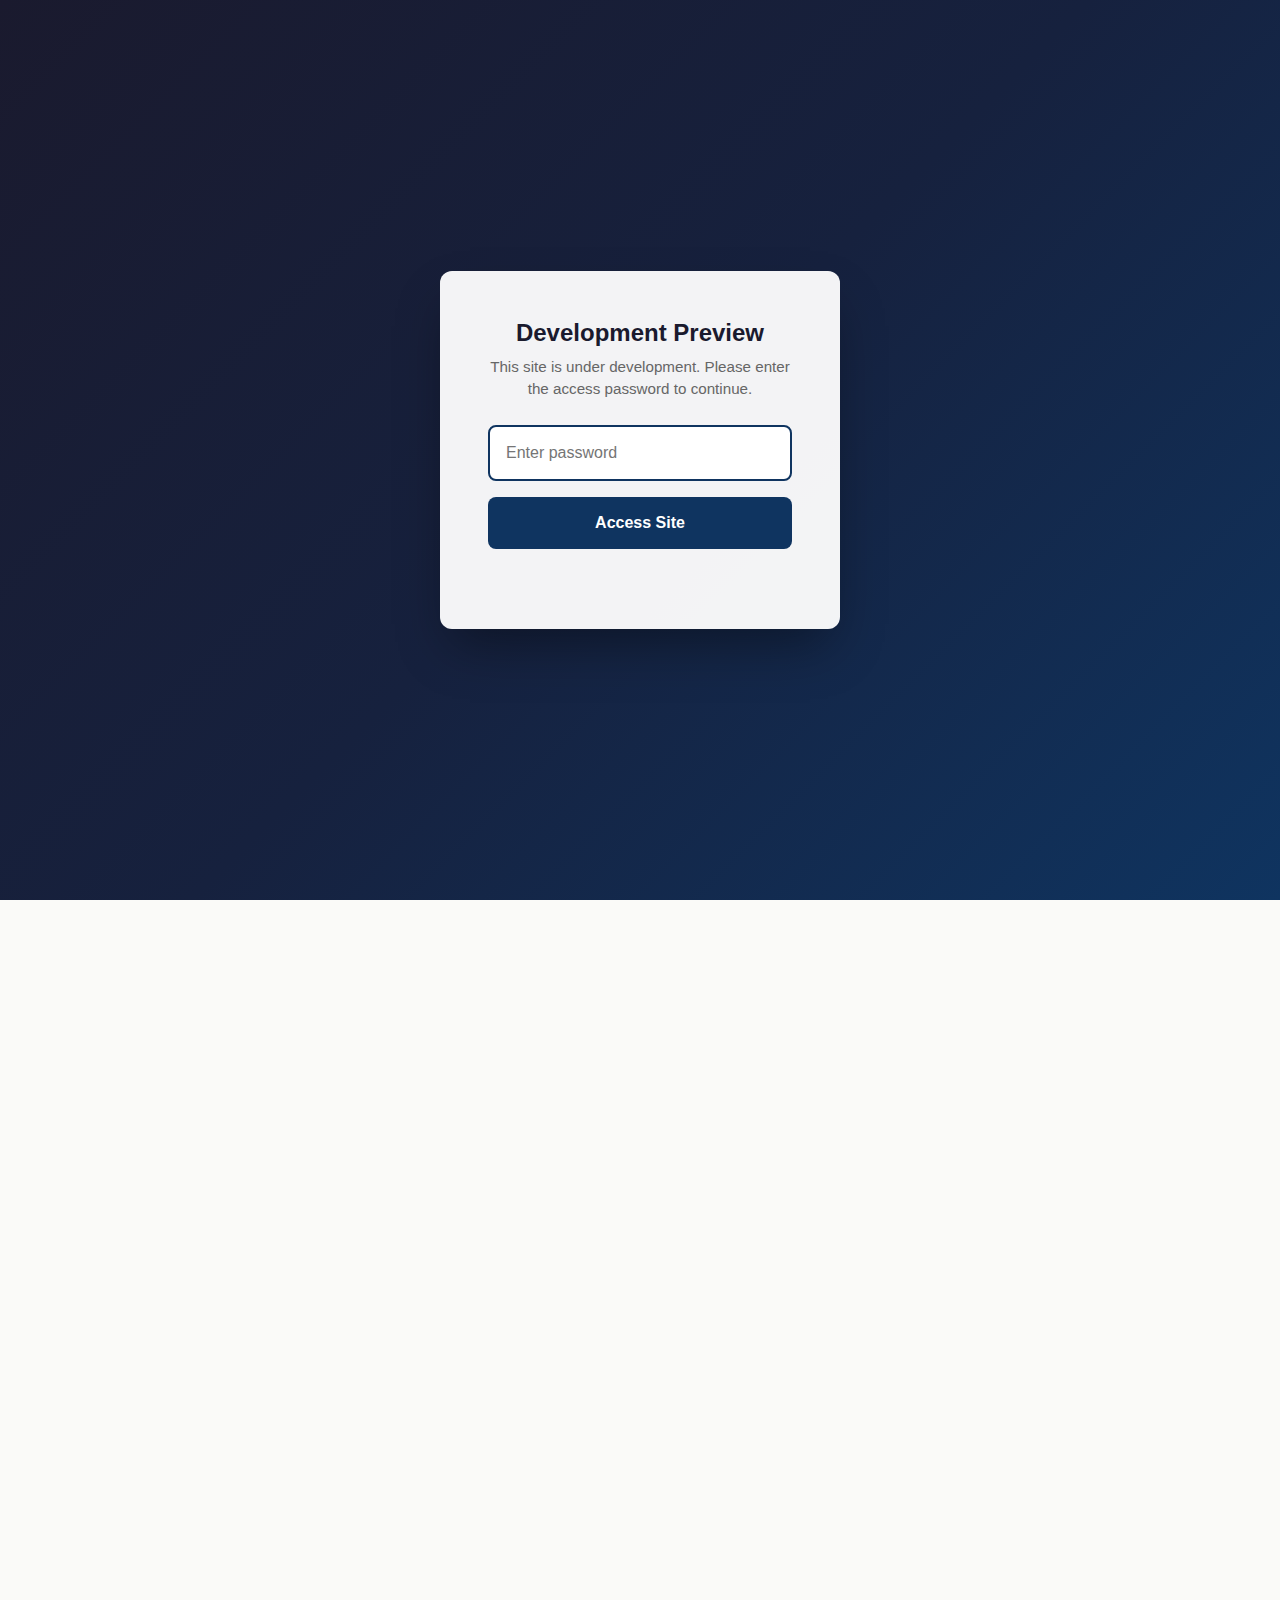
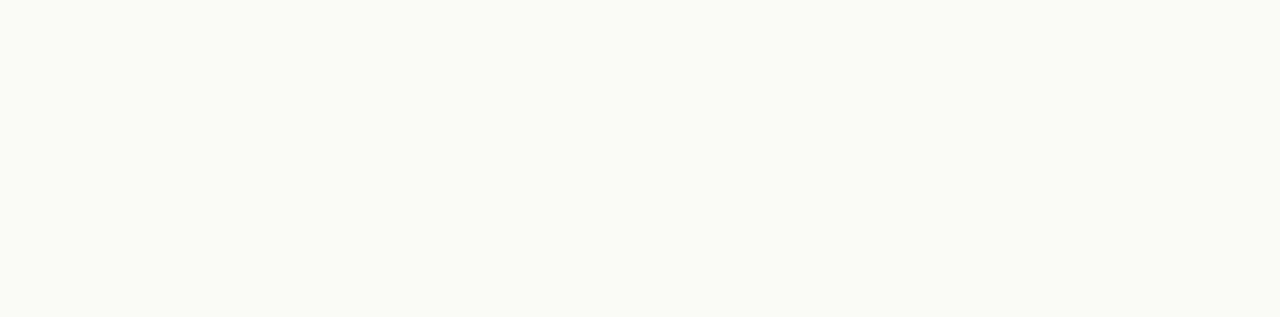
<file: pages/codeofconduct.html>
<!doctype html>
<html lang="en">
<head>
  <!-- DEV GATE - Remove this line at launch -->
  <script src="../assets/js/dev-gate.js"></script>
  <meta charset="utf-8" />
  <meta name="viewport" content="width=device-width, initial-scale=1" />
  <title>Code of Conduct — CAIS 2026</title>
  
  <!-- Canonical URL -->
  <link rel="canonical" href="https://caisconf.org/pages/codeofconduct.html" />
  
  <link href="https://cdn.jsdelivr.net/npm/bootstrap@5.3.3/dist/css/bootstrap.min.css" rel="stylesheet" />
  <link href="https://cdn.jsdelivr.net/npm/bootstrap-icons@1.11.3/font/bootstrap-icons.min.css" rel="stylesheet" />
  
  <style>
    /* ============================================
       CAIS 2026 - Design System
       Color Palette: Terracotta + Olive + Warm Monochrome
       ============================================ */

    :root {
      /* Terracotta System (Primary Accent - 20-25% max) */
      --terracotta-deep: #B8593E;
      --terracotta-medium: #C4735A;
      --terracotta-light: #D89380;

      /* Olive System (CMPND Connection - 10-15%) */
      --olive-moss: #6B7F5A;
      --olive-clay: #956C58;
      --olive-sage: #8A9E78;

      /* Warm Monochrome Foundation (60-70%) */
      --seasalt: #FAFAF8;
      --eerie-black: #252523;
      --davys-gray: #5E5D59;
      --silver: #C7C6C5;
      --platinum: #e8e7e7;
    }

    body { 
      color: var(--eerie-black);
      background-color: var(--seasalt);
      font-synthesis-weight: none;
    }

    h1, h2, h3, h4, h5, h6, p { 
      color: var(--eerie-black);
    }

    /* Hero Section */
    .coc-hero {
      position: relative;
      background: url('../assets/images/hero ultralight gradient.png') center/cover no-repeat;
      color: var(--eerie-black);
      padding: 4.5rem 0;
    }

    .coc-hero h1, .coc-hero p {
      color: var(--eerie-black);
    }

    /* Navigation */
    .navbar {
      background-color: var(--seasalt) !important;
      border-bottom: 1px solid var(--platinum);
    }

    .navbar-brand {
      padding: 0;
      padding-top: 2px; /* Offset nav-link border-bottom */
    }

    .nav-link {
      color: var(--eerie-black) !important;
      font-weight: 500;
      border-bottom: 2px solid transparent;
      transition: border-color 200ms linear;
    }

    .nav-link:hover {
      color: var(--eerie-black) !important;
      border-bottom: 2px solid var(--terracotta-deep);
    }

    .nav-link.active {
      color: var(--eerie-black) !important;
      border-bottom: 2px solid var(--terracotta-deep);
    }

    .nav-link.disabled {
      color: var(--silver) !important;
      border-bottom: 2px solid transparent;
    }

    /* Component Styles */
    .section-title { 
      font-weight: 700; 
      letter-spacing: .2px; 
      margin-top: 0;
      color: var(--eerie-black);
    }

    .card-quiet, .info-card {
      border: 1px solid var(--silver);
      border-radius: 4px;
      padding: 1.5rem;
      background: var(--seasalt);
      transition: border-color 200ms linear;
      height: 100%;
    }

    .card-quiet:hover, .info-card:hover {
      border-color: var(--olive-moss);
    }

    .highlight-box {
      background: rgba(149, 108, 88, 0.05);
      padding: 1.5rem;
      border-radius: 4px;
      height: 100%;
      border: 1px solid var(--platinum);
    }

    .quick-links-callout {
      background: rgba(149, 108, 88, 0.05);
      border-radius: 4px;
      padding: 1.5rem;
      border: 1px solid var(--platinum);
    }

    .banded {
      background: rgba(232, 231, 231, 0.3);
      padding: 2rem;
      border-radius: 4px;
      border: 1px solid var(--platinum);
    }

    /* Buttons */
    .btn-primary {
      background: transparent;
      border: 2px solid var(--terracotta-deep);
      color: var(--terracotta-deep);
      border-radius: 4px;
      font-weight: 600;
      transition: background-color 200ms linear, color 200ms linear;
    }

    .btn-primary:hover {
      background: var(--terracotta-deep);
      border-color: var(--terracotta-deep);
      color: var(--seasalt);
    }

    .btn-outline-primary {
      background: transparent;
      border: 2px solid var(--terracotta-deep);
      color: var(--terracotta-deep);
      border-radius: 4px;
      font-weight: 600;
      transition: background-color 200ms linear, color 200ms linear;
    }

    .btn-outline-primary:hover {
      background: var(--terracotta-deep);
      border-color: var(--terracotta-deep);
      color: var(--seasalt);
    }

    /* Links */
    a {
      color: var(--terracotta-deep);
      text-decoration: none;
      transition: color 200ms linear;
    }

    a:hover {
      color: var(--terracotta-medium);
      text-decoration: underline;
    }

    a:focus, button:focus, .btn:focus {
      outline: 2px solid var(--terracotta-deep);
      outline-offset: 2px;
    }

    /* Utility Classes */
    .border-primary {
      border-color: var(--terracotta-deep) !important;
    }

    .bg-primary {
      background-color: var(--terracotta-deep) !important;
    }

    .bg-light {
      background-color: var(--platinum) !important;
    }

    .text-primary {
      color: var(--terracotta-deep) !important;
    }

    .text-muted {
      color: var(--davys-gray) !important;
    }

    /* Footer */
    footer {
      background-color: var(--platinum);
      color: var(--eerie-black);
      border-top: 1px solid var(--silver);
    }

    footer a {
      color: var(--eerie-black);
      text-decoration: none;
    }

    footer a:hover {
      color: var(--olive-moss);
      text-decoration: underline;
    }

    /* Additional Styles */
    .intro-text { 
      font-size: 14pt; 
    }

    /* Accessibility */
    .visually-hidden-focusable:not(:focus):not(:focus-within) {
      position: absolute !important;
      width: 1px !important;
      height: 1px !important;
      padding: 0 !important;
      margin: -1px !important;
      overflow: hidden !important;
      clip: rect(0,0,0,0) !important;
      white-space: nowrap !important;
      border: 0 !important;
    }

    .visually-hidden-focusable:focus,
    .visually-hidden-focusable:focus-within {
      position: static !important;
      width: auto !important;
      height: auto !important;
      overflow: visible !important;
      clip: auto !important;
      white-space: normal !important;
    }

    /* Print Styles */
    @media print {
      .navbar, footer, .btn {
        display: none;
      }
      
      body {
        color: #000;
      }
      
      a {
        text-decoration: none;
        color: #000;
      }
      
      a[href^="http"]:after {
        content: " (" attr(href) ")";
        font-size: 90%;
      }
    }
  </style>
</head>
<body>
  <!-- Skip to main content -->
  <a href="#main" class="visually-hidden-focusable">Skip to main content</a>

  <nav class="navbar navbar-expand-lg bg-white border-bottom sticky-top" aria-label="Primary navigation">
    <div class="container">
      <a class="navbar-brand d-flex align-items-center" href="../index.html" aria-label="CAIS 2026 Home">
        <img src="../assets/images/CAIS Logo Long.svg" 
             alt="CAIS 2026" 
             class="brand-logo" 
             loading="eager" 
             decoding="async" 
             style="max-height:6vh; height:auto; width:auto;" />
      </a>
      <button class="navbar-toggler" type="button" data-bs-toggle="collapse" data-bs-target="#navMain" aria-controls="navMain" aria-expanded="false" aria-label="Toggle navigation">
        <span class="navbar-toggler-icon"></span>
      </button>
      <div id="navMain" class="collapse navbar-collapse">
        <ul class="navbar-nav ms-auto">
          <li class="nav-item"><a class="nav-link" href="../index.html#why">Why CAIS</a></li>
          <li class="nav-item"><a class="nav-link" href="../index.html#program">Program</a></li>
          <li class="nav-item"><a class="nav-link disabled" href="#" aria-disabled="true">Call for Papers</a></li>
          <li class="nav-item"><a class="nav-link" href="mailto:contact@caisconf.org">Contact</a></li>
        </ul>
      </div>
    </div>
  </nav>

  <header class="coc-hero">
    <div class="container">
      <h1 class="display-6 fw-bold">Code of Conduct &amp; Policies</h1>
      <p class="lead mb-0">Professional, inclusive, and safe environment for all participants</p>
    </div>
  </header>

  <main id="main" class="container py-5">
    <!-- Intro with Quick Links callout -->
    <div class="row mb-5 g-4 align-items-start">
      <div class="col-lg-8">
        <p class="intro-text">CAIS 2026 is committed to a <strong>professional, inclusive, and safe</strong> environment for all participants. This policy complements and incorporates the <a href="https://www.acm.org/code-of-ethics" target="_blank" rel="noopener">ACM Code of Ethics</a>, the <a href="https://www.acm.org/about-acm/policy-against-harassment" target="_blank" rel="noopener">ACM Policy Against Harassment</a>, and <a href="https://www.acm.org/publications/policies" target="_blank" rel="noopener">ACM Publications Policies</a>.</p>
      </div>
      <div class="col-lg-4">
        <div class="quick-links-callout">
          <h2 class="h6 fw-bold">Quick Links</h2>
          <ul class="list-unstyled mb-0">
            <li><a href="https://www.acm.org/code-of-ethics" target="_blank" rel="noopener">ACM Code of Ethics</a></li>
            <li><a href="https://www.acm.org/about-acm/policy-against-harassment" target="_blank" rel="noopener">Harassment Policy</a></li>
            <li><a href="https://www.acm.org/publications/policies" target="_blank" rel="noopener">Publications Policies</a></li>
          </ul>
        </div>
      </div>
    </div>

    <!-- Core Principles -->
    <section class="mb-5">
      <div class="row g-4">
        <div class="col-md-6">
          <div>
            <h2 class="section-title h4 border-bottom pb-2">Community Values</h2>
            <ul>
              <li><strong>Respect &amp; dignity:</strong> Engage ideas, not people.</li>
              <li><strong>Equity &amp; inclusion:</strong> Welcome diverse identities, backgrounds, and viewpoints.</li>
              <li><strong>Integrity:</strong> Be honest and fair in research, reviews, and discourse.</li>
              <li><strong>Safety:</strong> Zero tolerance for harassment, discrimination, intimidation, or retaliation.</li>
            </ul>
          </div>
        </div>
        <div class="col-md-6">
          <div>
            <h2 class="section-title h4 border-bottom pb-2">Expected Behavior</h2>
            <ul>
              <li>Be considerate and constructive; follow session norms and staff directions.</li>
              <li>Follow photography/recording rules and respect opt-out indicators.</li>
              <li>Authors/reviewers: follow anonymity rules, declare COIs, and comply with ACM Publications Policies.</li>
            </ul>
          </div>
        </div>
      </div>
    </section>

    <!-- Unacceptable Behavior + Consequences -->
    <section class="banded mb-5">
      <div class="row g-4">
        <div class="col-md-6">
          <h2 class="section-title h4">Unacceptable Behavior</h2>
          <ul>
            <li>Harassment, discrimination, intimidation.</li>
            <li>Sexualized language or imagery; unwelcome advances; stalking; disruption.</li>
            <li>Non-consensual or prohibited photography/recording.</li>
            <li>Retaliation against reporters.</li>
          </ul>
        </div>
        <div class="col-md-6">
          <h2 class="section-title h4">Response &amp; Consequences</h2>
          <ul>
            <li>Safety first: venue security/emergency services as needed.</li>
            <li>Incident-response group reviews reports; COIs recuse.</li>
            <li>Possible actions: warnings, removal, withdrawal, ACM/institution notification.</li>
          </ul>
        </div>
      </div>
    </section>

    <!-- Supporting Policies + Reporting -->
    <section class="mb-5">
      <div class="row g-4">
        <div class="col-md-6 col-lg-4">
          <div class="info-card">
            <h2 class="section-title h5">Media, Photography &amp; Recording</h2>
            <p>Recording of program content is permitted unless presenter or chair states otherwise. Respect individual opt-outs. Attribute responsibly.</p>
          </div>
        </div>
        <div class="col-md-6 col-lg-4">
          <div class="info-card">
            <h2 class="section-title h5">Accessibility &amp; Accommodations</h2>
            <p>Details on access, captions, dietary needs, and accommodations will be shared with registration. Contact: <a href="mailto:contact@caisconf.org">contact@caisconf.org</a>.</p>
          </div>
        </div>
        <div class="col-md-6 col-lg-4">
          <div class="info-card">
            <h2 class="section-title h5">Diversity, Equity &amp; Inclusion</h2>
            <p>We support equitable participation across identities and career stages. Contact: <a href="mailto:contact@caisconf.org">contact@caisconf.org</a>.</p>
          </div>
        </div>
        <div class="col-md-6 col-lg-4">
          <div class="info-card">
            <h2 class="section-title h5">Publications &amp; Review Ethics</h2>
            <ul>
              <li>No duplicate submissions.</li>
              <li>No plagiarism or falsification.</li>
              <li>Maintain anonymity in double-blind.</li>
              <li>Declare conflicts of interest.</li>
            </ul>
          </div>
        </div>
        <div class="col-md-6 col-lg-4">
          <div class="info-card">
            <h2 class="section-title h5">Additional Policies</h2>
            <p><strong>Alcohol &amp; Substances:</strong> Legal proof of age required; illegal substances prohibited.</p>
            <p><strong>Badges &amp; Access:</strong> Must be worn; non-transferable.</p>
            <p><strong>Children &amp; Nursing:</strong> Supervised children welcome; lactation room available.</p>
            <p><strong>Privacy:</strong> Reports handled confidentially.</p>
          </div>
        </div>
        <div class="col-md-6 col-lg-4">
          <div class="highlight-box">
            <h2 class="section-title h5">Reporting a Concern</h2>
            <p><strong>Immediate assistance:</strong> Find staff or dial 911 (U.S.).</p>
            <p><strong>Conference reporting:</strong> <a href="mailto:conduct@caisconf.org">conduct@caisconf.org</a>.</p>
            <p><strong>ACM reporting:</strong> See <a href="https://www.acm.org/about-acm/policy-against-harassment" target="_blank" rel="noopener">ACM's Policy Against Harassment</a>.</p>
          </div>
        </div>
      </div>
    </section>
  </main>

  <footer class="pt-5 pb-4">
    <div class="container d-flex justify-content-between align-items-center">
      <small>© 2026 CAIS — ACM Conference on Agentic and AI Systems</small>
      <a class="small" href="../index.html">Back to Home</a>
    </div>
  </footer>

  <script src="https://cdn.jsdelivr.net/npm/bootstrap@5.3.3/dist/js/bootstrap.bundle.min.js" defer></script>
</body>
</html>
</file>
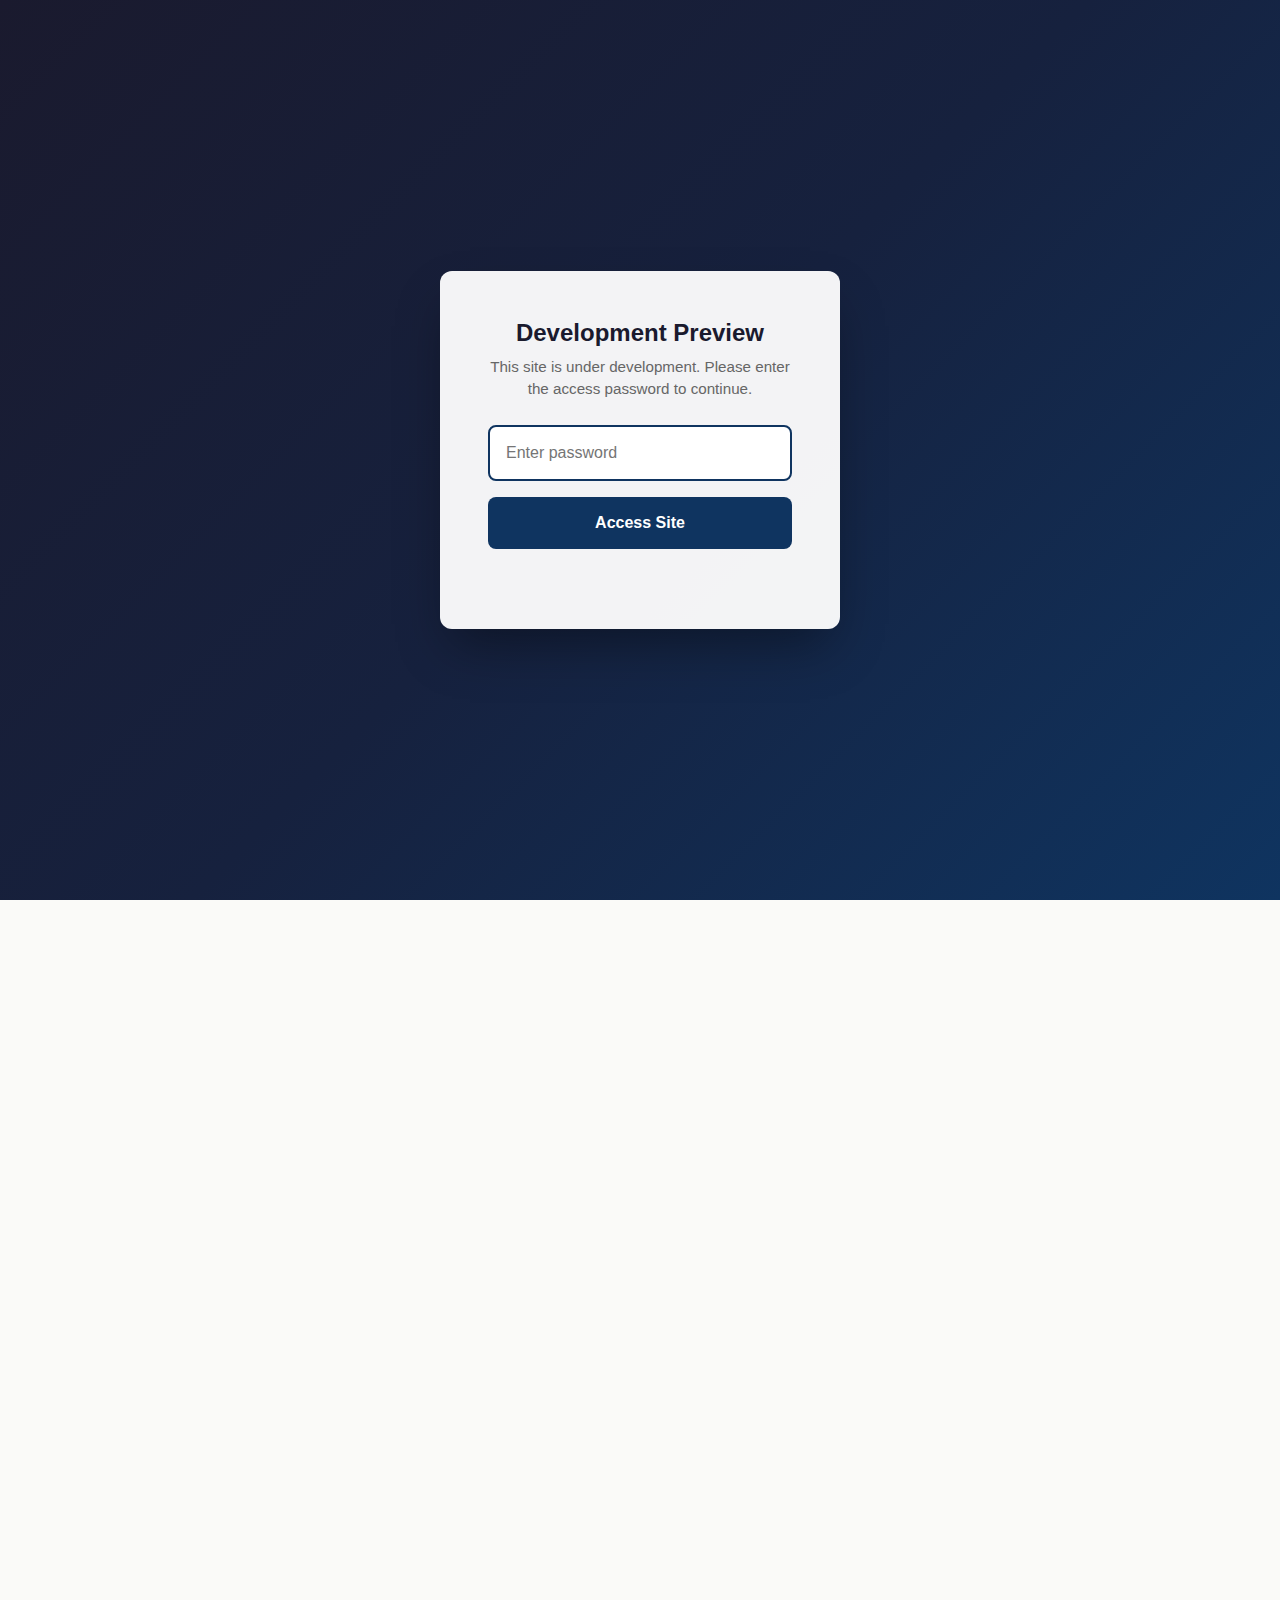
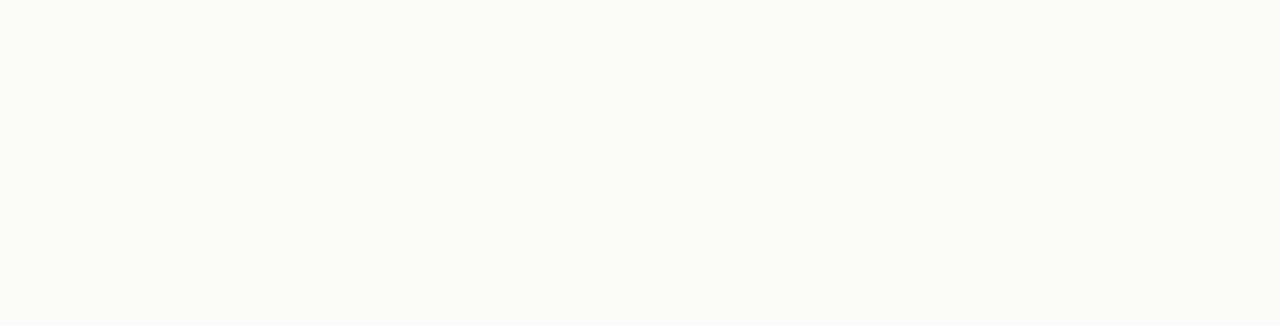
<file: pages/inclusion.html>
<!doctype html>
<html lang="en">
<head>
  <!-- DEV GATE - Remove this line at launch -->
  <script src="../assets/js/dev-gate.js"></script>
  <meta charset="utf-8" />
  <meta name="viewport" content="width=device-width, initial-scale=1" />
  <title>Diversity & Inclusion — CAIS 2026</title>
  
  <!-- Canonical URL -->
  <link rel="canonical" href="https://caisconf.org/pages/inclusion.html" />
  
  <link href="https://cdn.jsdelivr.net/npm/bootstrap@5.3.3/dist/css/bootstrap.min.css" rel="stylesheet" />
  <link href="https://cdn.jsdelivr.net/npm/bootstrap-icons@1.11.3/font/bootstrap-icons.min.css" rel="stylesheet" />
  
  <style>
    /* ============================================
       CAIS 2026 - Design System
       Color Palette: Terracotta + Olive + Warm Monochrome
       ============================================ */

    :root {
      /* Terracotta System (Primary Accent - 20-25% max) */
      --terracotta-deep: #B8593E;
      --terracotta-medium: #C4735A;
      --terracotta-light: #D89380;

      /* Olive System (CMPND Connection - 10-15%) */
      --olive-moss: #6B7F5A;
      --olive-clay: #956C58;
      --olive-sage: #8A9E78;

      /* Warm Monochrome Foundation (60-70%) */
      --seasalt: #FAFAF8;
      --eerie-black: #252523;
      --davys-gray: #5E5D59;
      --silver: #C7C6C5;
      --platinum: #e8e7e7;
    }

    body { 
      color: var(--eerie-black);
      background-color: var(--seasalt);
      font-synthesis-weight: none;
    }

    h1, h2, h3, h4, h5, h6, p { 
      color: var(--eerie-black);
    }

    /* Hero Section */
    .coc-hero {
      position: relative;
      background: url('../assets/images/hero ultralight gradient.png') center/cover no-repeat;
      color: var(--eerie-black);
      padding: 4.5rem 0;
    }

    .coc-hero h1, .coc-hero p {
      color: var(--eerie-black);
    }

    /* Navigation */
    .navbar {
      background-color: var(--seasalt) !important;
      border-bottom: 1px solid var(--platinum);
    }

    .navbar-brand {
      padding: 0;
      padding-top: 2px; /* Offset nav-link border-bottom */
    }

    .nav-link {
      color: var(--eerie-black) !important;
      font-weight: 500;
      border-bottom: 2px solid transparent;
      transition: border-color 200ms linear;
    }

    .nav-link:hover {
      color: var(--eerie-black) !important;
      border-bottom: 2px solid var(--terracotta-deep);
    }

    .nav-link.active {
      color: var(--eerie-black) !important;
      border-bottom: 2px solid var(--terracotta-deep);
    }

    .nav-link.disabled {
      color: var(--silver) !important;
      border-bottom: 2px solid transparent;
    }

    /* Component Styles */
    .section-title { 
      font-weight: 700; 
      letter-spacing: .2px; 
      margin-top: 0;
      color: var(--eerie-black);
    }

    .card, .card-quiet, .info-card {
      border: 1px solid var(--silver);
      border-radius: 4px;
      padding: 1.5rem;
      background: var(--seasalt);
      transition: border-color 200ms linear;
      height: 100%;
    }

    .card:hover, .card-quiet:hover, .info-card:hover {
      border-color: var(--olive-moss);
    }

    .highlight-box {
      background: rgba(149, 108, 88, 0.05);
      padding: 1.5rem;
      border-radius: 4px;
      height: 100%;
      border: 1px solid var(--platinum);
    }

    .quick-links-callout {
      background: rgba(149, 108, 88, 0.05);
      border-radius: 4px;
      padding: 1.5rem;
      border: 1px solid var(--platinum);
    }

    .banded {
      background: rgba(232, 231, 231, 0.3);
      padding: 2rem;
      border-radius: 4px;
      border: 1px solid var(--platinum);
    }

    /* Buttons */
    .btn-primary {
      background: transparent;
      border: 2px solid var(--terracotta-deep);
      color: var(--terracotta-deep);
      border-radius: 4px;
      font-weight: 600;
      transition: background-color 200ms linear, color 200ms linear;
    }

    .btn-primary:hover {
      background: var(--terracotta-deep);
      border-color: var(--terracotta-deep);
      color: var(--seasalt);
    }

    .btn-outline-primary {
      background: transparent;
      border: 2px solid var(--terracotta-deep);
      color: var(--terracotta-deep);
      border-radius: 4px;
      font-weight: 600;
      transition: background-color 200ms linear, color 200ms linear;
    }

    .btn-outline-primary:hover {
      background: var(--terracotta-deep);
      border-color: var(--terracotta-deep);
      color: var(--seasalt);
    }

    /* Links */
    a {
      color: var(--terracotta-deep);
      text-decoration: none;
      transition: color 200ms linear;
    }

    a:hover {
      color: var(--terracotta-medium);
      text-decoration: underline;
    }

    a:focus, button:focus, .btn:focus {
      outline: 2px solid var(--terracotta-deep);
      outline-offset: 2px;
    }

    /* Utility Classes */
    .border-primary {
      border-color: var(--terracotta-deep) !important;
    }

    .bg-primary {
      background-color: var(--terracotta-deep) !important;
    }

    .bg-light {
      background-color: var(--platinum) !important;
    }

    .text-primary {
      color: var(--terracotta-deep) !important;
    }

    .text-muted {
      color: var(--davys-gray) !important;
    }

    /* Footer */
    footer {
      background-color: var(--platinum);
      color: var(--eerie-black);
      border-top: 1px solid var(--silver);
    }

    footer a {
      color: var(--eerie-black);
      text-decoration: none;
    }

    footer a:hover {
      color: var(--olive-moss);
      text-decoration: underline;
    }

    /* Additional Styles */
    .intro-text { 
      font-size: 14pt; 
    }

    /* Accessibility */
    .visually-hidden-focusable:not(:focus):not(:focus-within) {
      position: absolute !important;
      width: 1px !important;
      height: 1px !important;
      padding: 0 !important;
      margin: -1px !important;
      overflow: hidden !important;
      clip: rect(0,0,0,0) !important;
      white-space: nowrap !important;
      border: 0 !important;
    }

    .visually-hidden-focusable:focus,
    .visually-hidden-focusable:focus-within {
      position: static !important;
      width: auto !important;
      height: auto !important;
      overflow: visible !important;
      clip: auto !important;
      white-space: normal !important;
    }

    /* Print Styles */
    @media print {
      .navbar, footer, .btn {
        display: none;
      }
      
      body {
        color: #000;
      }
      
      a {
        text-decoration: none;
        color: #000;
      }
      
      a[href^="http"]:after {
        content: " (" attr(href) ")";
        font-size: 90%;
      }
    }
  </style>
</head>
<body>
  <!-- Skip to main content -->
  <a href="#main" class="visually-hidden-focusable">Skip to main content</a>

  <nav class="navbar navbar-expand-lg bg-white border-bottom sticky-top" aria-label="Primary navigation">
    <div class="container">
      <a class="navbar-brand d-flex align-items-center" href="../index.html" aria-label="CAIS 2026 Home">
        <img src="../assets/images/CAIS Logo Long.svg" 
             alt="CAIS 2026" 
             class="brand-logo" 
             loading="eager" 
             decoding="async" 
             style="max-height:6vh; height:auto; width:auto;" />
      </a>
      <button class="navbar-toggler" type="button" data-bs-toggle="collapse" data-bs-target="#navMain" aria-controls="navMain" aria-expanded="false" aria-label="Toggle navigation">
        <span class="navbar-toggler-icon"></span>
      </button>
      <div id="navMain" class="collapse navbar-collapse">
        <ul class="navbar-nav ms-auto">
          <li class="nav-item"><a class="nav-link" href="../index.html#why">Why CAIS</a></li>
          <li class="nav-item"><a class="nav-link" href="../index.html#program">Program</a></li>
          <li class="nav-item"><a class="nav-link disabled" href="#" aria-disabled="true">Call for Papers</a></li>
          <li class="nav-item"><a class="nav-link" href="mailto:contact@caisconf.org">Contact</a></li>
        </ul>
      </div>
    </div>
  </nav>

  <header class="coc-hero">
    <div class="container">
      <h1 class="display-6 fw-bold">Diversity, Equity &amp; Inclusion</h1>
      <p class="lead mb-0">Building an equitable and welcoming conference community</p>
    </div>
  </header>

  <main id="main" class="container py-5">
    <!-- Intro -->
    <div class="row mb-5">
      <div class="col-lg-10 mx-auto">
        <p class="intro-text">CAIS 2026 is committed to fostering a diverse, equitable, and inclusive environment where all participants—regardless of identity, background, career stage, or institutional affiliation—can contribute, learn, and thrive. We recognize that diverse perspectives strengthen research and innovation in AI systems.</p>
      </div>
    </div>

    <!-- Core Commitments -->
    <section class="mb-5">
      <div class="row g-4">
        <div class="col-md-6">
          <div class="info-card">
            <h2 class="section-title h5">Our Commitment</h2>
            <p>We are committed to creating an environment free from discrimination and harassment based on:</p>
            <ul class="mb-0">
              <li>Race, color, ethnicity, or national origin</li>
              <li>Gender identity or expression</li>
              <li>Sexual orientation</li>
              <li>Disability (visible or invisible)</li>
              <li>Age</li>
              <li>Religion or belief system</li>
              <li>Socioeconomic status or educational background</li>
              <li>Career stage or institutional affiliation</li>
            </ul>
          </div>
        </div>
        <div class="col-md-6">
          <div class="info-card">
            <h2 class="section-title h5">What This Means in Practice</h2>
            <ul class="mb-0">
              <li>Equitable review processes with anti-bias training for reviewers</li>
              <li>Accessible venue and accommodations (see <a href="./accessibility.html">Accessibility page</a>)</li>
              <li>Financial support through travel grants prioritizing underrepresented groups</li>
              <li>Mentorship programs connecting junior and senior researchers</li>
              <li>Diverse representation in organizing committees, program committees, and invited speakers</li>
              <li>Safe reporting mechanisms for concerns (see <a href="./codeofconduct.html">Code of Conduct</a>)</li>
            </ul>
          </div>
        </div>
      </div>
    </section>

    <!-- Venue & Vendor Requirements -->
    <section class="banded mb-5">
      <h2 class="section-title h4 mb-3">Venue &amp; Vendor Requirements</h2>
      <p>All venue and vendor contracts include non-discrimination clauses. Per ACM policy, CAIS reserves the right to cancel contracts without penalty if local or state legislation is enacted that:</p>
      <ul>
        <li>Repeals existing legal protections for protected groups</li>
        <li>Allows discrimination in employment, housing, or public accommodations</li>
        <li>Prohibits individuals from accessing facilities based on protected characteristics</li>
      </ul>
      <p class="mb-0">This ensures our conference can maintain its commitment to inclusion regardless of changing local policies.</p>
    </section>

    <!-- Support & Resources -->
    <section class="mb-5">
      <div class="row g-4">
        <div class="col-md-6 col-lg-4">
          <div class="info-card">
            <h2 class="section-title h5">Travel Grants</h2>
            <p>We offer travel grants to support participation by researchers from underrepresented groups and those facing financial barriers. Application details will be posted with registration information.</p>
          </div>
        </div>
        <div class="col-md-6 col-lg-4">
          <div class="info-card">
            <h2 class="section-title h5">Childcare Support</h2>
            <p>Lactation rooms will be available. We welcome supervised children in public conference areas. Contact us for local childcare referrals.</p>
          </div>
        </div>
        <div class="col-md-6 col-lg-4">
          <div class="highlight-box">
            <h2 class="section-title h5">Contact DEI Team</h2>
            <p>Questions, concerns, or suggestions about diversity, equity, and inclusion?</p>
            <p class="mb-0"><strong>Email:</strong> <a href="mailto:contact@caisconf.org">contact@caisconf.org</a></p>
          </div>
        </div>
      </div>
    </section>

    <!-- Related Policies -->
    <section class="mb-5">
      <h2 class="section-title h4 mb-3">Related Policies</h2>
      <div class="row g-3">
        <div class="col-md-4">
          <div class="card card-quiet p-3">
            <h3 class="h6 fw-bold mb-2">Code of Conduct</h3>
            <p class="mb-2 small">Professional behavior expectations and reporting procedures</p>
            <a href="./codeofconduct.html" class="stretched-link">Read policy</a>
          </div>
        </div>
        <div class="col-md-4">
          <div class="card card-quiet p-3">
            <h3 class="h6 fw-bold mb-2">Accessibility</h3>
            <p class="mb-2 small">Physical access, accommodations, and assistive services</p>
            <a href="./accessibility.html" class="stretched-link">Read policy</a>
          </div>
        </div>
        <div class="col-md-4">
          <div class="card card-quiet p-3">
            <h3 class="h6 fw-bold mb-2">ACM Diversity & Inclusion</h3>
            <p class="mb-2 small">ACM's broader organizational commitment</p>
            <a href="https://www.acm.org/diversity-inclusion" class="stretched-link" target="_blank" rel="noopener">Visit ACM site</a>
          </div>
        </div>
      </div>
    </section>
  </main>

  <footer class="pt-5 pb-4">
    <div class="container d-flex justify-content-between align-items-center">
      <small>© 2026 CAIS — ACM Conference on Agentic and AI Systems</small>
      <a class="small" href="../index.html">Back to Home</a>
    </div>
  </footer>

  <script src="https://cdn.jsdelivr.net/npm/bootstrap@5.3.3/dist/js/bootstrap.bundle.min.js" defer></script>
</body>
</html>
</file>
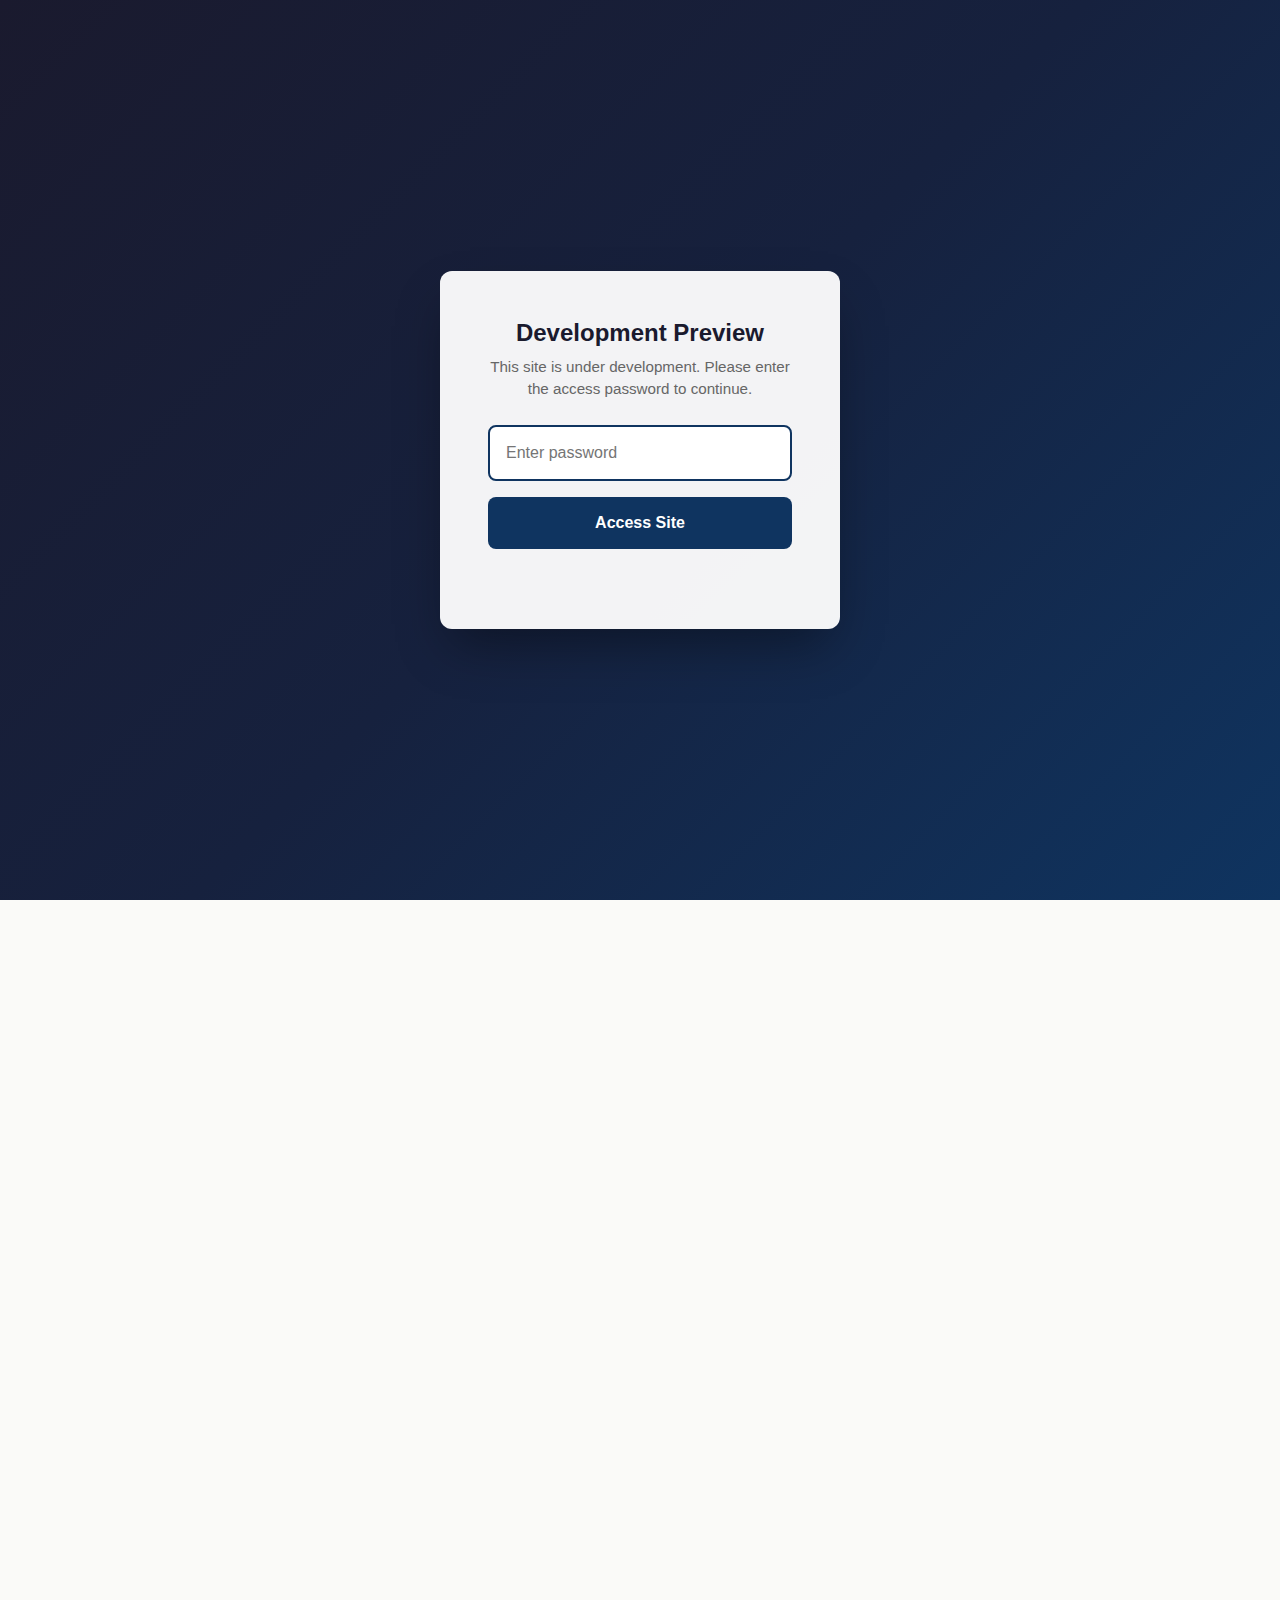
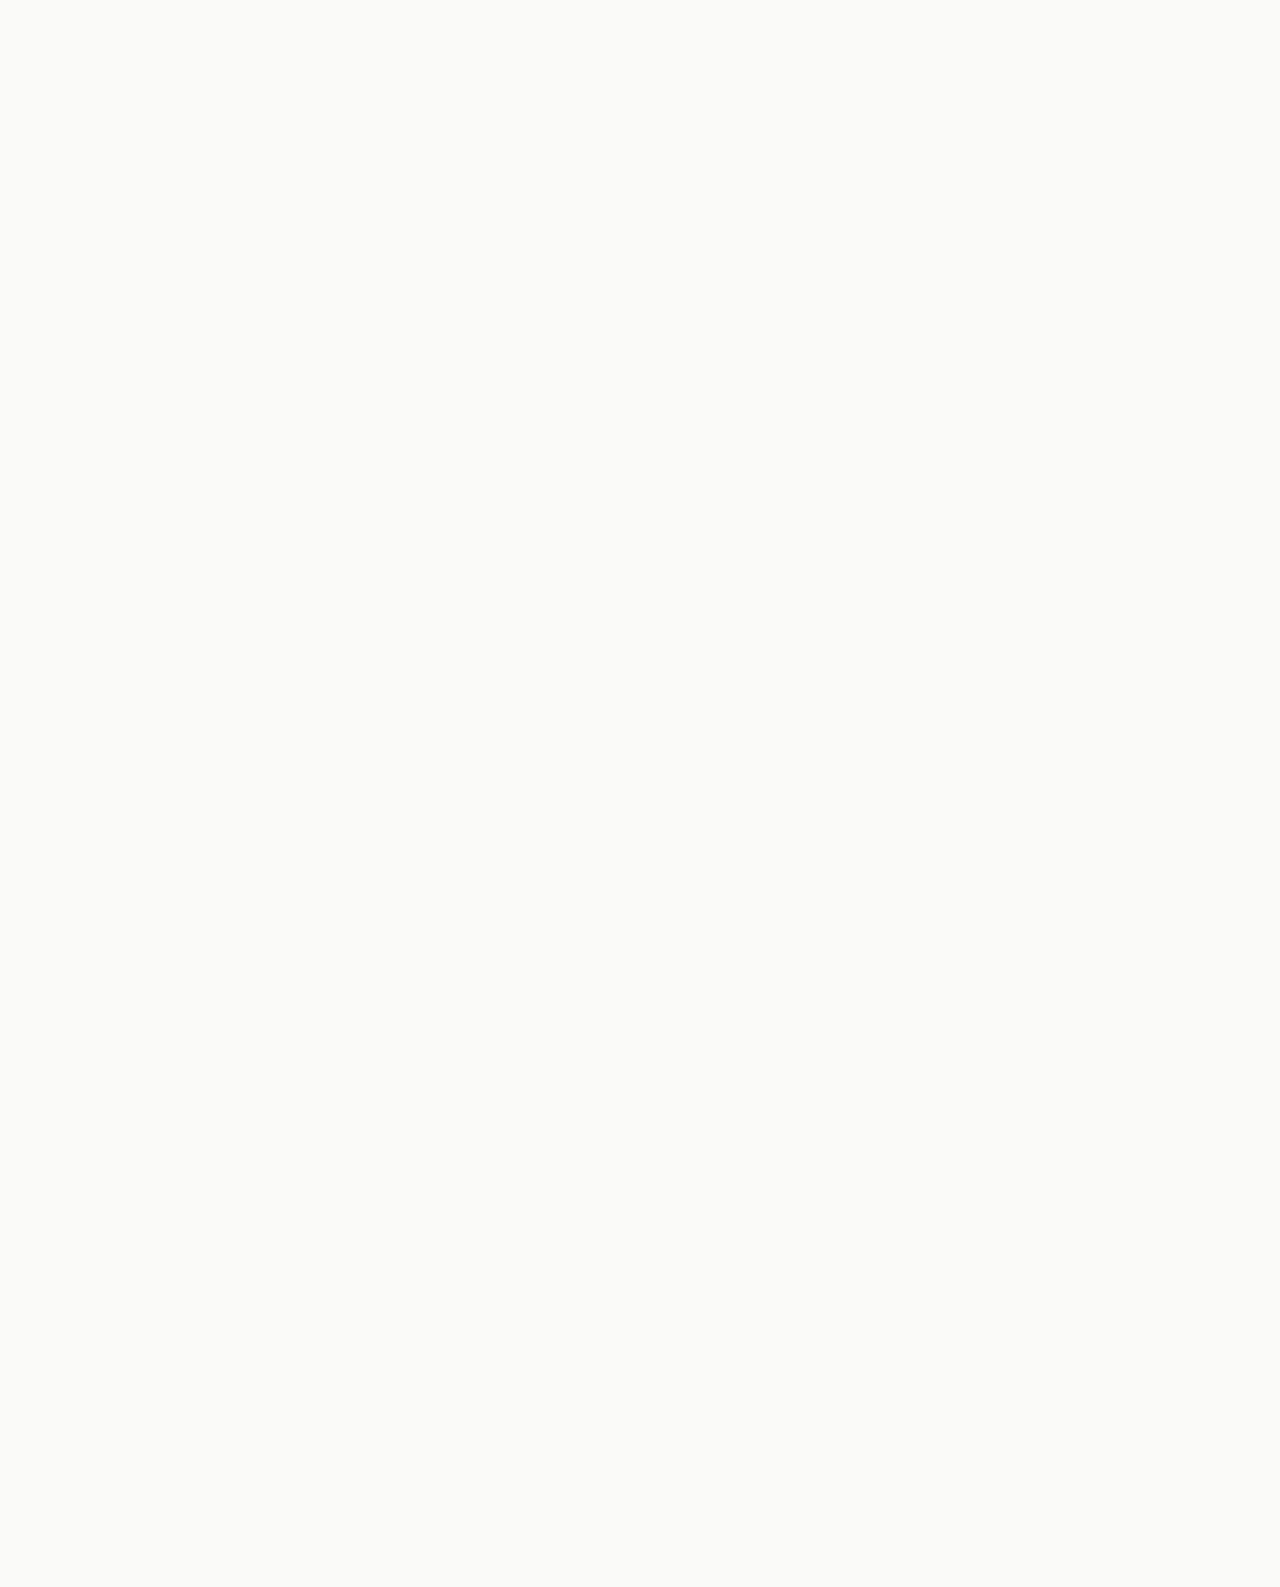
<file: pages/recording-media.html>
<!doctype html>
<html lang="en">
<head>
  <!-- DEV GATE - Remove this line at launch -->
  <script src="../assets/js/dev-gate.js"></script>
  <meta charset="utf-8" />
  <meta name="viewport" content="width=device-width, initial-scale=1" />
  <title>Recording & Media Policy — CAIS 2026</title>
  
  <!-- Canonical URL -->
  <link rel="canonical" href="https://caisconf.org/pages/recording-media.html" />
  
  <link href="https://cdn.jsdelivr.net/npm/bootstrap@5.3.3/dist/css/bootstrap.min.css" rel="stylesheet" />
  <link href="https://cdn.jsdelivr.net/npm/bootstrap-icons@1.11.3/font/bootstrap-icons.min.css" rel="stylesheet" />
  
  <style>
    /* ============================================
       CAIS 2026 - Design System
       Color Palette: Terracotta + Olive + Warm Monochrome
       ============================================ */

    :root {
      /* Terracotta System (Primary Accent - 20-25% max) */
      --terracotta-deep: #B8593E;
      --terracotta-medium: #C4735A;
      --terracotta-light: #D89380;

      /* Olive System (CMPND Connection - 10-15%) */
      --olive-moss: #6B7F5A;
      --olive-clay: #956C58;
      --olive-sage: #8A9E78;

      /* Warm Monochrome Foundation (60-70%) */
      --seasalt: #FAFAF8;
      --eerie-black: #252523;
      --davys-gray: #5E5D59;
      --silver: #C7C6C5;
      --platinum: #e8e7e7;
    }

    body { 
      color: var(--eerie-black);
      background-color: var(--seasalt);
      font-synthesis-weight: none;
    }

    h1, h2, h3, h4, h5, h6, p { 
      color: var(--eerie-black);
    }

    /* Hero Section */
    .coc-hero {
      position: relative;
      background: url('../assets/images/hero ultralight gradient.png') center/cover no-repeat;
      color: var(--eerie-black);
      padding: 4.5rem 0;
    }

    .coc-hero h1, .coc-hero p {
      color: var(--eerie-black);
    }

    /* Navigation */
    .navbar {
      background-color: var(--seasalt) !important;
      border-bottom: 1px solid var(--platinum);
    }

    .navbar-brand {
      padding: 0;
      padding-top: 2px; /* Offset nav-link border-bottom */
    }

    .nav-link {
      color: var(--eerie-black) !important;
      font-weight: 500;
      border-bottom: 2px solid transparent;
      transition: border-color 200ms linear;
    }

    .nav-link:hover {
      color: var(--eerie-black) !important;
      border-bottom: 2px solid var(--terracotta-deep);
    }

    .nav-link.active {
      color: var(--eerie-black) !important;
      border-bottom: 2px solid var(--terracotta-deep);
    }

    .nav-link.disabled {
      color: var(--silver) !important;
      border-bottom: 2px solid transparent;
    }

    /* Component Styles */
    .section-title { 
      font-weight: 700; 
      letter-spacing: .2px; 
      margin-top: 0;
      color: var(--eerie-black);
    }

    .card, .card-quiet, .info-card {
      border: 1px solid var(--silver);
      border-radius: 4px;
      padding: 1.5rem;
      background: var(--seasalt);
      transition: border-color 200ms linear;
      height: 100%;
    }

    .card:hover, .card-quiet:hover, .info-card:hover {
      border-color: var(--olive-moss);
    }

    .highlight-box {
      background: rgba(149, 108, 88, 0.05);
      padding: 1.5rem;
      border-radius: 4px;
      height: 100%;
      border: 1px solid var(--platinum);
    }

    .quick-links-callout {
      background: rgba(149, 108, 88, 0.05);
      border-radius: 4px;
      padding: 1.5rem;
      border: 1px solid var(--platinum);
    }

    .banded {
      background: rgba(232, 231, 231, 0.3);
      padding: 2rem;
      border-radius: 4px;
      border: 1px solid var(--platinum);
    }

    /* Buttons */
    .btn-primary {
      background: transparent;
      border: 2px solid var(--terracotta-deep);
      color: var(--terracotta-deep);
      border-radius: 4px;
      font-weight: 600;
      transition: background-color 200ms linear, color 200ms linear;
    }

    .btn-primary:hover {
      background: var(--terracotta-deep);
      border-color: var(--terracotta-deep);
      color: var(--seasalt);
    }

    .btn-outline-primary {
      background: transparent;
      border: 2px solid var(--terracotta-deep);
      color: var(--terracotta-deep);
      border-radius: 4px;
      font-weight: 600;
      transition: background-color 200ms linear, color 200ms linear;
    }

    .btn-outline-primary:hover {
      background: var(--terracotta-deep);
      border-color: var(--terracotta-deep);
      color: var(--seasalt);
    }

    /* Links */
    a {
      color: var(--terracotta-deep);
      text-decoration: none;
      transition: color 200ms linear;
    }

    a:hover {
      color: var(--terracotta-medium);
      text-decoration: underline;
    }

    a:focus, button:focus, .btn:focus {
      outline: 2px solid var(--terracotta-deep);
      outline-offset: 2px;
    }

    /* Utility Classes */
    .border-primary {
      border-color: var(--terracotta-deep) !important;
    }

    .bg-primary {
      background-color: var(--terracotta-deep) !important;
    }

    .bg-light {
      background-color: var(--platinum) !important;
    }

    .text-primary {
      color: var(--terracotta-deep) !important;
    }

    .text-muted {
      color: var(--davys-gray) !important;
    }

    /* Footer */
    footer {
      background-color: var(--platinum);
      color: var(--eerie-black);
      border-top: 1px solid var(--silver);
    }

    footer a {
      color: var(--eerie-black);
      text-decoration: none;
    }

    footer a:hover {
      color: var(--olive-moss);
      text-decoration: underline;
    }

    /* Additional Styles */
    .intro-text { 
      font-size: 14pt; 
    }

    /* Accessibility */
    .visually-hidden-focusable:not(:focus):not(:focus-within) {
      position: absolute !important;
      width: 1px !important;
      height: 1px !important;
      padding: 0 !important;
      margin: -1px !important;
      overflow: hidden !important;
      clip: rect(0,0,0,0) !important;
      white-space: nowrap !important;
      border: 0 !important;
    }

    .visually-hidden-focusable:focus,
    .visually-hidden-focusable:focus-within {
      position: static !important;
      width: auto !important;
      height: auto !important;
      overflow: visible !important;
      clip: auto !important;
      white-space: normal !important;
    }

    /* Print Styles */
    @media print {
      .navbar, footer, .btn {
        display: none;
      }
      
      body {
        color: #000;
      }
      
      a {
        text-decoration: none;
        color: #000;
      }
      
      a[href^="http"]:after {
        content: " (" attr(href) ")";
        font-size: 90%;
      }
    }
  </style>
</head>
<body>
  <!-- Skip to main content -->
  <a href="#main" class="visually-hidden-focusable">Skip to main content</a>

  <nav class="navbar navbar-expand-lg bg-white border-bottom sticky-top" aria-label="Primary navigation">
    <div class="container">
      <a class="navbar-brand d-flex align-items-center" href="../index.html" aria-label="CAIS 2026 Home">
        <img src="../assets/images/CAIS Logo Long.svg" 
             alt="CAIS 2026" 
             class="brand-logo" 
             loading="eager" 
             decoding="async" 
             style="max-height:6vh; height:auto; width:auto;" />
      </a>
      <button class="navbar-toggler" type="button" data-bs-toggle="collapse" data-bs-target="#navMain" aria-controls="navMain" aria-expanded="false" aria-label="Toggle navigation">
        <span class="navbar-toggler-icon"></span>
      </button>
      <div id="navMain" class="collapse navbar-collapse">
        <ul class="navbar-nav ms-auto">
          <li class="nav-item"><a class="nav-link" href="../index.html#why">Why CAIS</a></li>
          <li class="nav-item"><a class="nav-link" href="../index.html#program">Program</a></li>
          <li class="nav-item"><a class="nav-link disabled" href="#" aria-disabled="true">Call for Papers</a></li>
          <li class="nav-item"><a class="nav-link" href="mailto:contact@caisconf.org">Contact</a></li>
        </ul>
      </div>
    </div>
  </nav>

  <header class="coc-hero">
    <div class="container">
      <h1 class="display-6 fw-bold">Recording &amp; Media Policy</h1>
      <p class="lead mb-0">Guidelines for photography, recording, and media use</p>
    </div>
  </header>

  <main id="main" class="container py-5">
    <!-- Intro -->
    <div class="row mb-5">
      <div class="col-lg-10 mx-auto">
        <p class="intro-text">CAIS 2026 encourages documentation and sharing of research presentations while respecting individual privacy, intellectual property, and presenter preferences. This policy outlines what is permitted and how to engage responsibly with conference content.</p>
      </div>
    </div>

    <!-- Program Content Recording -->
    <section class="mb-5">
      <h2 class="section-title h4 mb-3">Recording Program Content</h2>
      <div class="row g-4">
        <div class="col-md-6">
          <div class="info-card">
            <h3 class="h6 fw-bold">What's Permitted</h3>
            <ul class="mb-0">
              <li><strong>Photography and video</strong> of presentations, slides, posters, and demos is generally permitted unless otherwise indicated</li>
              <li><strong>Audio recording</strong> of sessions for personal reference</li>
              <li><strong>Note-taking and screenshots</strong> for academic purposes</li>
              <li><strong>Social media sharing</strong> with proper attribution</li>
            </ul>
          </div>
        </div>
        <div class="col-md-6">
          <div class="info-card">
            <h3 class="h6 fw-bold">Restrictions</h3>
            <ul class="mb-0">
              <li><strong>No recording</strong> when a presenter, session chair, or organizer indicates content is off-the-record</li>
              <li><strong>Respect "no photo/video" indicators</strong> displayed on slides or stated verbally</li>
              <li><strong>No recording</strong> during closed sessions, workshops requiring NDA, or informal discussions unless all parties consent</li>
              <li><strong>No flash photography</strong> during presentations</li>
            </ul>
          </div>
        </div>
      </div>
    </section>

    <!-- Individual Privacy -->
    <section class="banded mb-5">
      <h2 class="section-title h4 mb-3">Individual Privacy &amp; Consent</h2>
      <div class="row g-4">
        <div class="col-md-6">
          <h3 class="h6 fw-bold">Photographing or Recording Individuals</h3>
          <p><strong>Always obtain consent</strong> before photographing or recording identifiable individuals, especially in close-up or candid situations.</p>
          <p><strong>Respect opt-out indicators:</strong> Some attendees may wear badges, stickers, or lanyards indicating they do not wish to be photographed. Honor these preferences.</p>
          <p class="mb-0"><strong>Group settings:</strong> Wide shots of audience or poster sessions are generally acceptable, but avoid focusing on specific individuals without permission.</p>
        </div>
        <div class="col-md-6">
          <h3 class="h6 fw-bold">Social Media &amp; Publication</h3>
          <p><strong>Attribution:</strong> When sharing photos or quotes, credit the presenter/author and include the session/paper title when possible.</p>
          <p><strong>Context matters:</strong> Avoid misrepresenting content or taking quotes out of context.</p>
          <p><strong>Tagging:</strong> Do not tag individuals in photos without their permission.</p>
          <p class="mb-0"><strong>Removal requests:</strong> If someone requests removal of content featuring them, comply promptly.</p>
        </div>
      </div>
    </section>

    <!-- Official Conference Recording -->
    <section class="mb-5">
      <h2 class="section-title h4 mb-3">Official Conference Recording &amp; Streaming</h2>
      <div class="row g-4">
        <div class="col-lg-8">
          <div class="info-card">
            <h3 class="h6 fw-bold">What We Record</h3>
            <p>CAIS 2026 may record and livestream select sessions, including:</p>
            <ul>
              <li>Keynote presentations</li>
              <li>Plenary sessions and invited talks</li>
              <li>Select paper presentations and panels</li>
            </ul>
            <p><strong>Presenter consent:</strong> All presenters are notified in advance when sessions will be recorded. Presenters may opt out of recording.</p>
            <p><strong>Audience participation:</strong> If you ask a question or make a comment during a recorded session, you may be captured in the recording.</p>
            <p class="mb-0"><strong>Access:</strong> Recorded sessions will be made available to registered participants and may be published on the ACM Digital Library or conference website with appropriate permissions.</p>
          </div>
        </div>
        <div class="col-lg-4">
          <div class="highlight-box">
            <h3 class="h6 fw-bold">Opting Out</h3>
            <p><strong>Presenters:</strong> Contact program chairs if you do not wish your session to be recorded.</p>
            <p><strong>Attendees:</strong> Sit outside camera view or refrain from speaking during recorded Q&A if you prefer not to be captured.</p>
            <p class="mb-0 small">Recording indicators will be clearly posted at session entrances.</p>
          </div>
        </div>
      </div>
    </section>

    <!-- Press & Media -->
    <section class="mb-5">
      <h2 class="section-title h4 mb-3">Press &amp; Credentialed Media</h2>
      <p>Credentialed press and media representatives are welcome at CAIS 2026 and must follow these guidelines:</p>
      <ul>
        <li><strong>Registration required:</strong> All media must register for press credentials in advance</li>
        <li><strong>Identification:</strong> Press badges must be worn and visible at all times</li>
        <li><strong>Session access:</strong> Media may attend sessions unless specifically designated as closed or embargoed</li>
        <li><strong>Interviews:</strong> Obtain explicit consent before interviewing or photographing attendees</li>
        <li><strong>Embargo periods:</strong> Respect any embargo dates communicated by presenters or organizers</li>
        <li><strong>Attribution:</strong> Properly credit researchers, institutions, and CAIS 2026</li>
      </ul>
      <p class="mb-0">For press credentials or media inquiries, contact: <a href="mailto:contact@caisconf.org">contact@caisconf.org</a></p>
    </section>

    <!-- Intellectual Property -->
    <section class="banded mb-5">
      <h2 class="section-title h4 mb-3">Intellectual Property &amp; Copyright</h2>
      <p><strong>Presenter rights:</strong> Presenters retain copyright to their work. Recording, photographing, or sharing content does not grant rights to republish, redistribute, or use content commercially without permission.</p>
      <p><strong>Permitted use:</strong> Personal academic reference, fair use citations with attribution, and sharing on social media with credit are generally acceptable.</p>
      <p><strong>Prohibited use:</strong> Do not reproduce slides, papers, or presentations in full without permission. Do not use conference content for commercial purposes.</p>
      <p class="mb-0"><strong>Questions about use rights:</strong> Contact the original authors or presenters directly for permission to reuse content beyond fair use.</p>
    </section>

    <!-- Reporting Issues -->
    <section class="mb-5">
      <div class="row g-4">
        <div class="col-lg-8">
          <div class="info-card">
            <h2 class="section-title h5">Reporting Violations or Concerns</h2>
            <p>If you observe violations of this policy or have concerns about how you've been photographed or recorded:</p>
            <ul>
              <li>Contact conference staff immediately (look for STAFF badges)</li>
              <li>Email <a href="mailto:contact@caisconf.org">contact@caisconf.org</a></li>
              <li>Speak with a session chair or organizer</li>
            </ul>
            <p class="mb-0">Violations may result in removal of recording privileges, ejection from sessions, or other consequences per our <a href="./codeofconduct.html">Code of Conduct</a>.</p>
          </div>
        </div>
        <div class="col-lg-4">
          <div class="highlight-box">
            <h2 class="section-title h5">Quick Reference</h2>
            <p class="small mb-2"><strong>Can I photo/record presentations?</strong><br>Yes, unless indicated otherwise</p>
            <p class="small mb-2"><strong>Can I photo people?</strong><br>Ask permission first</p>
            <p class="small mb-2"><strong>Can I share on social media?</strong><br>Yes, with attribution</p>
            <p class="small mb-0"><strong>Can I use content commercially?</strong><br>No, not without permission</p>
          </div>
        </div>
      </div>
    </section>

    <!-- Related Policies -->
    <section class="mb-5">
      <h2 class="section-title h4 mb-3">Related Policies</h2>
      <div class="row g-3">
        <div class="col-md-4">
          <div class="card card-quiet p-3">
            <h3 class="h6 fw-bold mb-2">Code of Conduct</h3>
            <p class="mb-2 small">Professional behavior expectations and reporting</p>
            <a href="./codeofconduct.html" class="stretched-link">Read policy</a>
          </div>
        </div>
        <div class="col-md-4">
          <div class="card card-quiet p-3">
            <h3 class="h6 fw-bold mb-2">Accessibility</h3>
            <p class="mb-2 small">Accommodations and inclusive practices</p>
            <a href="./accessibility.html" class="stretched-link">Read policy</a>
          </div>
        </div>
        <div class="col-md-4">
          <div class="card card-quiet p-3">
            <h3 class="h6 fw-bold mb-2">ACM Publications Policy</h3>
            <p class="mb-2 small">Copyright and intellectual property guidance</p>
            <a href="https://www.acm.org/publications/policies" class="stretched-link" target="_blank" rel="noopener">Visit ACM site</a>
          </div>
        </div>
      </div>
    </section>
  </main>

  <footer class="pt-5 pb-4">
    <div class="container d-flex justify-content-between align-items-center">
      <small>© 2026 CAIS — ACM Conference on Agentic and AI Systems</small>
      <a class="small" href="../index.html">Back to Home</a>
    </div>
  </footer>

  <script src="https://cdn.jsdelivr.net/npm/bootstrap@5.3.3/dist/js/bootstrap.bundle.min.js" defer></script>
</body>
</html>
</file>
<file: assets/css/styles.css>
:root {
  --cais-blue: #1e4aa8;
  --cais-blue-2: #183d8c;
  --cais-ink: #333333;
  --cais-accent: #29ba96;
}

body { 
  color: var(--cais-ink); 
  font-synthesis-weight: none; 
}

h1,h2,h3,h4,h5,h6,p { 
  color: #333333; 
}

/* Hero sections */
.hero, .coc-hero, .cfp-hero {
  position: relative;
  background: url('../images/CAIS_hero1.png') center/cover no-repeat;
  color: #fff;
  padding: 4.5rem 0;
}

.hero h1, .hero p,
.coc-hero h1, .coc-hero p,
.cfp-hero h1, .cfp-hero p {
  color: #fff;
}

.badge-cais { background: var(--cais-accent); }

/* Shared elements */
.section-title { font-weight: 700; letter-spacing: .2px; margin-top:0; }
.anchor { scroll-margin-top: 84px; }

/* Cards */
.card-quiet, .info-card {
  border: 1px solid #dee3ec;
  border-radius: .5rem;
  padding: 1.5rem;
  background: #fff;
  transition: transform .15s ease, box-shadow .15s ease, border-color .15s ease;
}
.card-quiet:hover, .info-card:hover {
  transform: translateY(-2px);
  box-shadow: 0 6px 20px rgba(0,0,0,.06);
  border-color: #cfd7e6;
}

.program-card .ratio {
  background:#000;
  border-radius:.5rem;
  overflow:hidden;
}

.program-card img.program-img {
  width:100%; height:100%; object-fit:cover; display:block;
}

.highlight-box {
  background:#e9f2fb;
  padding:1.5rem;
  border-radius:.5rem;
  height:100%;
}

.quick-links-callout {
  background:#f1f3f9;
  border-radius:.5rem;
  padding:1.5rem;
}

.banded {
  background:#f8f9fb;
  padding:2rem;
  border-radius:.5rem;
}
```
</file>
